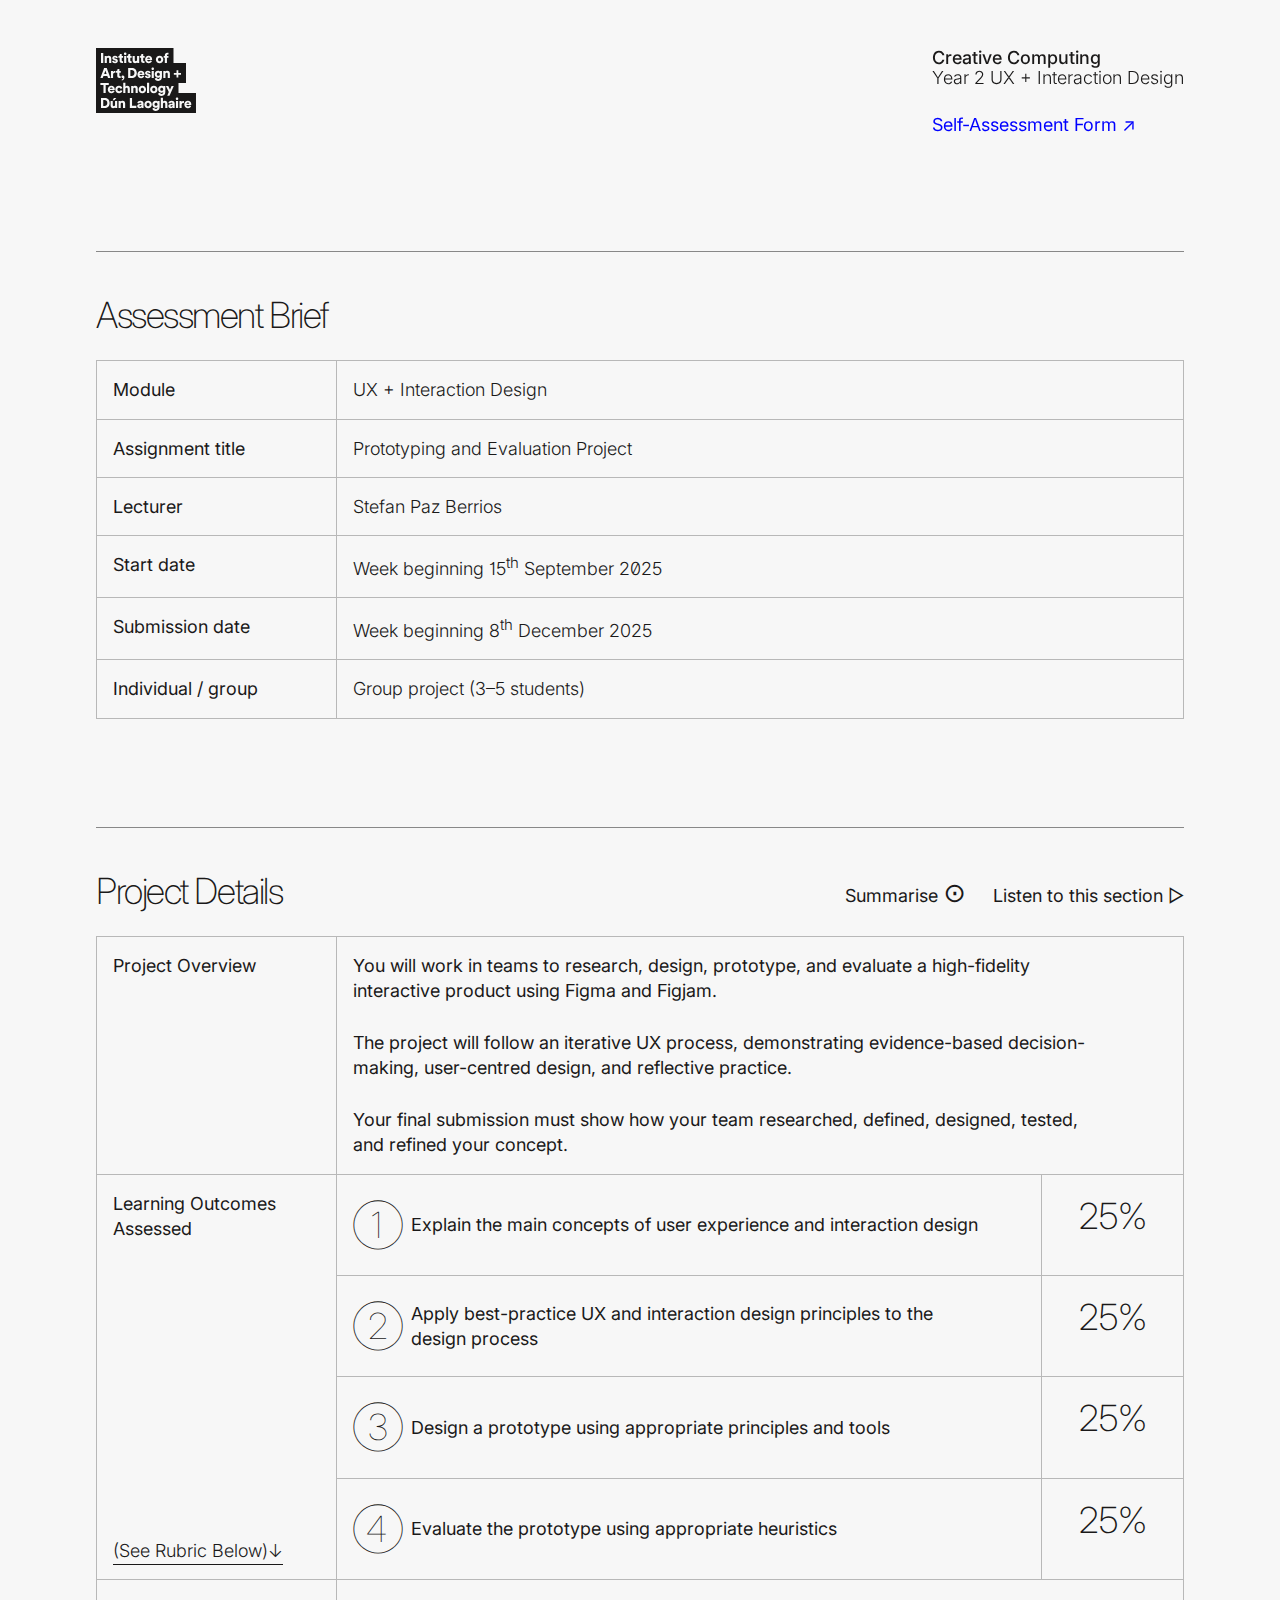
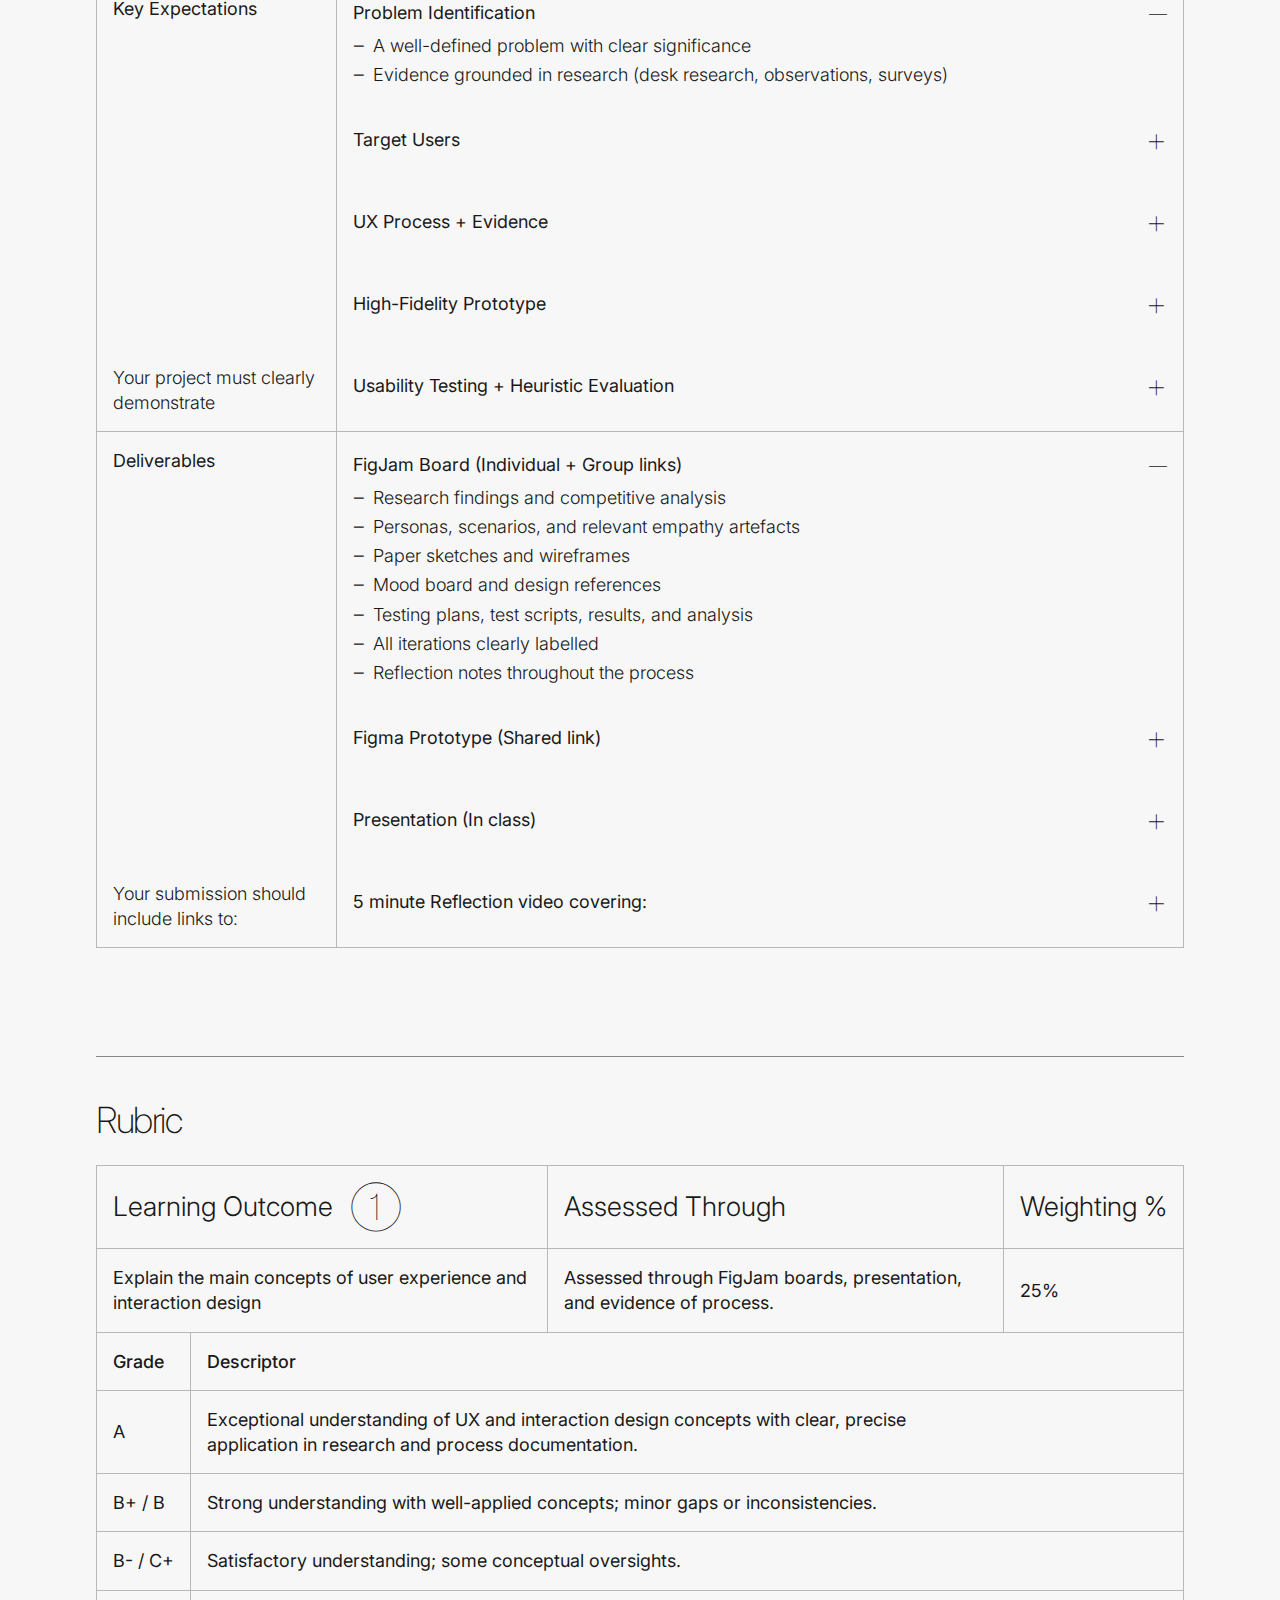
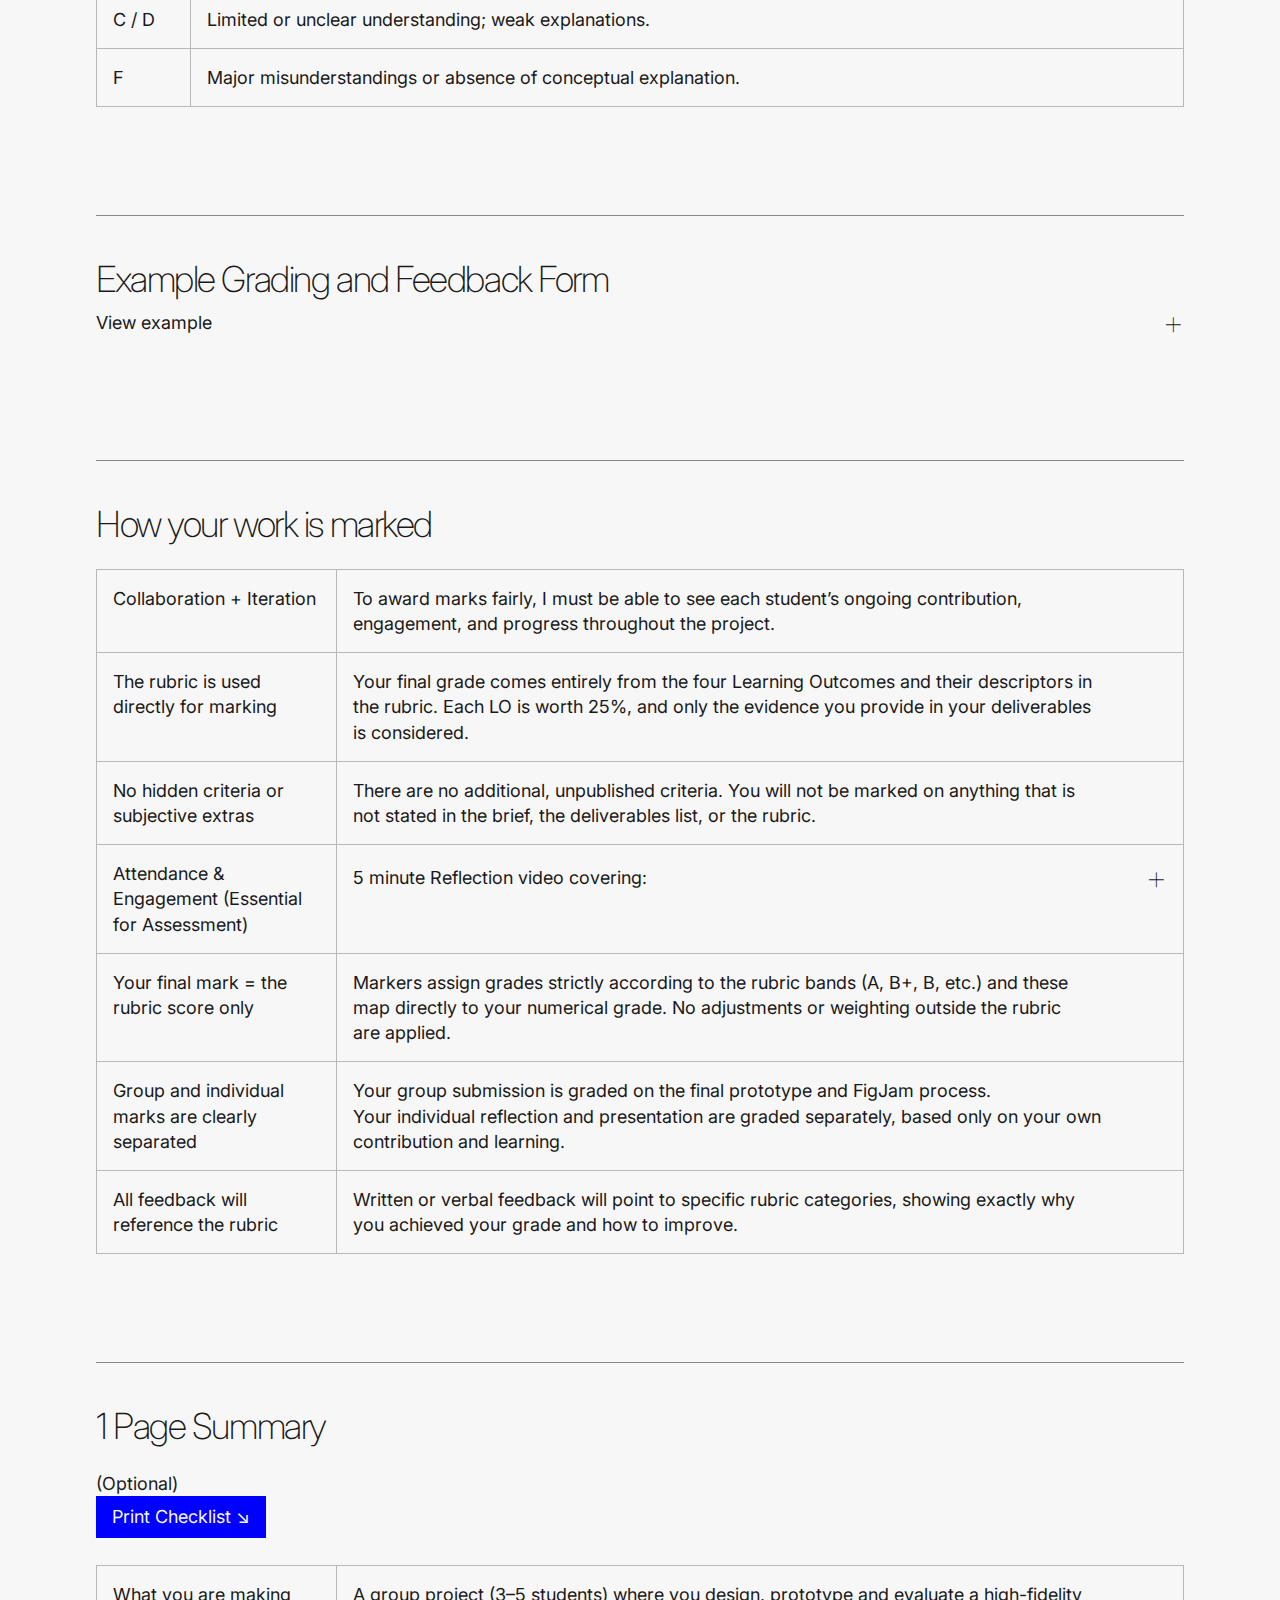
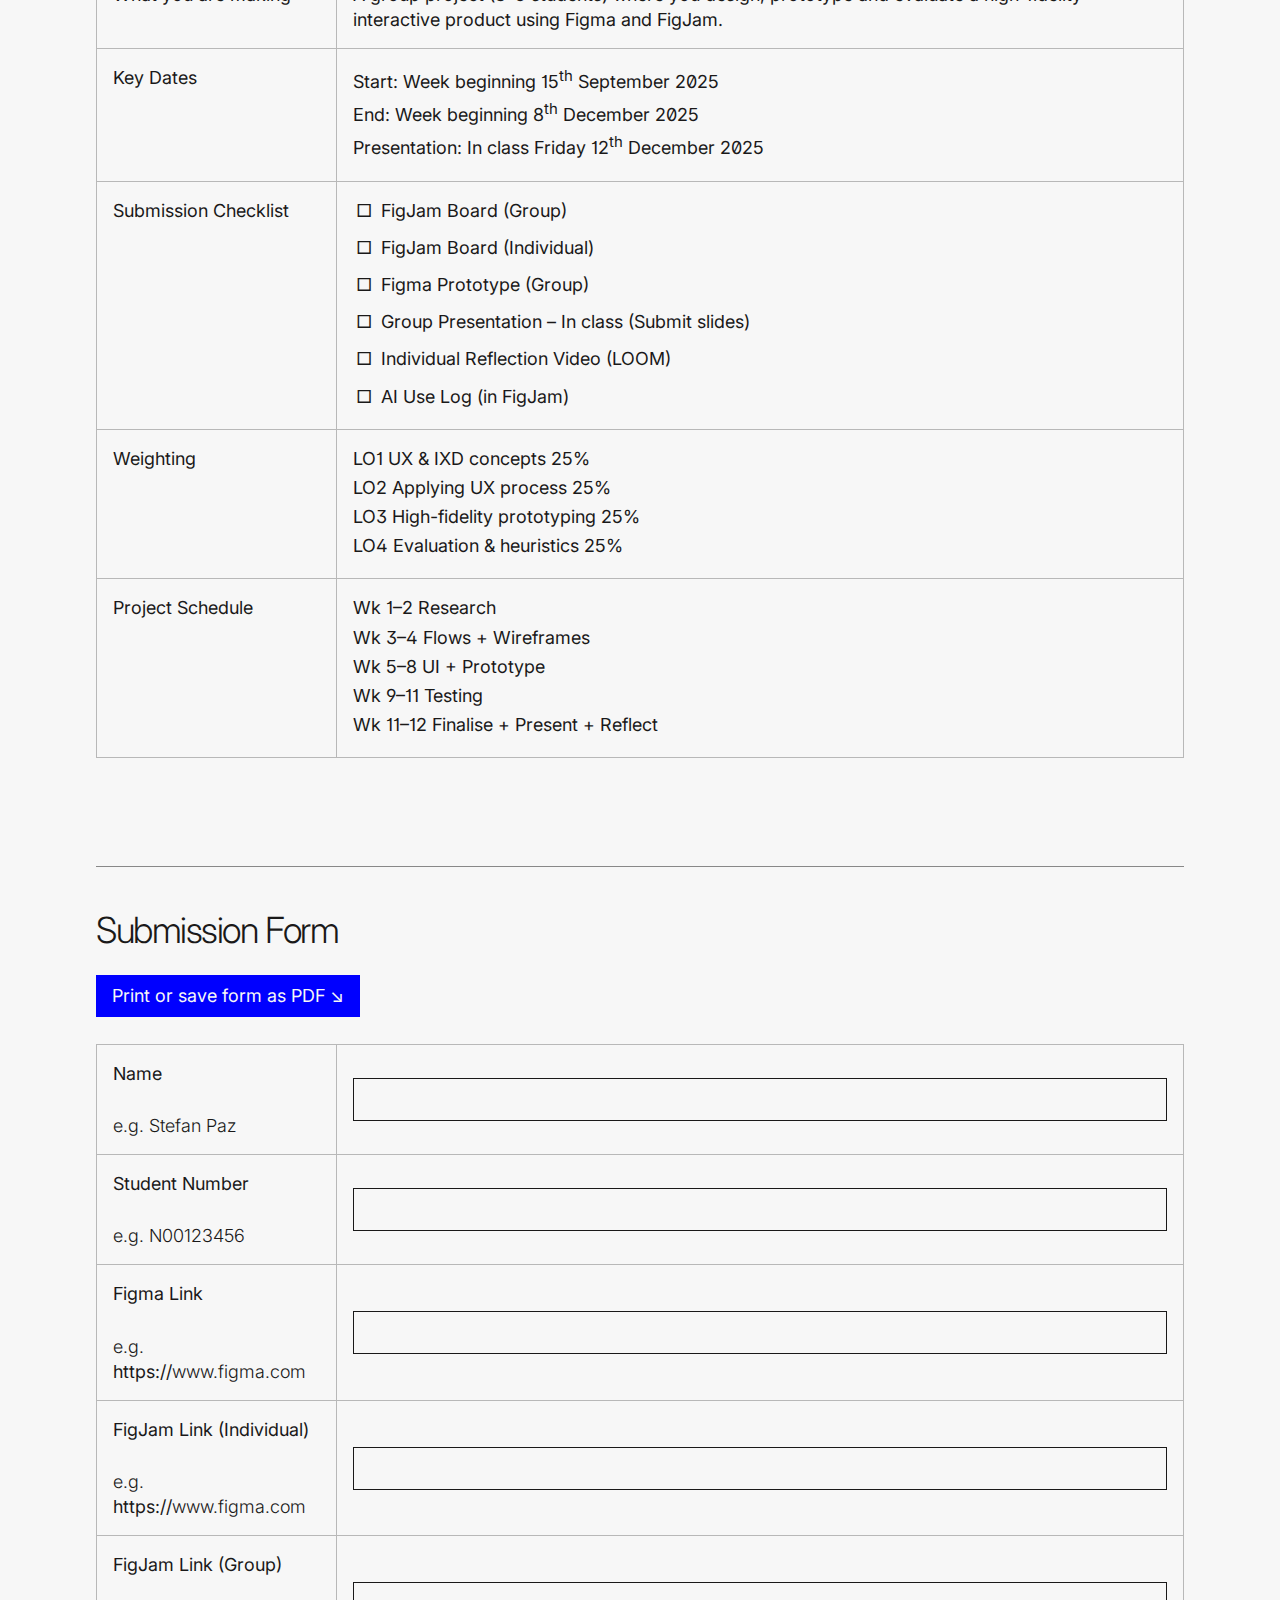
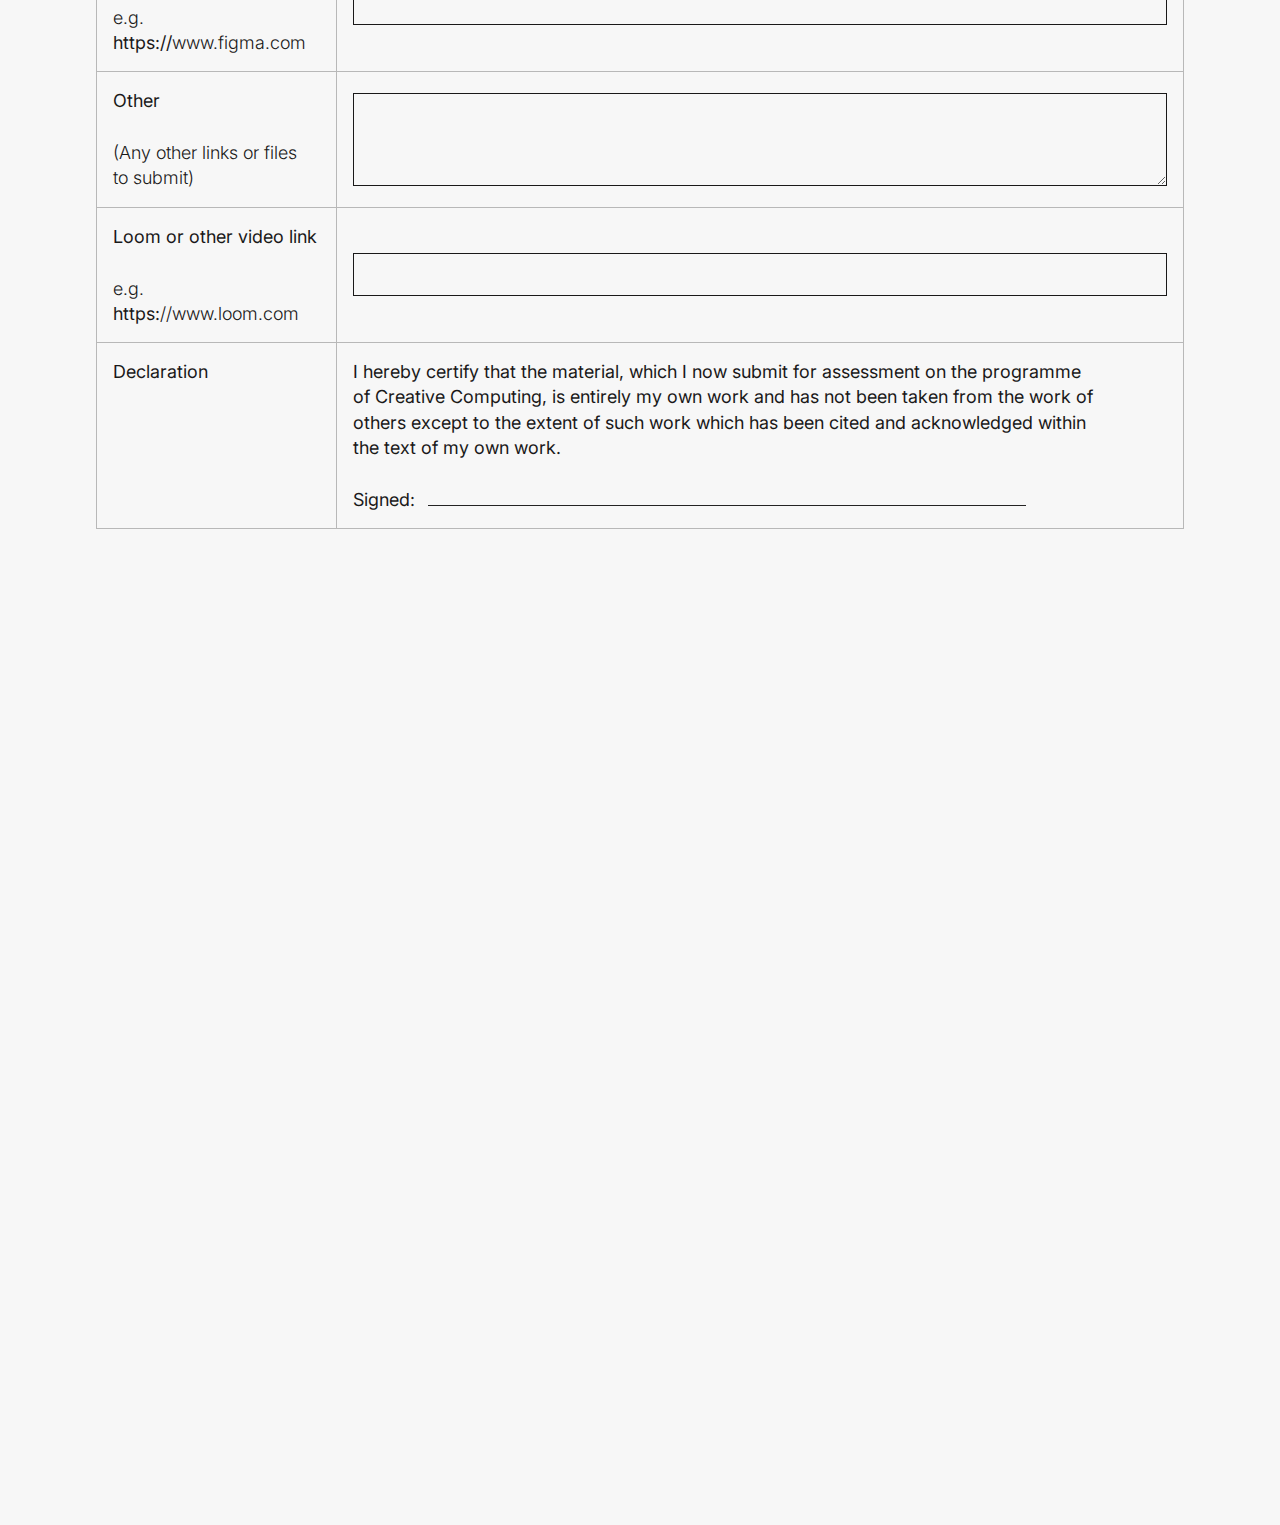
<file: index.html>
<!DOCTYPE html>
<html lang="en">
	<head>
		<meta charset="utf-8" />
		<title>UX + Interaction Design brief</title>
		<meta name="viewport" content="width=device-width, initial-scale=1" />
		<link rel="preconnect" href="https://fonts.googleapis.com" />
		<link rel="preconnect" href="https://fonts.gstatic.com" crossorigin />
		<link
			href="https://fonts.googleapis.com/css2?family=Inter:ital,wght@0,100..900;1,100..900&display=swap"
			rel="stylesheet"
		/>
		<link rel="stylesheet" href="style.css" />
	</head>

	<body class="mt-6" data-theme="light">
		<nav class="skip-links" aria-label="Skip to main content">
			<a href="#assessment-brief">Skip to brief</a>
		</nav>
		<header class="site-header">
			<div class="site-header__inner">
				<div class="site-header__logo">
					<a href="/" class="site-logo" aria-label="Home">
						<svg
							class="site-logo__svg"
							xmlns="http://www.w3.org/2000/svg"
							viewBox="35.11 30.13 226.77 147.4"
							aria-hidden="true"
							focusable="false"
						>
							<!-- BACKGROUND -->
							<path
								class="logo-bg"
								d="M222.2 132.17V109.5h17.01V64.14h-28.35V30.13H35.11v147.4h226.77v-45.36H222.2z"
							/>

							<!-- FOREGROUND -->
							<path
								class="logo-fg"
								d="M51.57 52.8V41.47h-5.12v22.67h5.12V52.8zm8.11 2.23c0-1.6 1.02-2.78 2.62-2.78 1.76 0 2.59 1.18 2.59 2.75v9.15h4.86v-9.98c0-3.49-1.79-6.33-5.79-6.33-1.63 0-3.58.74-4.45 2.24v-1.82h-4.7v15.9h4.86v-9.12Zm18.59 6.01c-1.66 0-2.43-1.06-2.49-2.14l-4.13.74c.13 1.76 1.73 4.99 6.72 4.99 4.25 0 6.33-2.65 6.33-5.37 0-2.33-1.6-4.32-4.89-4.99l-2.11-.42c-.7-.13-1.25-.51-1.25-1.18 0-.83.8-1.38 1.73-1.38 1.47 0 2.14.9 2.27 1.95l4.03-.74c-.16-1.86-1.76-4.73-6.36-4.73-3.55 0-6.11 2.37-6.11 5.28 0 2.24 1.34 4.16 4.73 4.89l1.82.42c1.18.26 1.57.74 1.57 1.31 0 .7-.61 1.38-1.86 1.38Zm10.35-1.73c0 3.17 2.01 5.12 5.31 5.12 1.54 0 2.33-.35 2.53-.45v-4.03c-.29.06-.77.16-1.28.16-1.06 0-1.76-.35-1.76-1.66V52.5h3.1v-4.25h-3.1v-4.64h-4.35v2.05c0 1.47-.8 2.59-2.46 2.59h-.8v4.25h2.81v6.81Zm12.7-13.08c1.6 0 2.88-1.28 2.88-2.85s-1.28-2.85-2.88-2.85-2.81 1.28-2.81 2.85 1.28 2.85 2.81 2.85Zm-2.39 17.91h4.86V48.25h-4.86v15.89zm9.09-4.83c0 3.17 2.01 5.12 5.31 5.12 1.54 0 2.33-.35 2.53-.45v-4.03c-.29.06-.77.16-1.28.16-1.06 0-1.76-.35-1.76-1.66V52.5h3.1v-4.25h-3.1v-4.64h-4.35v2.05c0 1.47-.8 2.59-2.46 2.59h-.8v4.25h2.81v6.81Zm16.16 5.18c1.6 0 3.42-.58 4.25-1.95 0 .42.06 1.31.13 1.6h4.67c-.03-.26-.16-1.41-.16-2.85V48.24h-4.86v9.05c0 1.6-1.02 2.72-2.65 2.72-1.73 0-2.56-1.22-2.56-2.75v-9.02h-4.86v10.04c0 3.39 2.17 6.2 6.04 6.2Zm13.21-5.18c0 3.17 2.01 5.12 5.31 5.12 1.54 0 2.33-.35 2.53-.45v-4.03c-.29.06-.77.16-1.28.16-1.06 0-1.76-.35-1.76-1.66V52.5h3.1v-4.25h-3.1v-4.64h-4.35v2.05c0 1.47-.8 2.59-2.46 2.59h-.8v4.25h2.81v6.81Zm17.33 5.31c4.03 0 6.56-2.3 7.32-5.05l-4.06-1.15c-.45 1.25-1.44 2.08-3.2 2.08-1.89 0-3.52-1.28-3.61-3.07h11.07c.03-.1.1-.83.1-1.5 0-5.12-3.04-8.16-7.96-8.16-4.13 0-7.93 3.26-7.93 8.38s3.9 8.48 8.28 8.48Zm-.28-13.02c2.3 0 3.13 1.47 3.2 2.69h-6.36c.1-1.18 1.12-2.69 3.17-2.69Zm24.89 13.02c4.77 0 8.44-3.52 8.44-8.44s-3.68-8.41-8.44-8.41-8.44 3.49-8.44 8.41 3.71 8.44 8.44 8.44Zm0-12.38c1.86 0 3.58 1.25 3.58 3.93s-1.73 3.97-3.58 3.97-3.58-1.31-3.58-3.97 1.76-3.93 3.58-3.93Zm11.81 11.9H196v-11.8h3.45v-4.09H196v-1.22c0-1.76 1.22-2.14 2.08-2.14.77 0 1.18.1 1.44.16v-3.97c-.45-.22-1.31-.35-2.3-.35-3.87 0-6.08 2.49-6.08 6.14v1.38h-2.53v4.09h2.53v11.8ZM52 132.17h5.06v-17.84h7v-4.83H45.03v4.83H52v17.84zm9.78-7.99c0 5.34 3.9 8.48 8.28 8.48 4.03 0 6.56-2.3 7.32-5.05l-4.06-1.15c-.45 1.25-1.44 2.08-3.2 2.08-1.89 0-3.52-1.28-3.61-3.07h11.07c.03-.1.1-.83.1-1.5 0-5.12-3.04-8.16-7.96-8.16-4.13 0-7.93 3.26-7.93 8.38Zm7.99-4.54c2.3 0 3.13 1.47 3.2 2.69h-6.36c.1-1.18 1.12-2.69 3.17-2.69Zm17.62 13.01c4.25 0 6.88-2.75 7.58-5.53l-4.29-1.31c-.35 1.18-1.41 2.37-3.29 2.37-2.01 0-3.71-1.41-3.71-3.93s1.63-3.97 3.65-3.97c1.89 0 2.85 1.15 3.2 2.37l4.35-1.31c-.7-2.85-3.26-5.53-7.64-5.53-4.67 0-8.38 3.49-8.38 8.44s3.81 8.41 8.54 8.41Zm24.44-.48v-9.98c0-3.49-1.86-6.33-6.01-6.33-1.41 0-3.07.45-4.06 1.44v-8.28H96.9v23.16h4.86v-9.34c.1-1.47 1.09-2.56 2.62-2.56 1.76 0 2.59 1.18 2.59 2.75v9.15h4.86Zm17.97 0v-9.98c0-3.49-1.79-6.33-5.79-6.33-1.63 0-3.58.74-4.45 2.24v-1.82h-4.7v15.9h4.86v-9.12c0-1.6 1.02-2.78 2.62-2.78 1.76 0 2.59 1.18 2.59 2.75v9.15h4.86Zm10.42.48c4.77 0 8.44-3.52 8.44-8.44s-3.68-8.41-8.44-8.41-8.44 3.49-8.44 8.41 3.71 8.44 8.44 8.44Zm0-12.37c1.86 0 3.58 1.25 3.58 3.93s-1.73 3.97-3.58 3.97-3.58-1.31-3.58-3.97 1.76-3.93 3.58-3.93Zm10.6 11.89h4.86v-23.15h-4.86v23.15zm6.99-7.96c0 4.93 3.71 8.44 8.44 8.44s8.44-3.52 8.44-8.44-3.68-8.41-8.44-8.41-8.44 3.49-8.44 8.41Zm8.45-3.93c1.86 0 3.58 1.25 3.58 3.93s-1.73 3.97-3.58 3.97-3.58-1.31-3.58-3.97 1.76-3.93 3.58-3.93Zm17.34 14.23c-1.82 0-3.1-1.12-3.42-2.65l-4.29 1.22c.45 2.85 3.36 5.66 7.93 5.66 5.95 0 8.51-3.97 8.51-8.54v-13.91h-4.64v1.7c-.45-.83-1.82-1.98-4.41-1.98-4.35 0-7.39 3.58-7.39 7.77 0 4.41 3.17 7.74 7.39 7.74 2.3 0 3.68-.93 4.25-1.79v.74c0 2.88-1.5 4.06-3.93 4.06Zm.58-7.23c-1.95 0-3.42-1.34-3.42-3.52s1.6-3.52 3.42-3.52 3.39 1.34 3.39 3.52-1.41 3.52-3.39 3.52Zm9.41-11 6.68 13.75-3.61 8.25h5.12l9.78-22h-5.15l-3.51 8.5-3.87-8.5h-5.44zM54.67 143.51h-8.22v22.68h8.19c6.84 0 11.42-4.32 11.42-11.32s-4.57-11.35-11.39-11.35Zm-.22 17.91h-2.94v-13.15h2.94c3.49 0 6.33 2.05 6.33 6.59s-2.85 6.56-6.33 6.56Zm28.7-11.13h-4.86v9.05c0 1.6-1.02 2.72-2.65 2.72-1.73 0-2.56-1.22-2.56-2.75v-9.02h-4.86v10.04c0 3.39 2.17 6.2 6.04 6.2 1.6 0 3.42-.58 4.25-1.95 0 .42.06 1.31.13 1.6h4.67c-.03-.26-.16-1.41-.16-2.85v-13.05Zm-1.98-6.71h-5.44l-2.94 4.83h3.87l4.51-4.83zm14.3 6.3c-1.63 0-3.58.74-4.45 2.24v-1.82h-4.7v15.9h4.86v-9.12c0-1.6 1.02-2.78 2.62-2.78 1.76 0 2.59 1.18 2.59 2.75v9.15h4.86v-9.98c0-3.49-1.79-6.33-5.79-6.33Zm21.41-6.37h-5.05v22.68h14.84v-4.83h-9.79v-17.85zm25.99 12.44c0-3.26-1.89-6.14-7.04-6.14-4.67 0-6.78 3.01-6.97 5.28l4.22.86c.1-1.18 1.02-2.33 2.72-2.33 1.54 0 2.33.8 2.33 1.73 0 .54-.29.96-1.15 1.09l-3.74.58c-2.62.38-4.7 1.98-4.7 4.8 0 2.53 2.01 4.83 5.5 4.83 2.11 0 3.65-.9 4.48-2.24 0 1.09.13 1.66.16 1.79h4.38c-.03-.16-.19-1.22-.19-2.46v-7.77Zm-4.74 4c0 2.46-1.47 3.17-2.91 3.17-1.34 0-1.89-.8-1.89-1.63 0-1.12.77-1.6 1.79-1.76l3.01-.48v.7Zm15.13-10.14c-4.73 0-8.44 3.49-8.44 8.41s3.71 8.44 8.44 8.44 8.44-3.52 8.44-8.44-3.68-8.41-8.44-8.41Zm0 12.38c-1.82 0-3.58-1.31-3.58-3.97s1.76-3.93 3.58-3.93 3.58 1.25 3.58 3.93-1.73 3.97-3.58 3.97Zm21.44-10.2c-.45-.83-1.82-1.98-4.41-1.98-4.35 0-7.39 3.58-7.39 7.77 0 4.41 3.17 7.74 7.39 7.74 2.3 0 3.68-.93 4.25-1.79v.74c0 2.88-1.5 4.06-3.93 4.06-1.82 0-3.1-1.12-3.42-2.65l-4.29 1.22c.45 2.85 3.36 5.66 7.93 5.66 5.95 0 8.51-3.97 8.51-8.54v-13.91h-4.64v1.7Zm-3.52 9.31c-1.95 0-3.42-1.34-3.42-3.52s1.6-3.52 3.42-3.52 3.39 1.34 3.39 3.52-1.41 3.52-3.39 3.52Zm19.83-11.42c-1.41 0-3.07.45-4.06 1.44v-8.28h-4.86v23.16h4.86v-9.34c.1-1.47 1.09-2.56 2.62-2.56 1.76 0 2.59 1.18 2.59 2.75v9.15h4.86v-9.98c0-3.49-1.86-6.33-6.01-6.33Zm22.46 6.07c0-3.26-1.89-6.14-7.04-6.14-4.67 0-6.78 3.01-6.97 5.28l4.22.86c.1-1.18 1.02-2.33 2.72-2.33 1.54 0 2.33.8 2.33 1.73 0 .54-.29.96-1.15 1.09l-3.74.58c-2.62.38-4.7 1.98-4.7 4.8 0 2.53 2.01 4.83 5.5 4.83 2.11 0 3.65-.9 4.48-2.24 0 1.09.13 1.66.16 1.79h4.38c-.03-.16-.19-1.22-.19-2.46v-7.77Zm-4.74 4c0 2.46-1.47 3.17-2.91 3.17-1.34 0-1.89-.8-1.89-1.63 0-1.12.77-1.6 1.79-1.76l3.01-.48v.7Zm7.74 6.24h4.86v-15.9h-4.86v15.9zm2.4-23.6c-1.54 0-2.81 1.28-2.81 2.85s1.28 2.85 2.81 2.85 2.88-1.28 2.88-2.85-1.28-2.85-2.88-2.85Zm10.27 9.85v-2.14h-4.7v15.9h4.86v-6.94c0-3.17 1.76-4.32 3.71-4.32.48 0 .99.03 1.54.16v-4.8c-.32-.1-.8-.16-1.28-.16-1.28 0-3.29.51-4.13 2.3Zm22.13 5.53c0-5.12-3.04-8.16-7.96-8.16-4.13 0-7.93 3.26-7.93 8.38s3.9 8.48 8.28 8.48c4.03 0 6.56-2.3 7.32-5.05l-4.06-1.15c-.45 1.25-1.44 2.08-3.2 2.08-1.89 0-3.52-1.28-3.61-3.07h11.07c.03-.1.1-.83.1-1.5Zm-11.06-1.63c.1-1.18 1.12-2.69 3.17-2.69 2.3 0 3.13 1.47 3.2 2.69h-6.36ZM108.02 98.16h8.19c6.84 0 11.42-4.32 11.42-11.32s-4.57-11.35-11.39-11.35h-8.22v22.68Zm5.06-17.91h2.94c3.49 0 6.33 2.05 6.33 6.59s-2.85 6.56-6.33 6.56h-2.94V80.25Zm24.27 18.39c4.03 0 6.56-2.3 7.32-5.05l-4.06-1.15c-.45 1.25-1.44 2.08-3.2 2.08-1.89 0-3.52-1.28-3.61-3.07h11.07c.03-.1.1-.83.1-1.5 0-5.12-3.04-8.16-7.96-8.16-4.13 0-7.93 3.26-7.93 8.38s3.9 8.48 8.28 8.48Zm-.29-13.02c2.3 0 3.13 1.47 3.2 2.69h-6.36c.1-1.18 1.12-2.69 3.17-2.69Zm15.63 9.44c-1.66 0-2.43-1.06-2.49-2.14l-4.13.74c.13 1.76 1.73 4.99 6.72 4.99 4.25 0 6.33-2.65 6.33-5.37 0-2.33-1.6-4.32-4.89-4.99l-2.11-.42c-.7-.13-1.25-.51-1.25-1.18 0-.83.8-1.38 1.73-1.38 1.47 0 2.14.9 2.27 1.95l4.03-.74c-.16-1.86-1.76-4.73-6.36-4.73-3.55 0-6.11 2.37-6.11 5.28 0 2.24 1.34 4.16 4.73 4.89l1.82.42c1.18.26 1.57.74 1.57 1.31 0 .7-.61 1.38-1.86 1.38Zm13.53-12.8h-4.87v15.9h4.87v-15.9zm-5.28-4.86c0 1.57 1.28 2.85 2.81 2.85s2.88-1.28 2.88-2.85-1.28-2.85-2.88-2.85-2.81 1.28-2.81 2.85Zm15.03 23.09c-1.82 0-3.1-1.12-3.42-2.65l-4.29 1.22c.45 2.85 3.36 5.66 7.93 5.66 5.95 0 8.51-3.97 8.51-8.54V82.27h-4.64v1.7c-.45-.83-1.82-1.98-4.41-1.98-4.35 0-7.39 3.58-7.39 7.77 0 4.41 3.17 7.74 7.39 7.74 2.3 0 3.68-.93 4.25-1.79v.74c0 2.88-1.5 4.06-3.93 4.06Zm.58-7.23c-1.95 0-3.42-1.34-3.42-3.52s1.6-3.52 3.42-3.52 3.39 1.34 3.39 3.52-1.41 3.52-3.39 3.52Zm15.91-9.18v-1.82h-4.7v15.9h4.86v-9.12c0-1.6 1.02-2.78 2.62-2.78 1.76 0 2.59 1.18 2.59 2.75v9.15h4.86v-9.98c0-3.49-1.79-6.33-5.79-6.33-1.63 0-3.58.74-4.45 2.24Zm35.41 2.56h-6.05v-6.23h-4.09v6.23h-6.08v3.97h6.08v6.24h4.09v-6.24h6.05v-3.97zM92.9 95.34c0 1.6 1.12 2.88 2.88 2.88.38 0 .74-.1.9-.22-.06 1.92-1.82 3.2-3.2 3.45v2.27c2.56-.29 6.08-2.4 6.08-7.36 0-2.11-1.22-4-3.45-4-1.82 0-3.2 1.28-3.2 2.97Zm-40.93-1.79h8.76l1.63 4.61h5.5l-8.44-22.68h-5.85l-8.54 22.68h5.31l1.63-4.61Zm4.45-12.44 2.72 7.84h-5.5l2.78-7.84Zm27.34-3.49v2.05c0 1.47-.8 2.59-2.46 2.59h-.8v4.25h2.81v6.81c0 3.17 2.01 5.12 5.31 5.12 1.54 0 2.33-.35 2.53-.45v-4.03c-.29.06-.77.16-1.28.16-1.06 0-1.76-.35-1.76-1.66v-5.95h3.1v-4.25h-3.1v-4.64h-4.35Zm-14.77 4.66v15.88h4.85v-7.31c0-3.2 1.77-4.33 3.72-4.33h1.6v-4.26h-1.34c-1.3 0-3.29.36-4.11 2.14v-2.12h-4.72Z"
							/>
						</svg>
					</a>
				</div>

				<div class="site-header__meta">
					<p class="medium">Creative Computing</p>
					<p class="light">Year 2 UX + Interaction Design</p>
					<div class="mt-3">
						<a
							href="self-assessment.html"
							class="emphasis"
							target="_blank"
							rel="noopener"
						>
							Self-Assessment Form ↗
						</a>
					</div>
				</div>
			</div>
		</header>

		<main class="pt-xxl" id="main-content">
			<!-- Assessment brief label + module details section -->
			<div class="page flow">
				<section
					id="assessment-brief"
					aria-labelledby="assessment-brief-heading"
				>
					<hr class="hr-dark" />
					<div class="first-section">
						<h1 id="assessment-brief-heading" class="extra-light">
							Assessment Brief
						</h1>

						<dl
							class="brief-grid mt-3"
							aria-label="Module and assignment details"
						>
							<div class="brief-grid__row">
								<dt class="regular">Module</dt>
								<dd class="light">UX + Interaction Design</dd>
							</div>

							<div class="brief-grid__row">
								<dt class="regular">Assignment title</dt>
								<dd class="light">Prototyping and Evaluation Project</dd>
							</div>

							<div class="brief-grid__row">
								<dt class="regular">Lecturer</dt>
								<dd class="light">Stefan Paz Berrios</dd>
							</div>

							<div class="brief-grid__row">
								<dt class="regular">Start date</dt>
								<dd class="light numeric-alt">
									Week beginning 15<sup>th</sup> September 2025
								</dd>
							</div>

							<div class="brief-grid__row">
								<dt class="regular">Submission date</dt>
								<dd class="light">
									Week beginning 8<sup>th</sup> December 2025
								</dd>
							</div>

							<div class="brief-grid__row">
								<dt class="regular">Individual / group</dt>
								<dd class="light">Group project (3–5 students)</dd>
							</div>
						</dl>
					</div>
				</section>
				<section id="project-overview " class="section">
					<hr class="hr-dark" />
					<div class="actions-bar">
						<h2 id="project-overview-heading" class="extra-light">
							Project Details
						</h2>
						<div class="actions-bar-buttons">
							<div class="summarise-control" data-state="collapsed">
								<button
									class="summarise-btn"
									aria-pressed="false"
									aria-expanded="false"
								>
									Summarise <span class="icon">⊙</span>
								</button>
							</div>
							<div class="listen-control" data-state="idle">
								<button class="listen-play" aria-pressed="false">
									Listen to this section <span class="icon">▷</span>
								</button>

								<button class="listen-stop" hidden>
									<span class="icon">□</span> Stop
								</button>
							</div>
						</div>
					</div>
					<div class="brief-container mt-3">
						<div class="brief-grid__row">
							<div class="grid-row__label">
								<p class="regular">Project Overview</p>
							</div>
							<div class="grid-row__content">
								<div class="full-content flow regular">
									<p>
										You will work in teams to research, design, prototype, and
										evaluate a high-fidelity interactive product using Figma and
										Figjam.
									</p>
									<p>
										The project will follow an iterative UX process,
										demonstrating evidence-based decision-making, user-centred
										design, and reflective practice.
									</p>
									<p>
										Your final submission must show how your team researched,
										defined, designed, tested, and refined your concept.
									</p>
								</div>

								<div class="summary-panel flow" hidden>
									<p>
										<span class="medium">🕵🏻‍♂️ What Stefan is looking for:</span>
										<br />
										Clear UX thinking: how my research shaped decisions, how the
										design changed, and what testing revealed.
									</p>

									<p>
										<span class="medium">🧑‍💻 What I have to do:</span><br />
										Show my UX journey. Present my research, problem definition,
										ideas, prototype, tests, and improvements so it is easy to
										understand how I reached the final concept.
									</p>
								</div>
							</div>
						</div>
					</div>
				</section>

				<section id="learning-outcomes" class="section__embed">
					<div
						class="brief-container"
						aria-labelledby="learning-outcomes-heading"
					>
						<div class="lo-grid">
							<div class="lo-grid__label stack">
								<p class="regular">Learning Outcomes Assessed</p>
								<p class="font-sm light">
									<a href="#rubric">(See Rubric Below)↓</a>
								</p>
							</div>

							<div class="lo-grid__desc">
								<p>
									Explain the main concepts of user experience and interaction
									design
								</p>
							</div>
							<div class="lo-grid__weight">
								<p>25%</p>
							</div>

							<div class="lo-grid__desc">
								<p>
									Apply best-practice UX and interaction design principles to
									the design process
								</p>
							</div>
							<div class="lo-grid__weight">
								<p>25%</p>
							</div>

							<div class="lo-grid__desc">
								<p>Design a prototype using appropriate principles and tools</p>
							</div>
							<div class="lo-grid__weight">
								<p>25%</p>
							</div>

							<div class="lo-grid__desc">
								<p>Evaluate the prototype using appropriate heuristics</p>
							</div>
							<div class="lo-grid__weight">
								<p>25%</p>
							</div>
						</div>
					</div>
				</section>
				<section id="expetations" class="section__embed">
					<div class="brief-container">
						<div class="brief-grid__row">
							<div class="grid-row__label stack">
								<p class="regular">Key Expectations</p>
								<p class="font-sm light">
									Your project must clearly demonstrate
								</p>
							</div>
							<div class="grid-row__content flow">
								<details class="accordion" open>
									<summary class="emphasis">Problem Identification</summary>
									<div class="accordion__content">
										<ul>
											<li>A well-defined problem with clear significance</li>
											<li>
												Evidence grounded in research (desk research,
												observations, surveys)
											</li>
										</ul>
									</div>
								</details>
								<details class="accordion" closed>
									<summary class="emphasis">Target Users</summary>
									<div class="accordion__content">
										<ul>
											<li>Clear primary user group or groups</li>
											<li>Empathy artefacts (personas, scenarios, journeys)</li>
										</ul>
									</div>
								</details>
								<details class="accordion" closed>
									<summary class="emphasis">UX Process + Evidence</summary>
									<div class="accordion__content">
										<ul>
											<li>
												Transparent documentation of decisions and iterations
											</li>
											<li>
												User flows, IA diagrams, wireframes, mid-fidelity
												screens
											</li>
										</ul>
									</div>
								</details>
								<details class="accordion" closed>
									<summary class="emphasis">High-Fidelity Prototype</summary>
									<div class="accordion__content">
										<ul>
											<li>Built in Figma, fully interactive</li>
											<li>
												Reflects UX best practice and accessibility
												considerations
											</li>
										</ul>
									</div>
								</details>
								<details class="accordion" closed>
									<summary class="emphasis">
										Usability Testing + Heuristic Evaluation
									</summary>
									<div class="accordion__content">
										<ul>
											<li>Conducted at various stages</li>
											<li>Findings clearly documented</li>
											<li>
												Demonstrates meaningful improvements across iterations
											</li>
										</ul>
									</div>
								</details>
							</div>
						</div>
					</div>
				</section>
				<section id="deliverables" class="section__embed">
					<div class="brief-container">
						<div class="brief-grid__row">
							<div class="grid-row__label stack">
								<p class="regular">Deliverables</p>
								<p class="font-sm light">
									Your submission should include links to:
								</p>
							</div>
							<div class="grid-row__content flow">
								<details class="accordion" open>
									<summary class="emphasis">
										FigJam Board (Individual + Group links)
									</summary>
									<div class="accordion__content">
										<ul>
											<li>Research findings and competitive analysis</li>
											<li>
												Personas, scenarios, and relevant empathy artefacts
											</li>
											<li>Paper sketches and wireframes</li>
											<li>Mood board and design references</li>
											<li>
												Testing plans, test scripts, results, and analysis
											</li>
											<li>All iterations clearly labelled</li>
											<li>Reflection notes throughout the process</li>
										</ul>
									</div>
								</details>
								<details class="accordion" closed>
									<summary class="emphasis">
										Figma Prototype (Shared link)
									</summary>
									<div class="accordion__content">
										<ul>
											<li>High-fidelity version</li>
											<li>All screens named and organised</li>
										</ul>
									</div>
								</details>
								<details class="accordion" closed>
									<summary class="emphasis">Presentation (In class)</summary>
									<div class="accordion__content">
										<ul>
											<li>Problem definition and research</li>
											<li>Design rationale</li>
											<li>Iterations and user-testing findings</li>
											<li>Demonstration of the final prototype</li>
											<li>Reflection on teamwork and process</li>
										</ul>
									</div>
								</details>
								<details class="accordion" closed>
									<summary class="emphasis">
										5 minute Reflection video covering:
									</summary>
									<div class="accordion__content">
										<ul>
											<li>Your contribution</li>
											<li>What you learned</li>
											<li>Challenges and solutions</li>
											<li>How you used feedback to improve the work</li>
										</ul>
									</div>
								</details>
							</div>
						</div>
					</div>
				</section>

				<section id="rubric" class="section" aria-labelledby="rubric-heading">
					<hr class="hr-dark" />
					<h2 id="rubric-heading" class="extra-light">Rubric</h2>

					<div class="rubric-lo-block mt-3">
						<table
							class="rubric-lo-table"
							aria-label="Learning Outcome 1 criteria"
						>
							<thead>
								<tr>
									<th scope="col" class="rubric rubric-lo-title">
										Learning Outcome
									</th>
									<th scope="col" class="rubric">Assessed Through</th>
									<th scope="col" class="rubric">Weighting %</th>
								</tr>
							</thead>

							<tbody>
								<tr>
									<td data-label="Learning Outcome">
										Explain the main concepts of user experience and interaction
										design
									</td>
									<td data-label="Assessed Through">
										Assessed through FigJam boards, presentation, and evidence
										of process.
									</td>
									<td data-label="Weighting %">25%</td>
								</tr>
							</tbody>
						</table>

						<!-- TABLE 2: Grade Descriptors -->
						<table
							class="rubric-grade-table"
							aria-label="Grade descriptors for Learning Outcome 1"
						>
							<thead>
								<tr>
									<th scope="col" class="medium">Grade</th>
									<th scope="col" class="medium">Descriptor</th>
								</tr>
							</thead>

							<tbody>
								<tr>
									<td>A</td>
									<td>
										<p>
											Exceptional understanding of UX and interaction design
											concepts with clear, precise application in research and
											process documentation.
										</p>
									</td>
								</tr>

								<tr>
									<td>B+ / B</td>
									<td>
										Strong understanding with well-applied concepts; minor gaps
										or inconsistencies.
									</td>
								</tr>

								<tr>
									<td>B- / C+</td>
									<td>
										Satisfactory understanding; some conceptual oversights.
									</td>
								</tr>

								<tr>
									<td>C / D</td>
									<td>Limited or unclear understanding; weak explanations.</td>
								</tr>

								<tr>
									<td>F</td>
									<td>
										Major misunderstandings or absence of conceptual
										explanation.
									</td>
								</tr>
							</tbody>
						</table>
					</div>
					<!-- END OF LO BLOCK -->
				</section>

				<section
					id="example-feedback"
					class="section"
					aria-labelledby="example-feedback-heading"
				>
					<hr class="hr-dark" />
					<h2 id="example-feedback-heading" class="extra-light">
						Example Grading and Feedback Form
					</h2>

					<details
						class="accordion"
						aria-describedby="example-feedback-intro example-feedback-hint"
					>
						<summary class="emphasis">View example</summary>

						<div class="accordion__content example-feedback__body">
							<p id="example-feedback-hint" class="visually-hidden">
								The image below is a thumbnail preview. Use the link after the
								image to download a full accessible PDF version.
							</p>

							<figure class="example-feedback__figure">
								<picture>
									<source
										srcset="/example_grading_sheet.webp"
										type="image/webp"
									/>
									<source srcset="/example_grading_sheet.png" />
									<img
										src="/example_grading_sheet.png"
										width="1200"
										height="1800"
										alt="Preview of the grading and feedback form layout showing rubric-aligned criteria, grade bands, and feedback areas."
										class="example-thumbnail"
									/>
								</picture>

								<figcaption>
									<p class="asterix mt-3">
										<span class="case-alt">*</span>Preview only.
									</p>
									<p>The PDF download below contains the full example.</p>
								</figcaption>
							</figure>

							<p>
								<a
									href="/example_grading_sheet.pdf"
									class="emphasis"
									target="_blank"
									rel="noopener"
								>
									Download example grading and feedback form (PDF) ↗
								</a>
							</p>
						</div>
					</details>
				</section>
				<section id="marks" class="section">
					<hr class="hr-dark" />
					<h2 id="marks-heading" class="extra-light">
						How your work is marked
					</h2>
					<div class="brief-container mt-3">
						<div class="brief-grid__row">
							<div class="grid-row__label">
								<p>Collaboration + Iteration</p>
							</div>
							<div class="grid-row__content">
								<p>
									To award marks fairly, I must be able to see each student’s
									ongoing contribution, engagement, and progress throughout the
									project.
								</p>
							</div>
						</div>
						<div class="brief-grid__row">
							<div class="grid-row__label">
								<p>The rubric is used directly for marking</p>
							</div>
							<div class="grid-row__content">
								<p>
									Your final grade comes entirely from the four Learning
									Outcomes and their descriptors in the rubric. Each LO is worth
									25%, and only the evidence you provide in your deliverables is
									considered.
								</p>
							</div>
						</div>
						<div class="brief-grid__row">
							<div class="grid-row__label">
								<p>No hidden criteria or subjective extras</p>
							</div>
							<div class="grid-row__content">
								<p>
									There are no additional, unpublished criteria. You will not be
									marked on anything that is not stated in the brief, the
									deliverables list, or the rubric.
								</p>
							</div>
						</div>
						<div class="brief-grid__row">
							<div class="grid-row__label">
								<p>Attendance & Engagement (Essential for Assessment)</p>
							</div>
							<div class="grid-row__content">
								<details class="accordion flow">
									<summary class="emphasis">
										5 minute Reflection video covering:
									</summary>
									<div class="accordion__content">
										<ul>
											<li>
												Attendance is not graded, but it is required to generate
												the evidence needed for marking.
											</li>
											<li>
												If you do not attend or engage, I may not have enough
												evidence of your contribution to award a grade.
											</li>
											<li>
												Students who participate regularly will naturally have
												clearer, stronger evidence of progress, which is
												reflected in their marks.
											</li>
											<li>
												Each student must ensure their individual contribution
												is visible in FigJam, prototype work, communication, and
												the reflection video.
											</li>
										</ul>
									</div>
								</details>
							</div>
						</div>
						<div class="brief-grid__row">
							<div class="grid-row__label">
								<p class="emphasis">Your final mark = the rubric score only</p>
							</div>
							<div class="grid-row__content">
								<p>
									Markers assign grades strictly according to the rubric bands
									(A, B+, B, etc.) and these map directly to your numerical
									grade. No adjustments or weighting outside the rubric are
									applied.
								</p>
							</div>
						</div>
						<div class="brief-grid__row">
							<div class="grid-row__label">
								<p class="emphasis">
									Group and individual marks are clearly separated
								</p>
							</div>
							<div class="grid-row__content">
								<p>
									Your group submission is graded on the final prototype and
									FigJam process.
								</p>
								<p>
									Your individual reflection and presentation are graded
									separately, based only on your own contribution and learning.
								</p>
							</div>
						</div>
						<div class="brief-grid__row">
							<div class="grid-row__label">
								<p>All feedback will reference the rubric</p>
							</div>
							<div class="grid-row__content">
								<p>
									Written or verbal feedback will point to specific rubric
									categories, showing exactly why you achieved your grade and
									how to improve.
								</p>
							</div>
						</div>
					</div>
				</section>
				<section id="summary" class="section">
					<hr class="hr-dark" />
					<h2 id="summary-heading" class="extra-light">1 Page Summary</h2>

					<div class="submission-actions mt-3">
						<p>(Optional)</p>
						<button type="button" class="button" onclick="window.print()">
							Print Checklist ↘
						</button>
					</div>
					<div class="brief-container mt-3">
						<div class="brief-grid__row">
							<div class="grid-row__label">
								<p>What you are making</p>
							</div>
							<div class="grid-row__content">
								<p>
									A group project (3–5 students) where you design, prototype and
									evaluate a high-fidelity interactive product using Figma and
									FigJam.
								</p>
							</div>
						</div>
						<div class="brief-grid__row">
							<div class="grid-row__label">
								<p>Key Dates</p>
							</div>
							<div class="grid-row__content">
								<ul role="list" aria-label="Submission requirements">
									<li class="numeric-alt">
										<span class="emphasis">Start:</span> Week beginning 15<sup
											>th</sup
										>
										September 2025
									</li>
									<li class="numeric-alt">
										<span class="emphasis">End:</span> Week beginning 8<sup
											>th</sup
										>
										December 2025
									</li>
									<li class="numeric-alt">
										<span class="emphasis">Presentation:</span> In class Friday
										12<sup>th</sup>
										December 2025
									</li>
								</ul>
							</div>
						</div>
						<div class="brief-grid__row">
							<div class="grid-row__label">
								<p>Submission Checklist</p>
							</div>
							<div class="grid-row__content">
								<ul
									class="submission-checklist"
									role="list"
									aria-label="Submission checklist (for your own use)"
								>
									<li class="submission-checklist__item">
										<label class="submission-checklist__label">
											<input
												type="checkbox"
												class="submission-checklist__checkbox"
												name="submit-figjam-group"
											/>
											<span class="submission-checklist__text">
												FigJam Board (Group)
											</span>
										</label>
									</li>

									<li class="submission-checklist__item">
										<label class="submission-checklist__label">
											<input
												type="checkbox"
												class="submission-checklist__checkbox"
												name="submit-figjam-individual"
											/>
											<span class="submission-checklist__text">
												FigJam Board (Individual)
											</span>
										</label>
									</li>

									<li class="submission-checklist__item">
										<label class="submission-checklist__label">
											<input
												type="checkbox"
												class="submission-checklist__checkbox"
												name="submit-figma-prototype"
											/>
											<span class="submission-checklist__text">
												Figma Prototype (Group)
											</span>
										</label>
									</li>

									<li class="submission-checklist__item">
										<label class="submission-checklist__label">
											<input
												type="checkbox"
												class="submission-checklist__checkbox"
												name="submit-presentation"
											/>
											<span class="submission-checklist__text">
												Group Presentation – In class (Submit slides)
											</span>
										</label>
									</li>

									<li class="submission-checklist__item">
										<label class="submission-checklist__label">
											<input
												type="checkbox"
												class="submission-checklist__checkbox"
												name="submit-reflection"
											/>
											<span class="submission-checklist__text">
												Individual Reflection Video (LOOM)
											</span>
										</label>
									</li>

									<li class="submission-checklist__item">
										<label class="submission-checklist__label">
											<input
												type="checkbox"
												class="submission-checklist__checkbox"
												name="submit-ai-log"
											/>
											<span class="submission-checklist__text">
												AI Use Log (in FigJam)
											</span>
										</label>
									</li>
								</ul>
							</div>
						</div>
						<div class="brief-grid__row">
							<div class="grid-row__label">
								<p>Weighting</p>
							</div>
							<div class="grid-row__content">
								<ul role="list" aria-label="Submission requirements">
									<li class="numeric-alt">LO1 UX & IXD concepts 25%</li>
									<li class="numeric-alt">LO2 Applying UX process 25%</li>
									<li class="numeric-alt">LO3 High-fidelity prototyping 25%</li>
									<li class="numeric-alt">LO4 Evaluation & heuristics 25%</li>
								</ul>
							</div>
						</div>
						<div class="brief-grid__row">
							<div class="grid-row__label">
								<p>Project Schedule</p>
							</div>
							<div class="grid-row__content">
								<ul role="list" aria-label="Submission requirements">
									<li class="numeric-alt">Wk 1–2 Research</li>
									<li class="numeric-alt">Wk 3–4 Flows + Wireframes</li>
									<li class="numeric-alt">Wk 5–8 UI + Prototype</li>
									<li class="numeric-alt">Wk 9–11 Testing</li>
									<li class="numeric-alt">
										Wk 11–12 Finalise + Present + Reflect
									</li>
								</ul>
							</div>
						</div>
					</div>
				</section>

				<section
					id="submission-form"
					class="section"
					aria-labelledby="submission-form-heading"
				>
					<hr class="hr-dark" />
					<header class="submission__head">
						<h2 id="submission-form-heading" class="light">Submission Form</h2>
						<div class="submission-actions mt-3">
							<button type="button" class="button" onclick="window.print()">
								Print or save form as PDF ↘
							</button>
						</div>
					</header>

					<div class="brief-container mt-3">
						<form
							aria-describedby="submission-form-help submission-form-format"
						>
							<!-- <aside class="visually-hidden">
							<p id="submission-form-help">
								Fill in this form, then use the print button to save it as a PDF
								or print and sign. All link fields are required.
							</p>
							<p id="submission-form-format">
								Links must start with http or https.
							</p>
						</aside> -->
							<div class="brief-grid__row">
								<div class="grid-row__label stack">
									<label for="student-name">Name</label>
									<p class="light">e.g. Stefan Paz</p>
								</div>
								<div class="grid-row__content center">
									<input
										id="student-name"
										name="student-name"
										type="text"
										autocomplete="name"
										class="submission-input"
										required
									/>
								</div>
							</div>

							<div class="brief-grid__row">
								<div class="grid-row__label stack">
									<label for="student-number">Student Number</label>
									<p class="light">e.g. N00123456</p>
								</div>
								<div class="grid-row__content center">
									<input
										id="student-number"
										name="student-number"
										type="text"
										class="submission-input"
										required
									/>
								</div>
							</div>

							<div class="brief-grid__row">
								<div class="grid-row__label stack">
									<label for="figma-link">Figma Link </label>

									<p class="light">
										e.g. <strong>https://</strong>www.figma.com
									</p>
								</div>
								<div class="grid-row__content center">
									<input
										id="figma-link"
										name="figma-link"
										type="url"
										inputmode="url"
										required
										pattern="https?://.+"
										class="submission-input"
										aria-describedby="submission-form-format"
									/>
								</div>
							</div>

							<div class="brief-grid__row">
								<div class="grid-row__label stack">
									<label for="figjam-individual">
										FigJam Link (Individual)
									</label>
									<p class="light numeric-alt">
										e.g. <strong>https://</strong>www.figma.com
									</p>
								</div>
								<div class="grid-row__content center">
									<input
										id="figjam-individual"
										name="figjam-individual"
										type="url"
										inputmode="url"
										required
										pattern="https?://.+"
										class="submission-input"
										aria-describedby="submission-form-format"
									/>
								</div>
							</div>

							<div class="brief-grid__row">
								<div class="grid-row__label stack">
									<label for="figjam-group" class="emphasis">
										FigJam Link (Group)
									</label>
									<p class="light numeric-alt">
										e.g. <strong>https://</strong>www.figma.com
									</p>
								</div>
								<div class="grid-row__content center">
									<input
										id="figjam-group"
										name="figjam-group"
										type="url"
										inputmode="url"
										required
										pattern="https?://.+"
										class="submission-input"
										aria-describedby="submission-form-format"
									/>
								</div>
							</div>

							<div class="brief-grid__row">
								<div class="grid-row__label stack">
									<label for="other-links"> Other</label>
									<p class="light">(Any other links or files to submit)</p>
								</div>
								<div class="grid-row__content center">
									<textarea
										id="other-links"
										name="other-links"
										class="submission-textarea"
										rows="3"
									></textarea>
								</div>
							</div>

							<div class="brief-grid__row">
								<div class="grid-row__label stack">
									<label for="loom-link"> Loom or other video link </label>
									<p class="light numeric-alt">
										e.g. <strong>https:</strong>//www.loom.com
									</p>
								</div>
								<div class="grid-row__content center">
									<input
										id="loom-link"
										name="loom-link"
										type="url"
										inputmode="url"
										required
										pattern="https?://.+"
										class="submission-input"
										aria-describedby="submission-form-format"
									/>
								</div>
							</div>

							<div class="brief-grid__row">
								<div class="grid-row__label">
									<p class="emphasis">Declaration</p>
								</div>
								<div class="grid-row__content">
									<p>
										I hereby certify that the material, which I now submit for
										assessment on the programme of Creative Computing, is
										entirely my own work and has not been taken from the work of
										others except to the extent of such work which has been
										cited and acknowledged within the text of my own work.
									</p>
									<p class="submission-signature mt-3">
										Signed:
										<span
											aria-hidden="true"
											class="submission-signature-line"
										></span>
									</p>
								</div>
							</div>
						</form>
					</div>
				</section>
			</div>
		</main>
		<footer class="switcher">
			<div class="site-footer__logo footer-stack">
				<a href="/" class="site-logo" aria-label="Home">
					<svg
						class="site-logo__svg"
						xmlns="http://www.w3.org/2000/svg"
						viewBox="35.11 30.13 226.77 147.4"
						aria-hidden="true"
						focusable="false"
					>
						<!-- BACKGROUND -->
						<path
							class="logo-bg"
							d="M222.2 132.17V109.5h17.01V64.14h-28.35V30.13H35.11v147.4h226.77v-45.36H222.2z"
						/>

						<!-- FOREGROUND -->
						<path
							class="logo-fg"
							d="M51.57 52.8V41.47h-5.12v22.67h5.12V52.8zm8.11 2.23c0-1.6 1.02-2.78 2.62-2.78 1.76 0 2.59 1.18 2.59 2.75v9.15h4.86v-9.98c0-3.49-1.79-6.33-5.79-6.33-1.63 0-3.58.74-4.45 2.24v-1.82h-4.7v15.9h4.86v-9.12Zm18.59 6.01c-1.66 0-2.43-1.06-2.49-2.14l-4.13.74c.13 1.76 1.73 4.99 6.72 4.99 4.25 0 6.33-2.65 6.33-5.37 0-2.33-1.6-4.32-4.89-4.99l-2.11-.42c-.7-.13-1.25-.51-1.25-1.18 0-.83.8-1.38 1.73-1.38 1.47 0 2.14.9 2.27 1.95l4.03-.74c-.16-1.86-1.76-4.73-6.36-4.73-3.55 0-6.11 2.37-6.11 5.28 0 2.24 1.34 4.16 4.73 4.89l1.82.42c1.18.26 1.57.74 1.57 1.31 0 .7-.61 1.38-1.86 1.38Zm10.35-1.73c0 3.17 2.01 5.12 5.31 5.12 1.54 0 2.33-.35 2.53-.45v-4.03c-.29.06-.77.16-1.28.16-1.06 0-1.76-.35-1.76-1.66V52.5h3.1v-4.25h-3.1v-4.64h-4.35v2.05c0 1.47-.8 2.59-2.46 2.59h-.8v4.25h2.81v6.81Zm12.7-13.08c1.6 0 2.88-1.28 2.88-2.85s-1.28-2.85-2.88-2.85-2.81 1.28-2.81 2.85 1.28 2.85 2.81 2.85Zm-2.39 17.91h4.86V48.25h-4.86v15.89zm9.09-4.83c0 3.17 2.01 5.12 5.31 5.12 1.54 0 2.33-.35 2.53-.45v-4.03c-.29.06-.77.16-1.28.16-1.06 0-1.76-.35-1.76-1.66V52.5h3.1v-4.25h-3.1v-4.64h-4.35v2.05c0 1.47-.8 2.59-2.46 2.59h-.8v4.25h2.81v6.81Zm16.16 5.18c1.6 0 3.42-.58 4.25-1.95 0 .42.06 1.31.13 1.6h4.67c-.03-.26-.16-1.41-.16-2.85V48.24h-4.86v9.05c0 1.6-1.02 2.72-2.65 2.72-1.73 0-2.56-1.22-2.56-2.75v-9.02h-4.86v10.04c0 3.39 2.17 6.2 6.04 6.2Zm13.21-5.18c0 3.17 2.01 5.12 5.31 5.12 1.54 0 2.33-.35 2.53-.45v-4.03c-.29.06-.77.16-1.28.16-1.06 0-1.76-.35-1.76-1.66V52.5h3.1v-4.25h-3.1v-4.64h-4.35v2.05c0 1.47-.8 2.59-2.46 2.59h-.8v4.25h2.81v6.81Zm17.33 5.31c4.03 0 6.56-2.3 7.32-5.05l-4.06-1.15c-.45 1.25-1.44 2.08-3.2 2.08-1.89 0-3.52-1.28-3.61-3.07h11.07c.03-.1.1-.83.1-1.5 0-5.12-3.04-8.16-7.96-8.16-4.13 0-7.93 3.26-7.93 8.38s3.9 8.48 8.28 8.48Zm-.28-13.02c2.3 0 3.13 1.47 3.2 2.69h-6.36c.1-1.18 1.12-2.69 3.17-2.69Zm24.89 13.02c4.77 0 8.44-3.52 8.44-8.44s-3.68-8.41-8.44-8.41-8.44 3.49-8.44 8.41 3.71 8.44 8.44 8.44Zm0-12.38c1.86 0 3.58 1.25 3.58 3.93s-1.73 3.97-3.58 3.97-3.58-1.31-3.58-3.97 1.76-3.93 3.58-3.93Zm11.81 11.9H196v-11.8h3.45v-4.09H196v-1.22c0-1.76 1.22-2.14 2.08-2.14.77 0 1.18.1 1.44.16v-3.97c-.45-.22-1.31-.35-2.3-.35-3.87 0-6.08 2.49-6.08 6.14v1.38h-2.53v4.09h2.53v11.8ZM52 132.17h5.06v-17.84h7v-4.83H45.03v4.83H52v17.84zm9.78-7.99c0 5.34 3.9 8.48 8.28 8.48 4.03 0 6.56-2.3 7.32-5.05l-4.06-1.15c-.45 1.25-1.44 2.08-3.2 2.08-1.89 0-3.52-1.28-3.61-3.07h11.07c.03-.1.1-.83.1-1.5 0-5.12-3.04-8.16-7.96-8.16-4.13 0-7.93 3.26-7.93 8.38Zm7.99-4.54c2.3 0 3.13 1.47 3.2 2.69h-6.36c.1-1.18 1.12-2.69 3.17-2.69Zm17.62 13.01c4.25 0 6.88-2.75 7.58-5.53l-4.29-1.31c-.35 1.18-1.41 2.37-3.29 2.37-2.01 0-3.71-1.41-3.71-3.93s1.63-3.97 3.65-3.97c1.89 0 2.85 1.15 3.2 2.37l4.35-1.31c-.7-2.85-3.26-5.53-7.64-5.53-4.67 0-8.38 3.49-8.38 8.44s3.81 8.41 8.54 8.41Zm24.44-.48v-9.98c0-3.49-1.86-6.33-6.01-6.33-1.41 0-3.07.45-4.06 1.44v-8.28H96.9v23.16h4.86v-9.34c.1-1.47 1.09-2.56 2.62-2.56 1.76 0 2.59 1.18 2.59 2.75v9.15h4.86Zm17.97 0v-9.98c0-3.49-1.79-6.33-5.79-6.33-1.63 0-3.58.74-4.45 2.24v-1.82h-4.7v15.9h4.86v-9.12c0-1.6 1.02-2.78 2.62-2.78 1.76 0 2.59 1.18 2.59 2.75v9.15h4.86Zm10.42.48c4.77 0 8.44-3.52 8.44-8.44s-3.68-8.41-8.44-8.41-8.44 3.49-8.44 8.41 3.71 8.44 8.44 8.44Zm0-12.37c1.86 0 3.58 1.25 3.58 3.93s-1.73 3.97-3.58 3.97-3.58-1.31-3.58-3.97 1.76-3.93 3.58-3.93Zm10.6 11.89h4.86v-23.15h-4.86v23.15zm6.99-7.96c0 4.93 3.71 8.44 8.44 8.44s8.44-3.52 8.44-8.44-3.68-8.41-8.44-8.41-8.44 3.49-8.44 8.41Zm8.45-3.93c1.86 0 3.58 1.25 3.58 3.93s-1.73 3.97-3.58 3.97-3.58-1.31-3.58-3.97 1.76-3.93 3.58-3.93Zm17.34 14.23c-1.82 0-3.1-1.12-3.42-2.65l-4.29 1.22c.45 2.85 3.36 5.66 7.93 5.66 5.95 0 8.51-3.97 8.51-8.54v-13.91h-4.64v1.7c-.45-.83-1.82-1.98-4.41-1.98-4.35 0-7.39 3.58-7.39 7.77 0 4.41 3.17 7.74 7.39 7.74 2.3 0 3.68-.93 4.25-1.79v.74c0 2.88-1.5 4.06-3.93 4.06Zm.58-7.23c-1.95 0-3.42-1.34-3.42-3.52s1.6-3.52 3.42-3.52 3.39 1.34 3.39 3.52-1.41 3.52-3.39 3.52Zm9.41-11 6.68 13.75-3.61 8.25h5.12l9.78-22h-5.15l-3.51 8.5-3.87-8.5h-5.44zM54.67 143.51h-8.22v22.68h8.19c6.84 0 11.42-4.32 11.42-11.32s-4.57-11.35-11.39-11.35Zm-.22 17.91h-2.94v-13.15h2.94c3.49 0 6.33 2.05 6.33 6.59s-2.85 6.56-6.33 6.56Zm28.7-11.13h-4.86v9.05c0 1.6-1.02 2.72-2.65 2.72-1.73 0-2.56-1.22-2.56-2.75v-9.02h-4.86v10.04c0 3.39 2.17 6.2 6.04 6.2 1.6 0 3.42-.58 4.25-1.95 0 .42.06 1.31.13 1.6h4.67c-.03-.26-.16-1.41-.16-2.85v-13.05Zm-1.98-6.71h-5.44l-2.94 4.83h3.87l4.51-4.83zm14.3 6.3c-1.63 0-3.58.74-4.45 2.24v-1.82h-4.7v15.9h4.86v-9.12c0-1.6 1.02-2.78 2.62-2.78 1.76 0 2.59 1.18 2.59 2.75v9.15h4.86v-9.98c0-3.49-1.79-6.33-5.79-6.33Zm21.41-6.37h-5.05v22.68h14.84v-4.83h-9.79v-17.85zm25.99 12.44c0-3.26-1.89-6.14-7.04-6.14-4.67 0-6.78 3.01-6.97 5.28l4.22.86c.1-1.18 1.02-2.33 2.72-2.33 1.54 0 2.33.8 2.33 1.73 0 .54-.29.96-1.15 1.09l-3.74.58c-2.62.38-4.7 1.98-4.7 4.8 0 2.53 2.01 4.83 5.5 4.83 2.11 0 3.65-.9 4.48-2.24 0 1.09.13 1.66.16 1.79h4.38c-.03-.16-.19-1.22-.19-2.46v-7.77Zm-4.74 4c0 2.46-1.47 3.17-2.91 3.17-1.34 0-1.89-.8-1.89-1.63 0-1.12.77-1.6 1.79-1.76l3.01-.48v.7Zm15.13-10.14c-4.73 0-8.44 3.49-8.44 8.41s3.71 8.44 8.44 8.44 8.44-3.52 8.44-8.44-3.68-8.41-8.44-8.41Zm0 12.38c-1.82 0-3.58-1.31-3.58-3.97s1.76-3.93 3.58-3.93 3.58 1.25 3.58 3.93-1.73 3.97-3.58 3.97Zm21.44-10.2c-.45-.83-1.82-1.98-4.41-1.98-4.35 0-7.39 3.58-7.39 7.77 0 4.41 3.17 7.74 7.39 7.74 2.3 0 3.68-.93 4.25-1.79v.74c0 2.88-1.5 4.06-3.93 4.06-1.82 0-3.1-1.12-3.42-2.65l-4.29 1.22c.45 2.85 3.36 5.66 7.93 5.66 5.95 0 8.51-3.97 8.51-8.54v-13.91h-4.64v1.7Zm-3.52 9.31c-1.95 0-3.42-1.34-3.42-3.52s1.6-3.52 3.42-3.52 3.39 1.34 3.39 3.52-1.41 3.52-3.39 3.52Zm19.83-11.42c-1.41 0-3.07.45-4.06 1.44v-8.28h-4.86v23.16h4.86v-9.34c.1-1.47 1.09-2.56 2.62-2.56 1.76 0 2.59 1.18 2.59 2.75v9.15h4.86v-9.98c0-3.49-1.86-6.33-6.01-6.33Zm22.46 6.07c0-3.26-1.89-6.14-7.04-6.14-4.67 0-6.78 3.01-6.97 5.28l4.22.86c.1-1.18 1.02-2.33 2.72-2.33 1.54 0 2.33.8 2.33 1.73 0 .54-.29.96-1.15 1.09l-3.74.58c-2.62.38-4.7 1.98-4.7 4.8 0 2.53 2.01 4.83 5.5 4.83 2.11 0 3.65-.9 4.48-2.24 0 1.09.13 1.66.16 1.79h4.38c-.03-.16-.19-1.22-.19-2.46v-7.77Zm-4.74 4c0 2.46-1.47 3.17-2.91 3.17-1.34 0-1.89-.8-1.89-1.63 0-1.12.77-1.6 1.79-1.76l3.01-.48v.7Zm7.74 6.24h4.86v-15.9h-4.86v15.9zm2.4-23.6c-1.54 0-2.81 1.28-2.81 2.85s1.28 2.85 2.81 2.85 2.88-1.28 2.88-2.85-1.28-2.85-2.88-2.85Zm10.27 9.85v-2.14h-4.7v15.9h4.86v-6.94c0-3.17 1.76-4.32 3.71-4.32.48 0 .99.03 1.54.16v-4.8c-.32-.1-.8-.16-1.28-.16-1.28 0-3.29.51-4.13 2.3Zm22.13 5.53c0-5.12-3.04-8.16-7.96-8.16-4.13 0-7.93 3.26-7.93 8.38s3.9 8.48 8.28 8.48c4.03 0 6.56-2.3 7.32-5.05l-4.06-1.15c-.45 1.25-1.44 2.08-3.2 2.08-1.89 0-3.52-1.28-3.61-3.07h11.07c.03-.1.1-.83.1-1.5Zm-11.06-1.63c.1-1.18 1.12-2.69 3.17-2.69 2.3 0 3.13 1.47 3.2 2.69h-6.36ZM108.02 98.16h8.19c6.84 0 11.42-4.32 11.42-11.32s-4.57-11.35-11.39-11.35h-8.22v22.68Zm5.06-17.91h2.94c3.49 0 6.33 2.05 6.33 6.59s-2.85 6.56-6.33 6.56h-2.94V80.25Zm24.27 18.39c4.03 0 6.56-2.3 7.32-5.05l-4.06-1.15c-.45 1.25-1.44 2.08-3.2 2.08-1.89 0-3.52-1.28-3.61-3.07h11.07c.03-.1.1-.83.1-1.5 0-5.12-3.04-8.16-7.96-8.16-4.13 0-7.93 3.26-7.93 8.38s3.9 8.48 8.28 8.48Zm-.29-13.02c2.3 0 3.13 1.47 3.2 2.69h-6.36c.1-1.18 1.12-2.69 3.17-2.69Zm15.63 9.44c-1.66 0-2.43-1.06-2.49-2.14l-4.13.74c.13 1.76 1.73 4.99 6.72 4.99 4.25 0 6.33-2.65 6.33-5.37 0-2.33-1.6-4.32-4.89-4.99l-2.11-.42c-.7-.13-1.25-.51-1.25-1.18 0-.83.8-1.38 1.73-1.38 1.47 0 2.14.9 2.27 1.95l4.03-.74c-.16-1.86-1.76-4.73-6.36-4.73-3.55 0-6.11 2.37-6.11 5.28 0 2.24 1.34 4.16 4.73 4.89l1.82.42c1.18.26 1.57.74 1.57 1.31 0 .7-.61 1.38-1.86 1.38Zm13.53-12.8h-4.87v15.9h4.87v-15.9zm-5.28-4.86c0 1.57 1.28 2.85 2.81 2.85s2.88-1.28 2.88-2.85-1.28-2.85-2.88-2.85-2.81 1.28-2.81 2.85Zm15.03 23.09c-1.82 0-3.1-1.12-3.42-2.65l-4.29 1.22c.45 2.85 3.36 5.66 7.93 5.66 5.95 0 8.51-3.97 8.51-8.54V82.27h-4.64v1.7c-.45-.83-1.82-1.98-4.41-1.98-4.35 0-7.39 3.58-7.39 7.77 0 4.41 3.17 7.74 7.39 7.74 2.3 0 3.68-.93 4.25-1.79v.74c0 2.88-1.5 4.06-3.93 4.06Zm.58-7.23c-1.95 0-3.42-1.34-3.42-3.52s1.6-3.52 3.42-3.52 3.39 1.34 3.39 3.52-1.41 3.52-3.39 3.52Zm15.91-9.18v-1.82h-4.7v15.9h4.86v-9.12c0-1.6 1.02-2.78 2.62-2.78 1.76 0 2.59 1.18 2.59 2.75v9.15h4.86v-9.98c0-3.49-1.79-6.33-5.79-6.33-1.63 0-3.58.74-4.45 2.24Zm35.41 2.56h-6.05v-6.23h-4.09v6.23h-6.08v3.97h6.08v6.24h4.09v-6.24h6.05v-3.97zM92.9 95.34c0 1.6 1.12 2.88 2.88 2.88.38 0 .74-.1.9-.22-.06 1.92-1.82 3.2-3.2 3.45v2.27c2.56-.29 6.08-2.4 6.08-7.36 0-2.11-1.22-4-3.45-4-1.82 0-3.2 1.28-3.2 2.97Zm-40.93-1.79h8.76l1.63 4.61h5.5l-8.44-22.68h-5.85l-8.54 22.68h5.31l1.63-4.61Zm4.45-12.44 2.72 7.84h-5.5l2.78-7.84Zm27.34-3.49v2.05c0 1.47-.8 2.59-2.46 2.59h-.8v4.25h2.81v6.81c0 3.17 2.01 5.12 5.31 5.12 1.54 0 2.33-.35 2.53-.45v-4.03c-.29.06-.77.16-1.28.16-1.06 0-1.76-.35-1.76-1.66v-5.95h3.1v-4.25h-3.1v-4.64h-4.35Zm-14.77 4.66v15.88h4.85v-7.31c0-3.2 1.77-4.33 3.72-4.33h1.6v-4.26h-1.34c-1.3 0-3.29.36-4.11 2.14v-2.12h-4.72Z"
						/>
					</svg>
				</a>
				<p class="footer-heading">UDL Assessment</p>
			</div>
			<div class="footer-body footer-stack flow">
				<h2 class="thin font-xl">
					© 2025 Stefan Paz Berrios & Mohammed Cherbatji
				</h2>
				<p>
					Created as part of the UDL Digital Badge Programme (AHEAD)
					<a
						href="https://www.ahead.ie/udl-digitalbadge"
						class="emphasis"
						target="_blank"
						rel="noopener"
					>
						https://www.ahead.ie/udl-digitalbadge ↗
					</a>
				</p>

				<hr />
				<div class="switcher">
					<p>Informed by ongoing work in inclusive assessment</p>
					<ul class="flow">
						<li>Inclusive Assessment & Feedback (IADT Publication, 2020)</li>
						<li>
							Clarifying Assessment Rubric Design for Inclusive Teaching &
							Learning (IADT Research)
						</li>
						<li>
							IADT Strategic Plan 2024–2028: Access, Inclusion & Transformative
							Learning
						</li>
					</ul>
				</div>

				<hr />
				<p>
					This project draws on the principles of Universal Design for Learning
					(UDL), transparent assessment, and student-centred learning design,
					supporting accessible, equitable, and meaningful learning experiences.
				</p>
			</div>
		</footer>
		<script src="script.js" defer></script>
	</body>
</html>
</file>
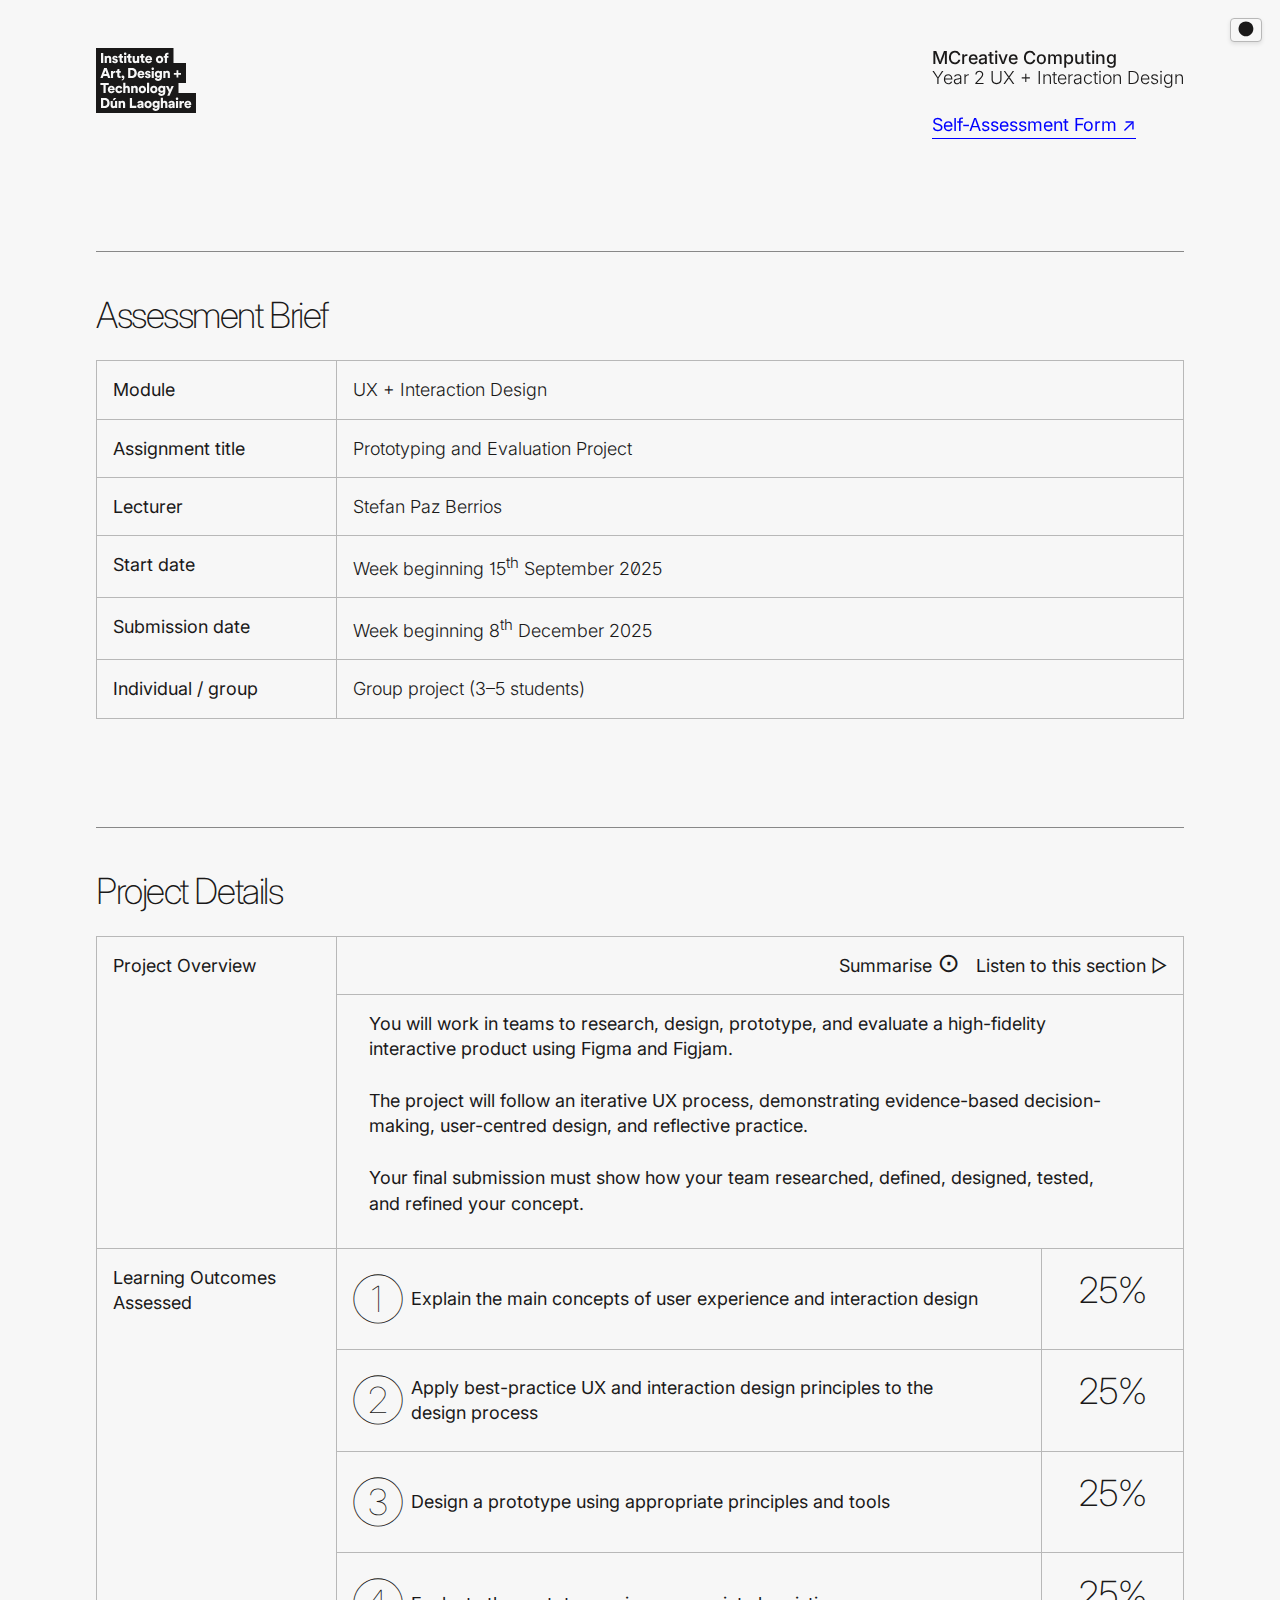
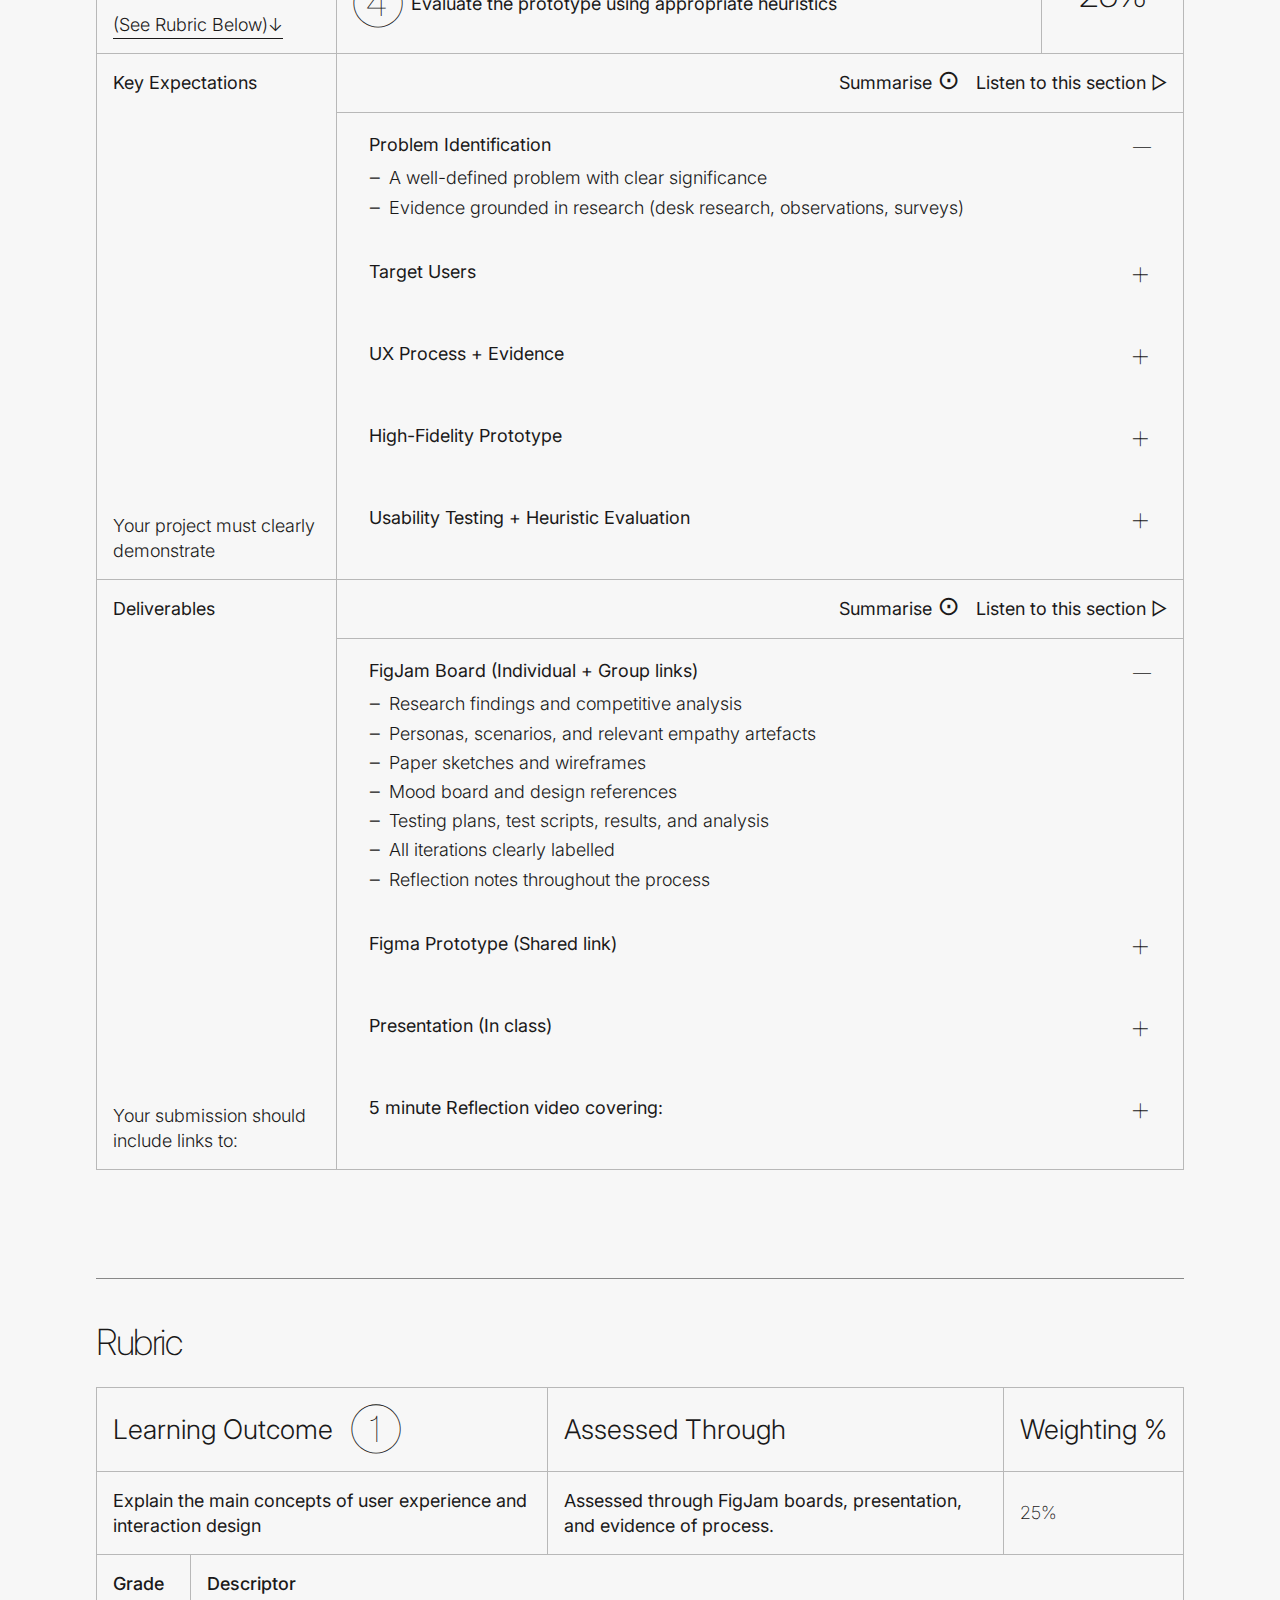
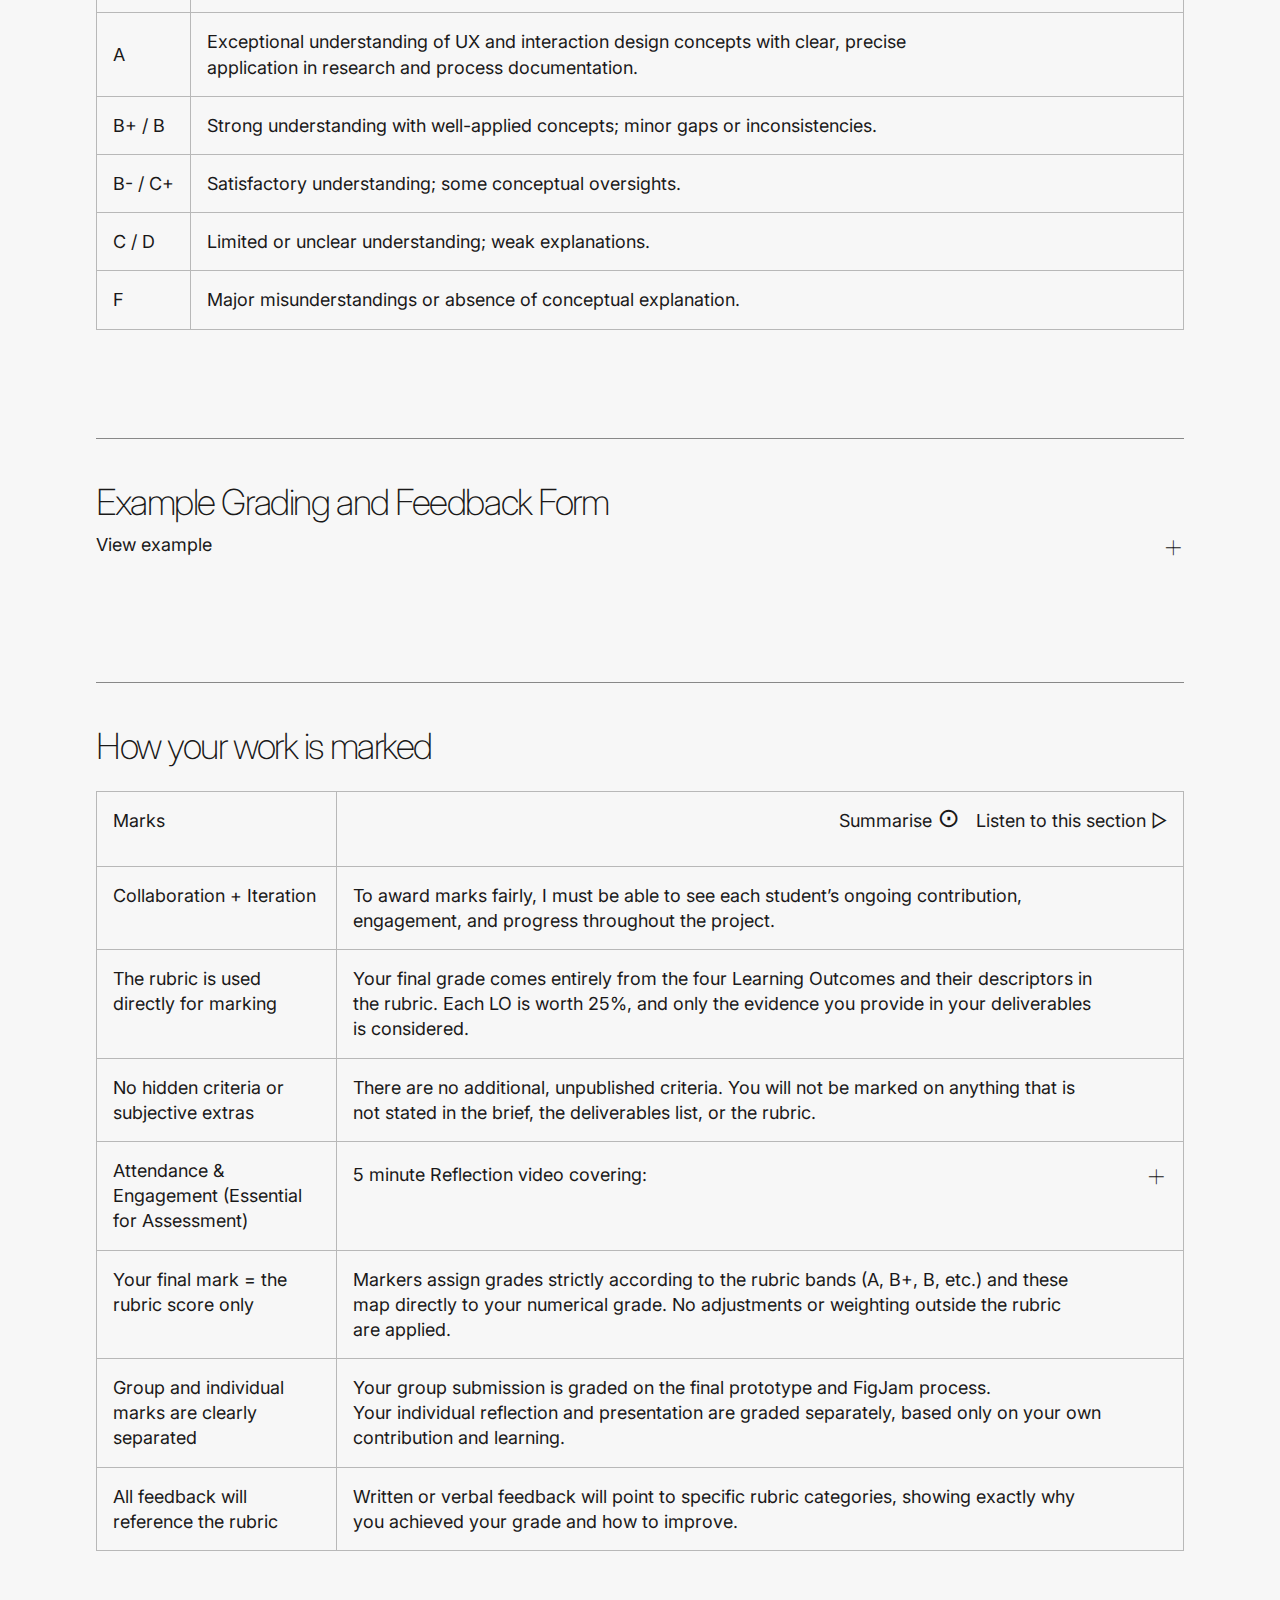
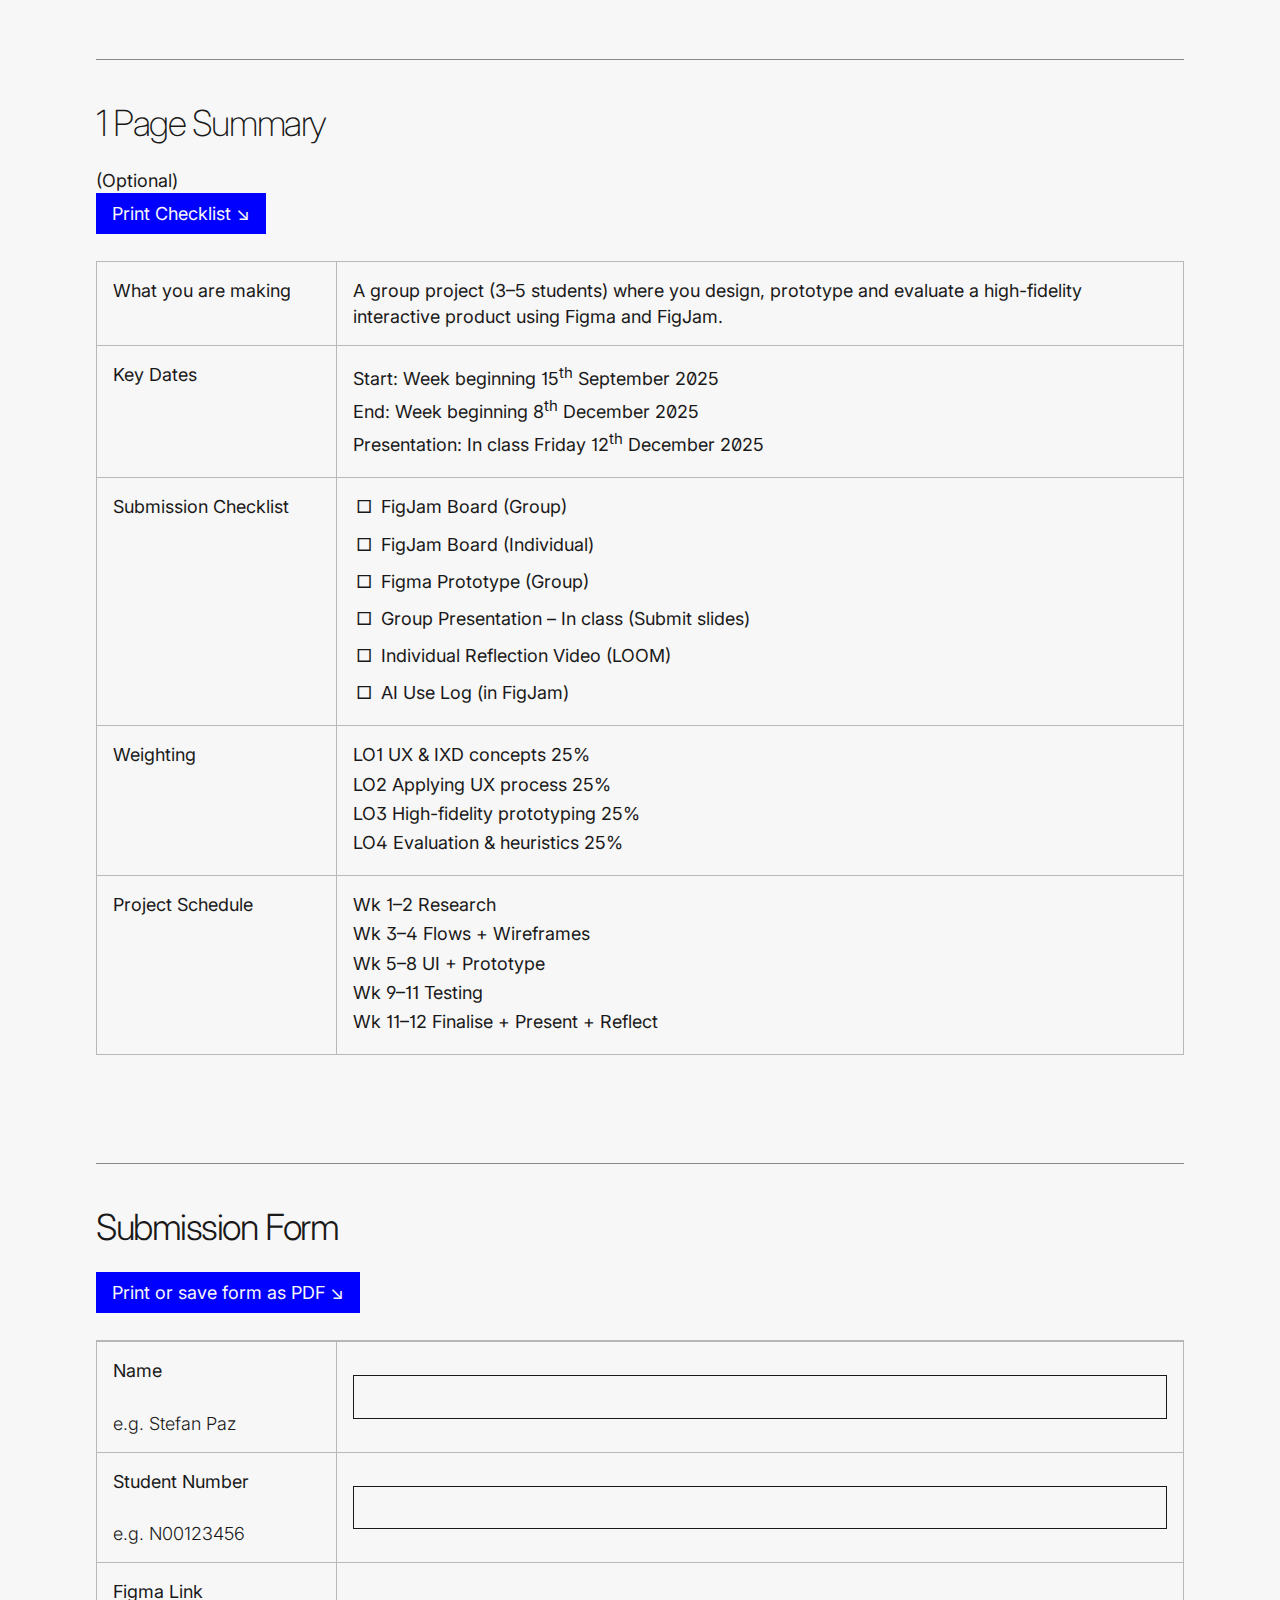
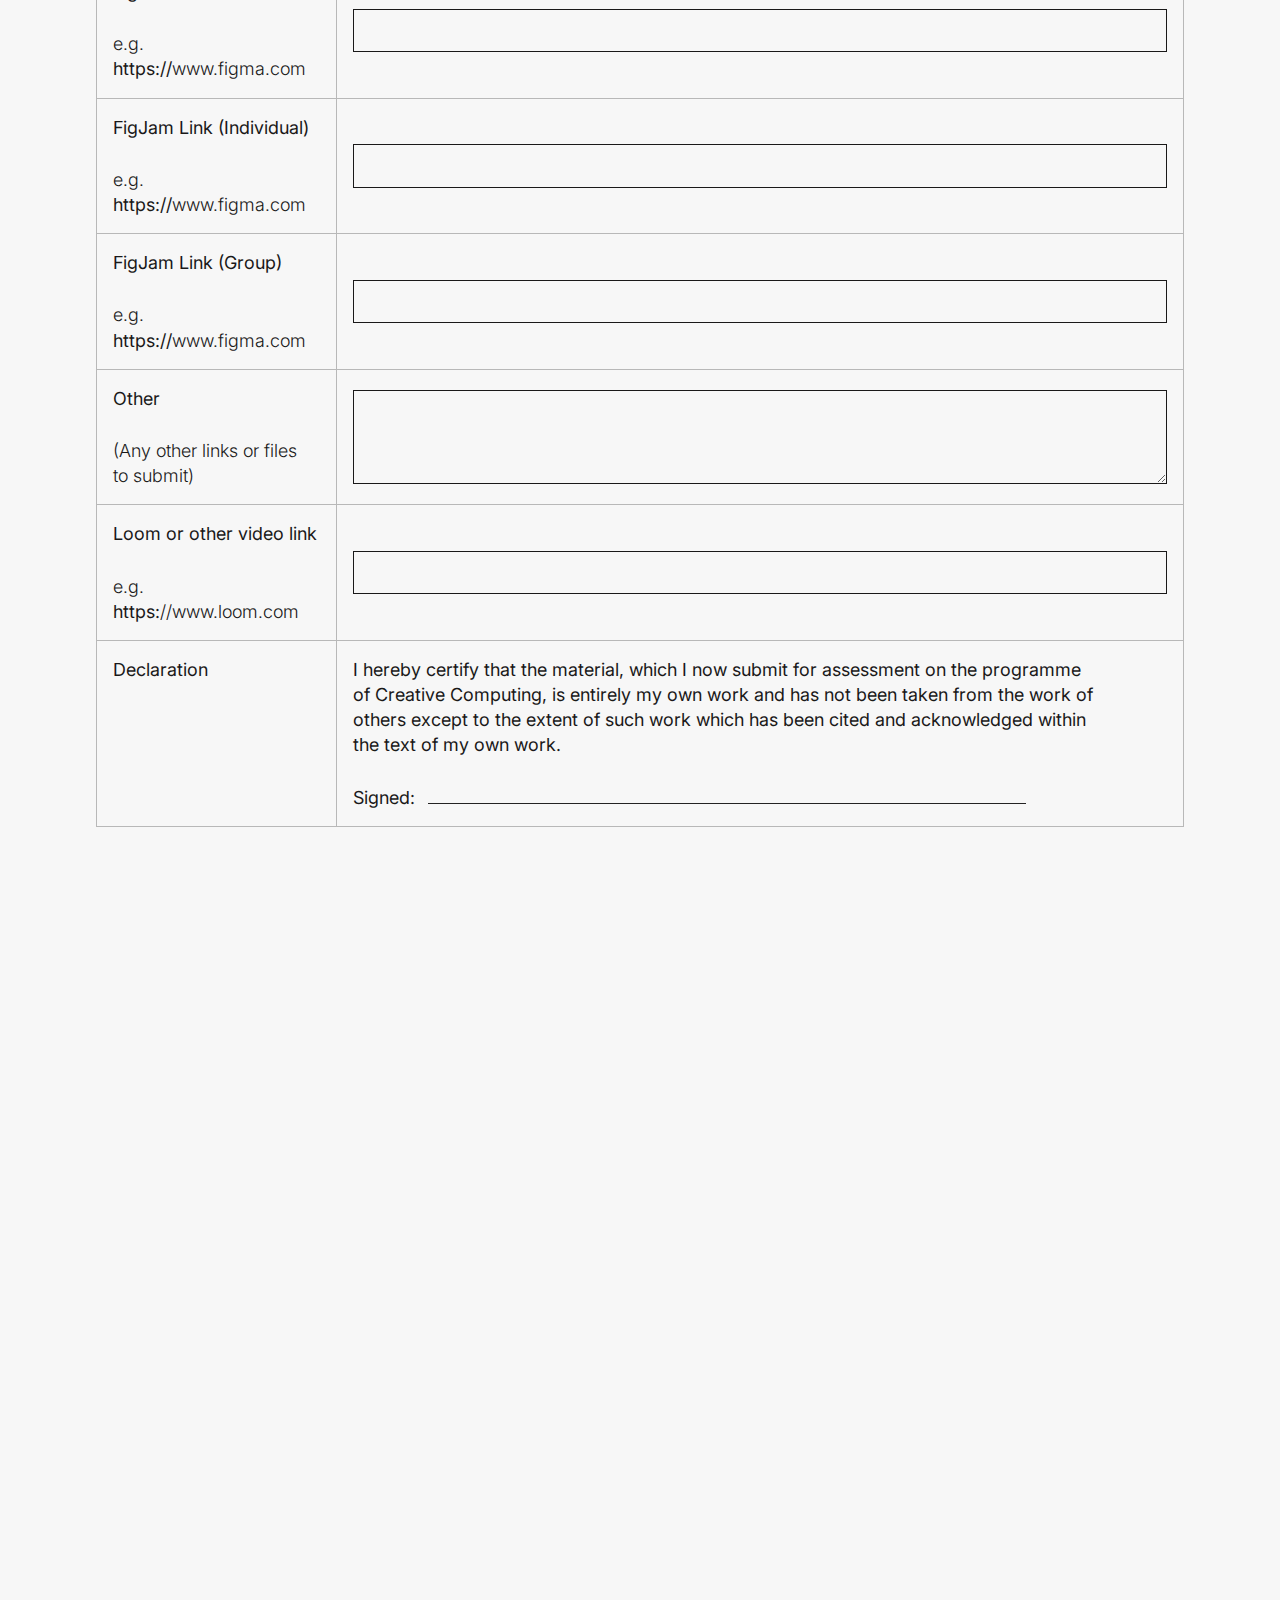
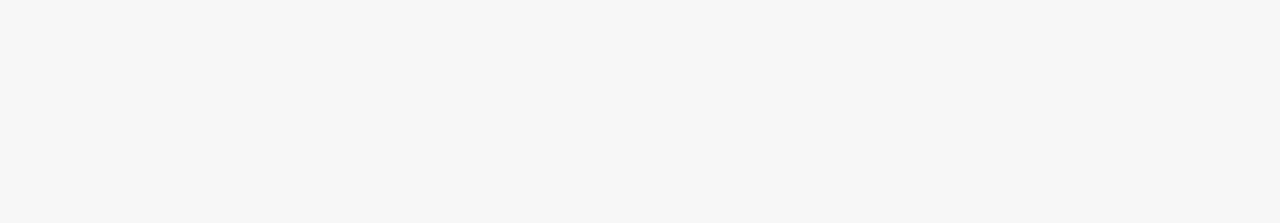
<file: index_clean.html>
<!DOCTYPE html>
<html lang="en">
	<head>
		<meta charset="utf-8" />
		<title>UX + Interaction Design brief</title>
		<meta name="viewport" content="width=device-width, initial-scale=1" />
		<link rel="preconnect" href="https://fonts.googleapis.com" />
		<link rel="preconnect" href="https://fonts.gstatic.com" crossorigin />
		<link
			href="https://fonts.googleapis.com/css2?family=Inter:ital,wght@0,100..900;1,100..900&display=swap"
			rel="stylesheet"
		/>
		<link rel="stylesheet" href="style_clean.css" />
	</head>

	<body class="mt-6" data-theme="light">
		<nav class="skip-links" aria-label="Skip to main content">
			<a href="#assessment-brief">Skip to brief</a>
		</nav>
		<button
			class="theme-toggle"
			type="button"
			aria-pressed="false"
			aria-label="Toggle dark mode"
		>
			<span class="theme-toggle__icon" aria-hidden="true">○</span>
			<span class="visually-hidden">Toggle dark mode</span>
		</button>
		<header class="site-header">
			<div class="site-header__inner">
				<div class="site-header__logo">
					<a href="/" class="site-logo" aria-label="Home">
						<svg
							class="site-logo__svg"
							xmlns="http://www.w3.org/2000/svg"
							viewBox="35.11 30.13 226.77 147.4"
							aria-hidden="true"
							focusable="false"
						>
							<!-- BACKGROUND -->
							<path
								class="logo-bg"
								d="M222.2 132.17V109.5h17.01V64.14h-28.35V30.13H35.11v147.4h226.77v-45.36H222.2z"
							/>

							<!-- FOREGROUND -->
							<path
								class="logo-fg"
								d="M51.57 52.8V41.47h-5.12v22.67h5.12V52.8zm8.11 2.23c0-1.6 1.02-2.78 2.62-2.78 1.76 0 2.59 1.18 2.59 2.75v9.15h4.86v-9.98c0-3.49-1.79-6.33-5.79-6.33-1.63 0-3.58.74-4.45 2.24v-1.82h-4.7v15.9h4.86v-9.12Zm18.59 6.01c-1.66 0-2.43-1.06-2.49-2.14l-4.13.74c.13 1.76 1.73 4.99 6.72 4.99 4.25 0 6.33-2.65 6.33-5.37 0-2.33-1.6-4.32-4.89-4.99l-2.11-.42c-.7-.13-1.25-.51-1.25-1.18 0-.83.8-1.38 1.73-1.38 1.47 0 2.14.9 2.27 1.95l4.03-.74c-.16-1.86-1.76-4.73-6.36-4.73-3.55 0-6.11 2.37-6.11 5.28 0 2.24 1.34 4.16 4.73 4.89l1.82.42c1.18.26 1.57.74 1.57 1.31 0 .7-.61 1.38-1.86 1.38Zm10.35-1.73c0 3.17 2.01 5.12 5.31 5.12 1.54 0 2.33-.35 2.53-.45v-4.03c-.29.06-.77.16-1.28.16-1.06 0-1.76-.35-1.76-1.66V52.5h3.1v-4.25h-3.1v-4.64h-4.35v2.05c0 1.47-.8 2.59-2.46 2.59h-.8v4.25h2.81v6.81Zm12.7-13.08c1.6 0 2.88-1.28 2.88-2.85s-1.28-2.85-2.88-2.85-2.81 1.28-2.81 2.85 1.28 2.85 2.81 2.85Zm-2.39 17.91h4.86V48.25h-4.86v15.89zm9.09-4.83c0 3.17 2.01 5.12 5.31 5.12 1.54 0 2.33-.35 2.53-.45v-4.03c-.29.06-.77.16-1.28.16-1.06 0-1.76-.35-1.76-1.66V52.5h3.1v-4.25h-3.1v-4.64h-4.35v2.05c0 1.47-.8 2.59-2.46 2.59h-.8v4.25h2.81v6.81Zm16.16 5.18c1.6 0 3.42-.58 4.25-1.95 0 .42.06 1.31.13 1.6h4.67c-.03-.26-.16-1.41-.16-2.85V48.24h-4.86v9.05c0 1.6-1.02 2.72-2.65 2.72-1.73 0-2.56-1.22-2.56-2.75v-9.02h-4.86v10.04c0 3.39 2.17 6.2 6.04 6.2Zm13.21-5.18c0 3.17 2.01 5.12 5.31 5.12 1.54 0 2.33-.35 2.53-.45v-4.03c-.29.06-.77.16-1.28.16-1.06 0-1.76-.35-1.76-1.66V52.5h3.1v-4.25h-3.1v-4.64h-4.35v2.05c0 1.47-.8 2.59-2.46 2.59h-.8v4.25h2.81v6.81Zm17.33 5.31c4.03 0 6.56-2.3 7.32-5.05l-4.06-1.15c-.45 1.25-1.44 2.08-3.2 2.08-1.89 0-3.52-1.28-3.61-3.07h11.07c.03-.1.1-.83.1-1.5 0-5.12-3.04-8.16-7.96-8.16-4.13 0-7.93 3.26-7.93 8.38s3.9 8.48 8.28 8.48Zm-.28-13.02c2.3 0 3.13 1.47 3.2 2.69h-6.36c.1-1.18 1.12-2.69 3.17-2.69Zm24.89 13.02c4.77 0 8.44-3.52 8.44-8.44s-3.68-8.41-8.44-8.41-8.44 3.49-8.44 8.41 3.71 8.44 8.44 8.44Zm0-12.38c1.86 0 3.58 1.25 3.58 3.93s-1.73 3.97-3.58 3.97-3.58-1.31-3.58-3.97 1.76-3.93 3.58-3.93Zm11.81 11.9H196v-11.8h3.45v-4.09H196v-1.22c0-1.76 1.22-2.14 2.08-2.14.77 0 1.18.1 1.44.16v-3.97c-.45-.22-1.31-.35-2.3-.35-3.87 0-6.08 2.49-6.08 6.14v1.38h-2.53v4.09h2.53v11.8ZM52 132.17h5.06v-17.84h7v-4.83H45.03v4.83H52v17.84zm9.78-7.99c0 5.34 3.9 8.48 8.28 8.48 4.03 0 6.56-2.3 7.32-5.05l-4.06-1.15c-.45 1.25-1.44 2.08-3.2 2.08-1.89 0-3.52-1.28-3.61-3.07h11.07c.03-.1.1-.83.1-1.5 0-5.12-3.04-8.16-7.96-8.16-4.13 0-7.93 3.26-7.93 8.38Zm7.99-4.54c2.3 0 3.13 1.47 3.2 2.69h-6.36c.1-1.18 1.12-2.69 3.17-2.69Zm17.62 13.01c4.25 0 6.88-2.75 7.58-5.53l-4.29-1.31c-.35 1.18-1.41 2.37-3.29 2.37-2.01 0-3.71-1.41-3.71-3.93s1.63-3.97 3.65-3.97c1.89 0 2.85 1.15 3.2 2.37l4.35-1.31c-.7-2.85-3.26-5.53-7.64-5.53-4.67 0-8.38 3.49-8.38 8.44s3.81 8.41 8.54 8.41Zm24.44-.48v-9.98c0-3.49-1.86-6.33-6.01-6.33-1.41 0-3.07.45-4.06 1.44v-8.28H96.9v23.16h4.86v-9.34c.1-1.47 1.09-2.56 2.62-2.56 1.76 0 2.59 1.18 2.59 2.75v9.15h4.86Zm17.97 0v-9.98c0-3.49-1.79-6.33-5.79-6.33-1.63 0-3.58.74-4.45 2.24v-1.82h-4.7v15.9h4.86v-9.12c0-1.6 1.02-2.78 2.62-2.78 1.76 0 2.59 1.18 2.59 2.75v9.15h4.86Zm10.42.48c4.77 0 8.44-3.52 8.44-8.44s-3.68-8.41-8.44-8.41-8.44 3.49-8.44 8.41 3.71 8.44 8.44 8.44Zm0-12.37c1.86 0 3.58 1.25 3.58 3.93s-1.73 3.97-3.58 3.97-3.58-1.31-3.58-3.97 1.76-3.93 3.58-3.93Zm10.6 11.89h4.86v-23.15h-4.86v23.15zm6.99-7.96c0 4.93 3.71 8.44 8.44 8.44s8.44-3.52 8.44-8.44-3.68-8.41-8.44-8.41-8.44 3.49-8.44 8.41Zm8.45-3.93c1.86 0 3.58 1.25 3.58 3.93s-1.73 3.97-3.58 3.97-3.58-1.31-3.58-3.97 1.76-3.93 3.58-3.93Zm17.34 14.23c-1.82 0-3.1-1.12-3.42-2.65l-4.29 1.22c.45 2.85 3.36 5.66 7.93 5.66 5.95 0 8.51-3.97 8.51-8.54v-13.91h-4.64v1.7c-.45-.83-1.82-1.98-4.41-1.98-4.35 0-7.39 3.58-7.39 7.77 0 4.41 3.17 7.74 7.39 7.74 2.3 0 3.68-.93 4.25-1.79v.74c0 2.88-1.5 4.06-3.93 4.06Zm.58-7.23c-1.95 0-3.42-1.34-3.42-3.52s1.6-3.52 3.42-3.52 3.39 1.34 3.39 3.52-1.41 3.52-3.39 3.52Zm9.41-11 6.68 13.75-3.61 8.25h5.12l9.78-22h-5.15l-3.51 8.5-3.87-8.5h-5.44zM54.67 143.51h-8.22v22.68h8.19c6.84 0 11.42-4.32 11.42-11.32s-4.57-11.35-11.39-11.35Zm-.22 17.91h-2.94v-13.15h2.94c3.49 0 6.33 2.05 6.33 6.59s-2.85 6.56-6.33 6.56Zm28.7-11.13h-4.86v9.05c0 1.6-1.02 2.72-2.65 2.72-1.73 0-2.56-1.22-2.56-2.75v-9.02h-4.86v10.04c0 3.39 2.17 6.2 6.04 6.2 1.6 0 3.42-.58 4.25-1.95 0 .42.06 1.31.13 1.6h4.67c-.03-.26-.16-1.41-.16-2.85v-13.05Zm-1.98-6.71h-5.44l-2.94 4.83h3.87l4.51-4.83zm14.3 6.3c-1.63 0-3.58.74-4.45 2.24v-1.82h-4.7v15.9h4.86v-9.12c0-1.6 1.02-2.78 2.62-2.78 1.76 0 2.59 1.18 2.59 2.75v9.15h4.86v-9.98c0-3.49-1.79-6.33-5.79-6.33Zm21.41-6.37h-5.05v22.68h14.84v-4.83h-9.79v-17.85zm25.99 12.44c0-3.26-1.89-6.14-7.04-6.14-4.67 0-6.78 3.01-6.97 5.28l4.22.86c.1-1.18 1.02-2.33 2.72-2.33 1.54 0 2.33.8 2.33 1.73 0 .54-.29.96-1.15 1.09l-3.74.58c-2.62.38-4.7 1.98-4.7 4.8 0 2.53 2.01 4.83 5.5 4.83 2.11 0 3.65-.9 4.48-2.24 0 1.09.13 1.66.16 1.79h4.38c-.03-.16-.19-1.22-.19-2.46v-7.77Zm-4.74 4c0 2.46-1.47 3.17-2.91 3.17-1.34 0-1.89-.8-1.89-1.63 0-1.12.77-1.6 1.79-1.76l3.01-.48v.7Zm15.13-10.14c-4.73 0-8.44 3.49-8.44 8.41s3.71 8.44 8.44 8.44 8.44-3.52 8.44-8.44-3.68-8.41-8.44-8.41Zm0 12.38c-1.82 0-3.58-1.31-3.58-3.97s1.76-3.93 3.58-3.93 3.58 1.25 3.58 3.93-1.73 3.97-3.58 3.97Zm21.44-10.2c-.45-.83-1.82-1.98-4.41-1.98-4.35 0-7.39 3.58-7.39 7.77 0 4.41 3.17 7.74 7.39 7.74 2.3 0 3.68-.93 4.25-1.79v.74c0 2.88-1.5 4.06-3.93 4.06-1.82 0-3.1-1.12-3.42-2.65l-4.29 1.22c.45 2.85 3.36 5.66 7.93 5.66 5.95 0 8.51-3.97 8.51-8.54v-13.91h-4.64v1.7Zm-3.52 9.31c-1.95 0-3.42-1.34-3.42-3.52s1.6-3.52 3.42-3.52 3.39 1.34 3.39 3.52-1.41 3.52-3.39 3.52Zm19.83-11.42c-1.41 0-3.07.45-4.06 1.44v-8.28h-4.86v23.16h4.86v-9.34c.1-1.47 1.09-2.56 2.62-2.56 1.76 0 2.59 1.18 2.59 2.75v9.15h4.86v-9.98c0-3.49-1.86-6.33-6.01-6.33Zm22.46 6.07c0-3.26-1.89-6.14-7.04-6.14-4.67 0-6.78 3.01-6.97 5.28l4.22.86c.1-1.18 1.02-2.33 2.72-2.33 1.54 0 2.33.8 2.33 1.73 0 .54-.29.96-1.15 1.09l-3.74.58c-2.62.38-4.7 1.98-4.7 4.8 0 2.53 2.01 4.83 5.5 4.83 2.11 0 3.65-.9 4.48-2.24 0 1.09.13 1.66.16 1.79h4.38c-.03-.16-.19-1.22-.19-2.46v-7.77Zm-4.74 4c0 2.46-1.47 3.17-2.91 3.17-1.34 0-1.89-.8-1.89-1.63 0-1.12.77-1.6 1.79-1.76l3.01-.48v.7Zm7.74 6.24h4.86v-15.9h-4.86v15.9zm2.4-23.6c-1.54 0-2.81 1.28-2.81 2.85s1.28 2.85 2.81 2.85 2.88-1.28 2.88-2.85-1.28-2.85-2.88-2.85Zm10.27 9.85v-2.14h-4.7v15.9h4.86v-6.94c0-3.17 1.76-4.32 3.71-4.32.48 0 .99.03 1.54.16v-4.8c-.32-.1-.8-.16-1.28-.16-1.28 0-3.29.51-4.13 2.3Zm22.13 5.53c0-5.12-3.04-8.16-7.96-8.16-4.13 0-7.93 3.26-7.93 8.38s3.9 8.48 8.28 8.48c4.03 0 6.56-2.3 7.32-5.05l-4.06-1.15c-.45 1.25-1.44 2.08-3.2 2.08-1.89 0-3.52-1.28-3.61-3.07h11.07c.03-.1.1-.83.1-1.5Zm-11.06-1.63c.1-1.18 1.12-2.69 3.17-2.69 2.3 0 3.13 1.47 3.2 2.69h-6.36ZM108.02 98.16h8.19c6.84 0 11.42-4.32 11.42-11.32s-4.57-11.35-11.39-11.35h-8.22v22.68Zm5.06-17.91h2.94c3.49 0 6.33 2.05 6.33 6.59s-2.85 6.56-6.33 6.56h-2.94V80.25Zm24.27 18.39c4.03 0 6.56-2.3 7.32-5.05l-4.06-1.15c-.45 1.25-1.44 2.08-3.2 2.08-1.89 0-3.52-1.28-3.61-3.07h11.07c.03-.1.1-.83.1-1.5 0-5.12-3.04-8.16-7.96-8.16-4.13 0-7.93 3.26-7.93 8.38s3.9 8.48 8.28 8.48Zm-.29-13.02c2.3 0 3.13 1.47 3.2 2.69h-6.36c.1-1.18 1.12-2.69 3.17-2.69Zm15.63 9.44c-1.66 0-2.43-1.06-2.49-2.14l-4.13.74c.13 1.76 1.73 4.99 6.72 4.99 4.25 0 6.33-2.65 6.33-5.37 0-2.33-1.6-4.32-4.89-4.99l-2.11-.42c-.7-.13-1.25-.51-1.25-1.18 0-.83.8-1.38 1.73-1.38 1.47 0 2.14.9 2.27 1.95l4.03-.74c-.16-1.86-1.76-4.73-6.36-4.73-3.55 0-6.11 2.37-6.11 5.28 0 2.24 1.34 4.16 4.73 4.89l1.82.42c1.18.26 1.57.74 1.57 1.31 0 .7-.61 1.38-1.86 1.38Zm13.53-12.8h-4.87v15.9h4.87v-15.9zm-5.28-4.86c0 1.57 1.28 2.85 2.81 2.85s2.88-1.28 2.88-2.85-1.28-2.85-2.88-2.85-2.81 1.28-2.81 2.85Zm15.03 23.09c-1.82 0-3.1-1.12-3.42-2.65l-4.29 1.22c.45 2.85 3.36 5.66 7.93 5.66 5.95 0 8.51-3.97 8.51-8.54V82.27h-4.64v1.7c-.45-.83-1.82-1.98-4.41-1.98-4.35 0-7.39 3.58-7.39 7.77 0 4.41 3.17 7.74 7.39 7.74 2.3 0 3.68-.93 4.25-1.79v.74c0 2.88-1.5 4.06-3.93 4.06Zm.58-7.23c-1.95 0-3.42-1.34-3.42-3.52s1.6-3.52 3.42-3.52 3.39 1.34 3.39 3.52-1.41 3.52-3.39 3.52Zm15.91-9.18v-1.82h-4.7v15.9h4.86v-9.12c0-1.6 1.02-2.78 2.62-2.78 1.76 0 2.59 1.18 2.59 2.75v9.15h4.86v-9.98c0-3.49-1.79-6.33-5.79-6.33-1.63 0-3.58.74-4.45 2.24Zm35.41 2.56h-6.05v-6.23h-4.09v6.23h-6.08v3.97h6.08v6.24h4.09v-6.24h6.05v-3.97zM92.9 95.34c0 1.6 1.12 2.88 2.88 2.88.38 0 .74-.1.9-.22-.06 1.92-1.82 3.2-3.2 3.45v2.27c2.56-.29 6.08-2.4 6.08-7.36 0-2.11-1.22-4-3.45-4-1.82 0-3.2 1.28-3.2 2.97Zm-40.93-1.79h8.76l1.63 4.61h5.5l-8.44-22.68h-5.85l-8.54 22.68h5.31l1.63-4.61Zm4.45-12.44 2.72 7.84h-5.5l2.78-7.84Zm27.34-3.49v2.05c0 1.47-.8 2.59-2.46 2.59h-.8v4.25h2.81v6.81c0 3.17 2.01 5.12 5.31 5.12 1.54 0 2.33-.35 2.53-.45v-4.03c-.29.06-.77.16-1.28.16-1.06 0-1.76-.35-1.76-1.66v-5.95h3.1v-4.25h-3.1v-4.64h-4.35Zm-14.77 4.66v15.88h4.85v-7.31c0-3.2 1.77-4.33 3.72-4.33h1.6v-4.26h-1.34c-1.3 0-3.29.36-4.11 2.14v-2.12h-4.72Z"
							/>
						</svg>
					</a>
				</div>

				<div class="site-header__meta">
					<p class="medium">MCreative Computing</p>
					<p class="light">Year 2 UX + Interaction Design</p>
					<div class="mt-3">
						<a
							href="self-assessment.html"
							class="link"
							target="_blank"
							rel="noopener"
						>
							Self-Assessment Form ↗
						</a>
					</div>
				</div>
			</div>
		</header>

		<main class="pt-xxl" id="main-content">
			<!-- Assessment brief label + module details section -->
			<div class="page flow">
				<section
					id="assessment-brief"
					aria-labelledby="assessment-brief-heading"
				>
					<hr class="hr-dark" />
					<div class="first-section">
						<h1 id="assessment-brief-heading" class="extra-light">
							Assessment Brief
						</h1>

						<dl
							class="brief-grid mt-3"
							aria-label="Module and assignment details"
						>
							<div class="brief-grid__row">
								<dt class="regular">Module</dt>
								<dd class="light">UX + Interaction Design</dd>
							</div>

							<div class="brief-grid__row">
								<dt class="regular">Assignment title</dt>
								<dd class="light">Prototyping and Evaluation Project</dd>
							</div>

							<div class="brief-grid__row">
								<dt class="regular">Lecturer</dt>
								<dd class="light">Stefan Paz Berrios</dd>
							</div>

							<div class="brief-grid__row">
								<dt class="regular">Start date</dt>
								<dd class="light numeric-alt">
									Week beginning 15<sup>th</sup> September 2025
								</dd>
							</div>

							<div class="brief-grid__row">
								<dt class="regular">Submission date</dt>
								<dd class="light">
									Week beginning 8<sup>th</sup> December 2025
								</dd>
							</div>

							<div class="brief-grid__row">
								<dt class="regular">Individual / group</dt>
								<dd class="light">Group project (3–5 students)</dd>
							</div>
						</dl>
					</div>
				</section>
				<section id="project-overview" class="section">
					<hr class="hr-dark" />
					<h2 id="project-overview-heading" class="extra-light">
						Project Details
					</h2>
					<div class="brief-container mt-3">
						<div class="brief-grid__row">
							<div class="grid-row__label">
								<p class="regular">Project Overview</p>
							</div>
							<div class="grid-row__content">
								<div class="utility-bar" aria-label="Project overview actions">
									<div class="summarise-control" data-state="collapsed">
										<button
											class="summarise-btn"
											aria-pressed="false"
											aria-expanded="false"
										>
											Summarise <span class="icon">⊙</span>
										</button>
									</div>
									<div class="listen-control" data-state="idle">
										<button class="listen-play" aria-pressed="false">
											Listen to this section <span class="icon">▷</span>
										</button>

										<button class="listen-stop" hidden>
											<span class="icon">□</span> Stop
										</button>
									</div>
								</div>

								<div class="section-body">
									<div class="full-content flow regular">
										<p>
											You will work in teams to research, design, prototype, and
											evaluate a high-fidelity interactive product using Figma
											and Figjam.
										</p>
										<p>
											The project will follow an iterative UX process,
											demonstrating evidence-based decision-making, user-centred
											design, and reflective practice.
										</p>
										<p>
											Your final submission must show how your team researched,
											defined, designed, tested, and refined your concept.
										</p>
									</div>

									<div class="summary-panel flow" hidden>
										<p>
											<span class="medium">🕵🏻‍♂️ What Stefan is looking for:</span>
											<br />
											Clear UX thinking: how my research shaped decisions, how
											the design changed, and what testing revealed.
										</p>

										<p>
											<span class="medium">🧑‍💻 What I have to do:</span><br />
											Show my UX journey. Present my research, problem
											definition, ideas, prototype, tests, and improvements so
											it is easy to understand how I reached the final concept.
										</p>
									</div>
								</div>
							</div>
						</div>
					</div>
				</section>

				<section id="learning-outcomes" class="section__embed">
					<div
						class="brief-container"
						aria-labelledby="learning-outcomes-heading"
					>
						<div class="lo-grid">
							<div class="lo-grid__label stack">
								<p id="learning-outcomes-heading" class="regular">
									Learning Outcomes Assessed
								</p>
								<p class="font-sm light">
									<a href="#rubric">(See Rubric Below)↓</a>
								</p>
							</div>

							<div class="lo-grid__desc">
								<p>
									Explain the main concepts of user experience and interaction
									design
								</p>
							</div>
							<div class="lo-grid__weight">
								<p>25%</p>
							</div>

							<div class="lo-grid__desc">
								<p>
									Apply best-practice UX and interaction design principles to
									the design process
								</p>
							</div>
							<div class="lo-grid__weight">
								<p>25%</p>
							</div>

							<div class="lo-grid__desc">
								<p>Design a prototype using appropriate principles and tools</p>
							</div>
							<div class="lo-grid__weight">
								<p>25%</p>
							</div>

							<div class="lo-grid__desc">
								<p>Evaluate the prototype using appropriate heuristics</p>
							</div>
							<div class="lo-grid__weight">
								<p>25%</p>
							</div>
						</div>
					</div>
				</section>
				<section id="expectations" class="section__embed">
					<div class="brief-container">
						<div class="brief-grid__row">
							<div class="grid-row__label stack">
								<p class="regular">Key Expectations</p>
								<p class="font-sm light">
									Your project must clearly demonstrate
								</p>
							</div>
							<div class="grid-row__content">
								<div class="utility-bar" aria-label="Key expectations actions">
									<div class="summarise-control" data-state="collapsed">
										<button
											class="summarise-btn"
											aria-pressed="false"
											aria-expanded="false"
										>
											Summarise <span class="icon">⊙</span>
										</button>
									</div>
									<div class="listen-control" data-state="idle">
										<button class="listen-play" aria-pressed="false">
											Listen to this section <span class="icon">▷</span>
										</button>

										<button class="listen-stop" hidden>
											<span class="icon">□</span> Stop
										</button>
									</div>
								</div>
								<div class="section-body flow">
									<details class="accordion" open>
										<summary class="emphasis">Problem Identification</summary>
										<div class="accordion__content">
											<ul>
												<li>A well-defined problem with clear significance</li>
												<li>
													Evidence grounded in research (desk research,
													observations, surveys)
												</li>
											</ul>
										</div>
									</details>
									<details class="accordion" closed>
										<summary class="emphasis">Target Users</summary>
										<div class="accordion__content">
											<ul>
												<li>Clear primary user group or groups</li>
												<li>
													Empathy artefacts (personas, scenarios, journeys)
												</li>
											</ul>
										</div>
									</details>
									<details class="accordion" closed>
										<summary class="emphasis">UX Process + Evidence</summary>
										<div class="accordion__content">
											<ul>
												<li>
													Transparent documentation of decisions and iterations
												</li>
												<li>
													User flows, IA diagrams, wireframes, mid-fidelity
													screens
												</li>
											</ul>
										</div>
									</details>
									<details class="accordion" closed>
										<summary class="emphasis">High-Fidelity Prototype</summary>
										<div class="accordion__content">
											<ul>
												<li>Built in Figma, fully interactive</li>
												<li>
													Reflects UX best practice and accessibility
													considerations
												</li>
											</ul>
										</div>
									</details>
									<details class="accordion" closed>
										<summary class="emphasis">
											Usability Testing + Heuristic Evaluation
										</summary>
										<div class="accordion__content">
											<ul>
												<li>Conducted at various stages</li>
												<li>Findings clearly documented</li>
												<li>
													Demonstrates meaningful improvements across iterations
												</li>
											</ul>
										</div>
									</details>
								</div>
							</div>
						</div>
					</div>
				</section>
				<section id="deliverables" class="section__embed">
					<div class="brief-container">
						<div class="brief-grid__row">
							<div class="grid-row__label stack">
								<p class="regular">Deliverables</p>
								<p class="font-sm light">
									Your submission should include links to:
								</p>
							</div>
							<div class="grid-row__content">
								<div class="utility-bar" aria-label="Deliverables actions">
									<div class="summarise-control" data-state="collapsed">
										<button
											class="summarise-btn"
											aria-pressed="false"
											aria-expanded="false"
										>
											Summarise <span class="icon">⊙</span>
										</button>
									</div>
									<div class="listen-control" data-state="idle">
										<button class="listen-play" aria-pressed="false">
											Listen to this section <span class="icon">▷</span>
										</button>
										<button class="listen-stop" hidden>
											<span class="icon">□</span> Stop
										</button>
									</div>
								</div>
								<div class="section-body flow">
									<details class="accordion" open>
										<summary class="emphasis">
											FigJam Board (Individual + Group links)
										</summary>
										<div class="accordion__content">
											<ul>
												<li>Research findings and competitive analysis</li>
												<li>
													Personas, scenarios, and relevant empathy artefacts
												</li>
												<li>Paper sketches and wireframes</li>
												<li>Mood board and design references</li>
												<li>
													Testing plans, test scripts, results, and analysis
												</li>
												<li>All iterations clearly labelled</li>
												<li>Reflection notes throughout the process</li>
											</ul>
										</div>
									</details>
									<details class="accordion" closed>
										<summary class="emphasis">
											Figma Prototype (Shared link)
										</summary>
										<div class="accordion__content">
											<ul>
												<li>High-fidelity version</li>
												<li>All screens named and organised</li>
											</ul>
										</div>
									</details>
									<details class="accordion" closed>
										<summary class="emphasis">Presentation (In class)</summary>
										<div class="accordion__content">
											<ul>
												<li>Problem definition and research</li>
												<li>Design rationale</li>
												<li>Iterations and user-testing findings</li>
												<li>Demonstration of the final prototype</li>
												<li>Reflection on teamwork and process</li>
											</ul>
										</div>
									</details>
									<details class="accordion" closed>
										<summary class="emphasis">
											5 minute Reflection video covering:
										</summary>
										<div class="accordion__content">
											<ul>
												<li>Your contribution</li>
												<li>What you learned</li>
												<li>Challenges and solutions</li>
												<li>How you used feedback to improve the work</li>
											</ul>
										</div>
									</details>
								</div>
							</div>
						</div>
					</div>
				</section>

				<section id="rubric" class="section" aria-labelledby="rubric-heading">
					<hr class="hr-dark" />
					<h2 id="rubric-heading" class="extra-light">Rubric</h2>

					<div class="rubric-lo-block mt-3">
						<table
							class="rubric-lo-table"
							aria-label="Learning Outcome 1 criteria"
						>
							<thead>
								<tr>
									<th scope="col" class="rubric rubric-lo-title">
										Learning Outcome
									</th>
									<th scope="col" class="rubric">Assessed Through</th>
									<th scope="col" class="rubric">Weighting %</th>
								</tr>
							</thead>

							<tbody>
								<tr>
									<td data-label="Learning Outcome">
										Explain the main concepts of user experience and interaction
										design
									</td>
									<td data-label="Assessed Through">
										Assessed through FigJam boards, presentation, and evidence
										of process.
									</td>
									<td data-label="Weighting %" class="extra-light">25%</td>
								</tr>
							</tbody>
						</table>

						<!-- TABLE 2: Grade Descriptors -->
						<table
							class="rubric-grade-table"
							aria-label="Grade descriptors for Learning Outcome 1"
						>
							<thead>
								<tr>
									<th scope="col" class="medium">Grade</th>
									<th scope="col" class="medium">Descriptor</th>
								</tr>
							</thead>

							<tbody>
								<tr>
									<td>A</td>
									<td>
										<p>
											Exceptional understanding of UX and interaction design
											concepts with clear, precise application in research and
											process documentation.
										</p>
									</td>
								</tr>

								<tr>
									<td>B+ / B</td>
									<td>
										Strong understanding with well-applied concepts; minor gaps
										or inconsistencies.
									</td>
								</tr>

								<tr>
									<td>B- / C+</td>
									<td>
										Satisfactory understanding; some conceptual oversights.
									</td>
								</tr>

								<tr>
									<td>C / D</td>
									<td>Limited or unclear understanding; weak explanations.</td>
								</tr>

								<tr>
									<td>F</td>
									<td>
										Major misunderstandings or absence of conceptual
										explanation.
									</td>
								</tr>
							</tbody>
						</table>
					</div>
					<!-- END OF LO BLOCK -->
				</section>

				<section
					id="example-feedback"
					class="section"
					aria-labelledby="example-feedback-heading"
				>
					<hr class="hr-dark" />
					<h2 id="example-feedback-heading" class="extra-light">
						Example Grading and Feedback Form
					</h2>

					<details
						class="accordion"
						aria-describedby="example-feedback-intro example-feedback-hint"
					>
						<summary class="emphasis">View example</summary>

						<div class="accordion__content example-feedback__body">
							<p id="example-feedback-hint" class="visually-hidden">
								The image below is a thumbnail preview. Use the link after the
								image to download a full accessible PDF version.
							</p>

							<figure class="example-feedback__figure">
								<picture>
									<source
										srcset="/example_grading_sheet.webp"
										type="image/webp"
									/>
									<source srcset="/example_grading_sheet.png" />
									<img
										src="/example_grading_sheet.png"
										width="1200"
										height="1800"
										alt="Preview of the grading and feedback form layout showing rubric-aligned criteria, grade bands, and feedback areas."
										class="example-thumbnail"
									/>
								</picture>

								<figcaption>
									<p class="asterix mt-3">
										<span class="case-alt">*</span>Preview only.
									</p>
									<p>The PDF download below contains the full example.</p>
								</figcaption>
							</figure>

							<p>
								<a
									href="/example_grading_sheet.pdf"
									class="emphasis"
									target="_blank"
									rel="noopener"
								>
									Download example grading and feedback form (PDF) ↗
								</a>
							</p>
						</div>
					</details>
				</section>
				<section
					id="marks"
					class="section section brief-section--no-utility-border"
				>
					<hr class="hr-dark" />
					<h2 id="marks-heading" class="extra-light">
						How your work is marked
					</h2>
					<div class="brief-container mt-3">
						<div class="brief-grid__row">
							<div class="grid-row__label">
								<p>Marks</p>
							</div>
							<div class="grid-row__content">
								<div class="utility-bar" aria-label="Project overview actions">
									<div class="summarise-control" data-state="collapsed">
										<button
											class="summarise-btn"
											aria-pressed="false"
											aria-expanded="false"
										>
											Summarise <span class="icon">⊙</span>
										</button>
									</div>
									<div class="listen-control" data-state="idle">
										<button class="listen-play" aria-pressed="false">
											Listen to this section <span class="icon">▷</span>
										</button>

										<button class="listen-stop" hidden>
											<span class="icon">□</span> Stop
										</button>
									</div>
								</div>
							</div>
						</div>
						<div class="brief-grid__row">
							<div class="grid-row__label">
								<p>Collaboration + Iteration</p>
							</div>
							<div class="grid-row__content">
								<p>
									To award marks fairly, I must be able to see each student’s
									ongoing contribution, engagement, and progress throughout the
									project.
								</p>
							</div>
						</div>
						<div class="brief-grid__row">
							<div class="grid-row__label">
								<p>The rubric is used directly for marking</p>
							</div>
							<div class="grid-row__content">
								<p>
									Your final grade comes entirely from the four Learning
									Outcomes and their descriptors in the rubric. Each LO is worth
									25%, and only the evidence you provide in your deliverables is
									considered.
								</p>
							</div>
						</div>
						<div class="brief-grid__row">
							<div class="grid-row__label">
								<p>No hidden criteria or subjective extras</p>
							</div>
							<div class="grid-row__content">
								<p>
									There are no additional, unpublished criteria. You will not be
									marked on anything that is not stated in the brief, the
									deliverables list, or the rubric.
								</p>
							</div>
						</div>
						<div class="brief-grid__row">
							<div class="grid-row__label">
								<p>Attendance & Engagement (Essential for Assessment)</p>
							</div>
							<div class="grid-row__content">
								<details class="accordion flow">
									<summary class="emphasis">
										5 minute Reflection video covering:
									</summary>
									<div class="accordion__content">
										<ul>
											<li>
												Attendance is not graded, but it is required to generate
												the evidence needed for marking.
											</li>
											<li>
												If you do not attend or engage, I may not have enough
												evidence of your contribution to award a grade.
											</li>
											<li>
												Students who participate regularly will naturally have
												clearer, stronger evidence of progress, which is
												reflected in their marks.
											</li>
											<li>
												Each student must ensure their individual contribution
												is visible in FigJam, prototype work, communication, and
												the reflection video.
											</li>
										</ul>
									</div>
								</details>
							</div>
						</div>
						<div class="brief-grid__row">
							<div class="grid-row__label">
								<p class="emphasis">Your final mark = the rubric score only</p>
							</div>
							<div class="grid-row__content">
								<p>
									Markers assign grades strictly according to the rubric bands
									(A, B+, B, etc.) and these map directly to your numerical
									grade. No adjustments or weighting outside the rubric are
									applied.
								</p>
							</div>
						</div>
						<div class="brief-grid__row">
							<div class="grid-row__label">
								<p class="emphasis">
									Group and individual marks are clearly separated
								</p>
							</div>
							<div class="grid-row__content">
								<p>
									Your group submission is graded on the final prototype and
									FigJam process.
								</p>
								<p>
									Your individual reflection and presentation are graded
									separately, based only on your own contribution and learning.
								</p>
							</div>
						</div>
						<div class="brief-grid__row">
							<div class="grid-row__label">
								<p>All feedback will reference the rubric</p>
							</div>
							<div class="grid-row__content">
								<p>
									Written or verbal feedback will point to specific rubric
									categories, showing exactly why you achieved your grade and
									how to improve.
								</p>
							</div>
						</div>
					</div>
				</section>
				<section
					id="summary"
					class="section section brief-section--no-utility-border"
				>
					<hr class="hr-dark" />
					<h2 id="summary-heading" class="extra-light">1 Page Summary</h2>

					<div class="submission-actions mt-3">
						<p>(Optional)</p>
						<button type="button" class="button" onclick="window.print()">
							Print Checklist ↘
						</button>
					</div>
					<div class="brief-container mt-3">
						<div class="brief-grid__row">
							<div class="grid-row__label">
								<p>What you are making</p>
							</div>
							<div class="grid-row__content">
								<p>
									A group project (3–5 students) where you design, prototype and
									evaluate a high-fidelity interactive product using Figma and
									FigJam.
								</p>
							</div>
						</div>
						<div class="brief-grid__row">
							<div class="grid-row__label">
								<p>Key Dates</p>
							</div>
							<div class="grid-row__content">
								<ul role="list" aria-label="Submission requirements">
									<li class="numeric-alt">
										<span class="emphasis">Start:</span> Week beginning 15<sup
											>th</sup
										>
										September 2025
									</li>
									<li class="numeric-alt">
										<span class="emphasis">End:</span> Week beginning 8<sup
											>th</sup
										>
										December 2025
									</li>
									<li class="numeric-alt">
										<span class="emphasis">Presentation:</span> In class Friday
										12<sup>th</sup>
										December 2025
									</li>
								</ul>
							</div>
						</div>
						<div class="brief-grid__row">
							<div class="grid-row__label">
								<p>Submission Checklist</p>
							</div>
							<div class="grid-row__content">
								<ul
									class="submission-checklist"
									role="list"
									aria-label="Submission checklist (for your own use)"
								>
									<li class="submission-checklist__item">
										<label class="submission-checklist__label">
											<input
												type="checkbox"
												class="submission-checklist__checkbox"
												name="submit-figjam-group"
											/>
											<span class="submission-checklist__text">
												FigJam Board (Group)
											</span>
										</label>
									</li>

									<li class="submission-checklist__item">
										<label class="submission-checklist__label">
											<input
												type="checkbox"
												class="submission-checklist__checkbox"
												name="submit-figjam-individual"
											/>
											<span class="submission-checklist__text">
												FigJam Board (Individual)
											</span>
										</label>
									</li>

									<li class="submission-checklist__item">
										<label class="submission-checklist__label">
											<input
												type="checkbox"
												class="submission-checklist__checkbox"
												name="submit-figma-prototype"
											/>
											<span class="submission-checklist__text">
												Figma Prototype (Group)
											</span>
										</label>
									</li>

									<li class="submission-checklist__item">
										<label class="submission-checklist__label">
											<input
												type="checkbox"
												class="submission-checklist__checkbox"
												name="submit-presentation"
											/>
											<span class="submission-checklist__text">
												Group Presentation – In class (Submit slides)
											</span>
										</label>
									</li>

									<li class="submission-checklist__item">
										<label class="submission-checklist__label">
											<input
												type="checkbox"
												class="submission-checklist__checkbox"
												name="submit-reflection"
											/>
											<span class="submission-checklist__text">
												Individual Reflection Video (LOOM)
											</span>
										</label>
									</li>

									<li class="submission-checklist__item">
										<label class="submission-checklist__label">
											<input
												type="checkbox"
												class="submission-checklist__checkbox"
												name="submit-ai-log"
											/>
											<span class="submission-checklist__text">
												AI Use Log (in FigJam)
											</span>
										</label>
									</li>
								</ul>
							</div>
						</div>
						<div class="brief-grid__row">
							<div class="grid-row__label">
								<p>Weighting</p>
							</div>
							<div class="grid-row__content">
								<ul role="list" aria-label="Submission requirements">
									<li class="numeric-alt">LO1 UX & IXD concepts 25%</li>
									<li class="numeric-alt">LO2 Applying UX process 25%</li>
									<li class="numeric-alt">LO3 High-fidelity prototyping 25%</li>
									<li class="numeric-alt">LO4 Evaluation & heuristics 25%</li>
								</ul>
							</div>
						</div>
						<div class="brief-grid__row">
							<div class="grid-row__label">
								<p>Project Schedule</p>
							</div>
							<div class="grid-row__content">
								<ul role="list" aria-label="Submission requirements">
									<li class="numeric-alt">Wk 1–2 Research</li>
									<li class="numeric-alt">Wk 3–4 Flows + Wireframes</li>
									<li class="numeric-alt">Wk 5–8 UI + Prototype</li>
									<li class="numeric-alt">Wk 9–11 Testing</li>
									<li class="numeric-alt">
										Wk 11–12 Finalise + Present + Reflect
									</li>
								</ul>
							</div>
						</div>
					</div>
				</section>

				<section
					id="submission-form"
					class="section"
					aria-labelledby="submission-form-heading"
				>
					<hr class="hr-dark" />
					<header class="submission__head">
						<h2 id="submission-form-heading" class="light">Submission Form</h2>
						<div class="submission-actions mt-3">
							<button type="button" class="button" onclick="window.print()">
								Print or save form as PDF ↘
							</button>
						</div>
					</header>

					<div class="brief-container mt-3">
						<form
							aria-describedby="submission-form-help submission-form-format"
						>
							<aside class="visually-hidden">
								<p id="submission-form-help">
									Fill in this form, then use the print button to save it as a
									PDF or print and sign. All link fields are required.
								</p>
								<p id="submission-form-format">
									Links must start with http or https.
								</p>
							</aside>
							<div class="brief-grid__row">
								<div class="grid-row__label stack">
									<label for="student-name">Name</label>
									<p class="light">e.g. Stefan Paz</p>
								</div>
								<div class="grid-row__content center">
									<input
										id="student-name"
										name="student-name"
										type="text"
										autocomplete="name"
										class="submission-input"
										required
									/>
								</div>
							</div>

							<div class="brief-grid__row">
								<div class="grid-row__label stack">
									<label for="student-number">Student Number</label>
									<p class="light">e.g. N00123456</p>
								</div>
								<div class="grid-row__content center">
									<input
										id="student-number"
										name="student-number"
										type="text"
										class="submission-input"
										required
									/>
								</div>
							</div>

							<div class="brief-grid__row">
								<div class="grid-row__label stack">
									<label for="figma-link">Figma Link </label>

									<p class="light">
										e.g. <strong>https://</strong>www.figma.com
									</p>
								</div>
								<div class="grid-row__content center">
									<input
										id="figma-link"
										name="figma-link"
										type="url"
										inputmode="url"
										required
										pattern="https?://.+"
										class="submission-input"
										aria-describedby="submission-form-format"
									/>
								</div>
							</div>

							<div class="brief-grid__row">
								<div class="grid-row__label stack">
									<label for="figjam-individual">
										FigJam Link (Individual)
									</label>
									<p class="light numeric-alt">
										e.g. <strong>https://</strong>www.figma.com
									</p>
								</div>
								<div class="grid-row__content center">
									<input
										id="figjam-individual"
										name="figjam-individual"
										type="url"
										inputmode="url"
										required
										pattern="https?://.+"
										class="submission-input"
										aria-describedby="submission-form-format"
									/>
								</div>
							</div>

							<div class="brief-grid__row">
								<div class="grid-row__label stack">
									<label for="figjam-group" class="emphasis">
										FigJam Link (Group)
									</label>
									<p class="light numeric-alt">
										e.g. <strong>https://</strong>www.figma.com
									</p>
								</div>
								<div class="grid-row__content center">
									<input
										id="figjam-group"
										name="figjam-group"
										type="url"
										inputmode="url"
										required
										pattern="https?://.+"
										class="submission-input"
										aria-describedby="submission-form-format"
									/>
								</div>
							</div>

							<div class="brief-grid__row">
								<div class="grid-row__label stack">
									<label for="other-links"> Other</label>
									<p class="light">(Any other links or files to submit)</p>
								</div>
								<div class="grid-row__content center">
									<textarea
										id="other-links"
										name="other-links"
										class="submission-textarea"
										rows="3"
									></textarea>
								</div>
							</div>

							<div class="brief-grid__row">
								<div class="grid-row__label stack">
									<label for="loom-link"> Loom or other video link </label>
									<p class="light numeric-alt">
										e.g. <strong>https:</strong>//www.loom.com
									</p>
								</div>
								<div class="grid-row__content center">
									<input
										id="loom-link"
										name="loom-link"
										type="url"
										inputmode="url"
										required
										pattern="https?://.+"
										class="submission-input"
										aria-describedby="submission-form-format"
									/>
								</div>
							</div>

							<div class="brief-grid__row">
								<div class="grid-row__label">
									<p class="emphasis">Declaration</p>
								</div>
								<div class="grid-row__content">
									<p>
										I hereby certify that the material, which I now submit for
										assessment on the programme of Creative Computing, is
										entirely my own work and has not been taken from the work of
										others except to the extent of such work which has been
										cited and acknowledged within the text of my own work.
									</p>
									<p class="submission-signature mt-3">
										Signed:
										<span
											aria-hidden="true"
											class="submission-signature-line"
										></span>
									</p>
								</div>
							</div>
						</form>
					</div>
				</section>
			</div>
		</main>
		<footer class="switcher">
			<div class="site-footer__logo footer-stack">
				<a href="/" class="site-logo" aria-label="Home">
					<svg
						class="site-logo__svg"
						xmlns="http://www.w3.org/2000/svg"
						viewBox="35.11 30.13 226.77 147.4"
						aria-hidden="true"
						focusable="false"
					>
						<!-- BACKGROUND -->
						<path
							class="logo-bg"
							d="M222.2 132.17V109.5h17.01V64.14h-28.35V30.13H35.11v147.4h226.77v-45.36H222.2z"
						/>

						<!-- FOREGROUND -->
						<path
							class="logo-fg"
							d="M51.57 52.8V41.47h-5.12v22.67h5.12V52.8zm8.11 2.23c0-1.6 1.02-2.78 2.62-2.78 1.76 0 2.59 1.18 2.59 2.75v9.15h4.86v-9.98c0-3.49-1.79-6.33-5.79-6.33-1.63 0-3.58.74-4.45 2.24v-1.82h-4.7v15.9h4.86v-9.12Zm18.59 6.01c-1.66 0-2.43-1.06-2.49-2.14l-4.13.74c.13 1.76 1.73 4.99 6.72 4.99 4.25 0 6.33-2.65 6.33-5.37 0-2.33-1.6-4.32-4.89-4.99l-2.11-.42c-.7-.13-1.25-.51-1.25-1.18 0-.83.8-1.38 1.73-1.38 1.47 0 2.14.9 2.27 1.95l4.03-.74c-.16-1.86-1.76-4.73-6.36-4.73-3.55 0-6.11 2.37-6.11 5.28 0 2.24 1.34 4.16 4.73 4.89l1.82.42c1.18.26 1.57.74 1.57 1.31 0 .7-.61 1.38-1.86 1.38Zm10.35-1.73c0 3.17 2.01 5.12 5.31 5.12 1.54 0 2.33-.35 2.53-.45v-4.03c-.29.06-.77.16-1.28.16-1.06 0-1.76-.35-1.76-1.66V52.5h3.1v-4.25h-3.1v-4.64h-4.35v2.05c0 1.47-.8 2.59-2.46 2.59h-.8v4.25h2.81v6.81Zm12.7-13.08c1.6 0 2.88-1.28 2.88-2.85s-1.28-2.85-2.88-2.85-2.81 1.28-2.81 2.85 1.28 2.85 2.81 2.85Zm-2.39 17.91h4.86V48.25h-4.86v15.89zm9.09-4.83c0 3.17 2.01 5.12 5.31 5.12 1.54 0 2.33-.35 2.53-.45v-4.03c-.29.06-.77.16-1.28.16-1.06 0-1.76-.35-1.76-1.66V52.5h3.1v-4.25h-3.1v-4.64h-4.35v2.05c0 1.47-.8 2.59-2.46 2.59h-.8v4.25h2.81v6.81Zm16.16 5.18c1.6 0 3.42-.58 4.25-1.95 0 .42.06 1.31.13 1.6h4.67c-.03-.26-.16-1.41-.16-2.85V48.24h-4.86v9.05c0 1.6-1.02 2.72-2.65 2.72-1.73 0-2.56-1.22-2.56-2.75v-9.02h-4.86v10.04c0 3.39 2.17 6.2 6.04 6.2Zm13.21-5.18c0 3.17 2.01 5.12 5.31 5.12 1.54 0 2.33-.35 2.53-.45v-4.03c-.29.06-.77.16-1.28.16-1.06 0-1.76-.35-1.76-1.66V52.5h3.1v-4.25h-3.1v-4.64h-4.35v2.05c0 1.47-.8 2.59-2.46 2.59h-.8v4.25h2.81v6.81Zm17.33 5.31c4.03 0 6.56-2.3 7.32-5.05l-4.06-1.15c-.45 1.25-1.44 2.08-3.2 2.08-1.89 0-3.52-1.28-3.61-3.07h11.07c.03-.1.1-.83.1-1.5 0-5.12-3.04-8.16-7.96-8.16-4.13 0-7.93 3.26-7.93 8.38s3.9 8.48 8.28 8.48Zm-.28-13.02c2.3 0 3.13 1.47 3.2 2.69h-6.36c.1-1.18 1.12-2.69 3.17-2.69Zm24.89 13.02c4.77 0 8.44-3.52 8.44-8.44s-3.68-8.41-8.44-8.41-8.44 3.49-8.44 8.41 3.71 8.44 8.44 8.44Zm0-12.38c1.86 0 3.58 1.25 3.58 3.93s-1.73 3.97-3.58 3.97-3.58-1.31-3.58-3.97 1.76-3.93 3.58-3.93Zm11.81 11.9H196v-11.8h3.45v-4.09H196v-1.22c0-1.76 1.22-2.14 2.08-2.14.77 0 1.18.1 1.44.16v-3.97c-.45-.22-1.31-.35-2.3-.35-3.87 0-6.08 2.49-6.08 6.14v1.38h-2.53v4.09h2.53v11.8ZM52 132.17h5.06v-17.84h7v-4.83H45.03v4.83H52v17.84zm9.78-7.99c0 5.34 3.9 8.48 8.28 8.48 4.03 0 6.56-2.3 7.32-5.05l-4.06-1.15c-.45 1.25-1.44 2.08-3.2 2.08-1.89 0-3.52-1.28-3.61-3.07h11.07c.03-.1.1-.83.1-1.5 0-5.12-3.04-8.16-7.96-8.16-4.13 0-7.93 3.26-7.93 8.38Zm7.99-4.54c2.3 0 3.13 1.47 3.2 2.69h-6.36c.1-1.18 1.12-2.69 3.17-2.69Zm17.62 13.01c4.25 0 6.88-2.75 7.58-5.53l-4.29-1.31c-.35 1.18-1.41 2.37-3.29 2.37-2.01 0-3.71-1.41-3.71-3.93s1.63-3.97 3.65-3.97c1.89 0 2.85 1.15 3.2 2.37l4.35-1.31c-.7-2.85-3.26-5.53-7.64-5.53-4.67 0-8.38 3.49-8.38 8.44s3.81 8.41 8.54 8.41Zm24.44-.48v-9.98c0-3.49-1.86-6.33-6.01-6.33-1.41 0-3.07.45-4.06 1.44v-8.28H96.9v23.16h4.86v-9.34c.1-1.47 1.09-2.56 2.62-2.56 1.76 0 2.59 1.18 2.59 2.75v9.15h4.86Zm17.97 0v-9.98c0-3.49-1.79-6.33-5.79-6.33-1.63 0-3.58.74-4.45 2.24v-1.82h-4.7v15.9h4.86v-9.12c0-1.6 1.02-2.78 2.62-2.78 1.76 0 2.59 1.18 2.59 2.75v9.15h4.86Zm10.42.48c4.77 0 8.44-3.52 8.44-8.44s-3.68-8.41-8.44-8.41-8.44 3.49-8.44 8.41 3.71 8.44 8.44 8.44Zm0-12.37c1.86 0 3.58 1.25 3.58 3.93s-1.73 3.97-3.58 3.97-3.58-1.31-3.58-3.97 1.76-3.93 3.58-3.93Zm10.6 11.89h4.86v-23.15h-4.86v23.15zm6.99-7.96c0 4.93 3.71 8.44 8.44 8.44s8.44-3.52 8.44-8.44-3.68-8.41-8.44-8.41-8.44 3.49-8.44 8.41Zm8.45-3.93c1.86 0 3.58 1.25 3.58 3.93s-1.73 3.97-3.58 3.97-3.58-1.31-3.58-3.97 1.76-3.93 3.58-3.93Zm17.34 14.23c-1.82 0-3.1-1.12-3.42-2.65l-4.29 1.22c.45 2.85 3.36 5.66 7.93 5.66 5.95 0 8.51-3.97 8.51-8.54v-13.91h-4.64v1.7c-.45-.83-1.82-1.98-4.41-1.98-4.35 0-7.39 3.58-7.39 7.77 0 4.41 3.17 7.74 7.39 7.74 2.3 0 3.68-.93 4.25-1.79v.74c0 2.88-1.5 4.06-3.93 4.06Zm.58-7.23c-1.95 0-3.42-1.34-3.42-3.52s1.6-3.52 3.42-3.52 3.39 1.34 3.39 3.52-1.41 3.52-3.39 3.52Zm9.41-11 6.68 13.75-3.61 8.25h5.12l9.78-22h-5.15l-3.51 8.5-3.87-8.5h-5.44zM54.67 143.51h-8.22v22.68h8.19c6.84 0 11.42-4.32 11.42-11.32s-4.57-11.35-11.39-11.35Zm-.22 17.91h-2.94v-13.15h2.94c3.49 0 6.33 2.05 6.33 6.59s-2.85 6.56-6.33 6.56Zm28.7-11.13h-4.86v9.05c0 1.6-1.02 2.72-2.65 2.72-1.73 0-2.56-1.22-2.56-2.75v-9.02h-4.86v10.04c0 3.39 2.17 6.2 6.04 6.2 1.6 0 3.42-.58 4.25-1.95 0 .42.06 1.31.13 1.6h4.67c-.03-.26-.16-1.41-.16-2.85v-13.05Zm-1.98-6.71h-5.44l-2.94 4.83h3.87l4.51-4.83zm14.3 6.3c-1.63 0-3.58.74-4.45 2.24v-1.82h-4.7v15.9h4.86v-9.12c0-1.6 1.02-2.78 2.62-2.78 1.76 0 2.59 1.18 2.59 2.75v9.15h4.86v-9.98c0-3.49-1.79-6.33-5.79-6.33Zm21.41-6.37h-5.05v22.68h14.84v-4.83h-9.79v-17.85zm25.99 12.44c0-3.26-1.89-6.14-7.04-6.14-4.67 0-6.78 3.01-6.97 5.28l4.22.86c.1-1.18 1.02-2.33 2.72-2.33 1.54 0 2.33.8 2.33 1.73 0 .54-.29.96-1.15 1.09l-3.74.58c-2.62.38-4.7 1.98-4.7 4.8 0 2.53 2.01 4.83 5.5 4.83 2.11 0 3.65-.9 4.48-2.24 0 1.09.13 1.66.16 1.79h4.38c-.03-.16-.19-1.22-.19-2.46v-7.77Zm-4.74 4c0 2.46-1.47 3.17-2.91 3.17-1.34 0-1.89-.8-1.89-1.63 0-1.12.77-1.6 1.79-1.76l3.01-.48v.7Zm15.13-10.14c-4.73 0-8.44 3.49-8.44 8.41s3.71 8.44 8.44 8.44 8.44-3.52 8.44-8.44-3.68-8.41-8.44-8.41Zm0 12.38c-1.82 0-3.58-1.31-3.58-3.97s1.76-3.93 3.58-3.93 3.58 1.25 3.58 3.93-1.73 3.97-3.58 3.97Zm21.44-10.2c-.45-.83-1.82-1.98-4.41-1.98-4.35 0-7.39 3.58-7.39 7.77 0 4.41 3.17 7.74 7.39 7.74 2.3 0 3.68-.93 4.25-1.79v.74c0 2.88-1.5 4.06-3.93 4.06-1.82 0-3.1-1.12-3.42-2.65l-4.29 1.22c.45 2.85 3.36 5.66 7.93 5.66 5.95 0 8.51-3.97 8.51-8.54v-13.91h-4.64v1.7Zm-3.52 9.31c-1.95 0-3.42-1.34-3.42-3.52s1.6-3.52 3.42-3.52 3.39 1.34 3.39 3.52-1.41 3.52-3.39 3.52Zm19.83-11.42c-1.41 0-3.07.45-4.06 1.44v-8.28h-4.86v23.16h4.86v-9.34c.1-1.47 1.09-2.56 2.62-2.56 1.76 0 2.59 1.18 2.59 2.75v9.15h4.86v-9.98c0-3.49-1.86-6.33-6.01-6.33Zm22.46 6.07c0-3.26-1.89-6.14-7.04-6.14-4.67 0-6.78 3.01-6.97 5.28l4.22.86c.1-1.18 1.02-2.33 2.72-2.33 1.54 0 2.33.8 2.33 1.73 0 .54-.29.96-1.15 1.09l-3.74.58c-2.62.38-4.7 1.98-4.7 4.8 0 2.53 2.01 4.83 5.5 4.83 2.11 0 3.65-.9 4.48-2.24 0 1.09.13 1.66.16 1.79h4.38c-.03-.16-.19-1.22-.19-2.46v-7.77Zm-4.74 4c0 2.46-1.47 3.17-2.91 3.17-1.34 0-1.89-.8-1.89-1.63 0-1.12.77-1.6 1.79-1.76l3.01-.48v.7Zm7.74 6.24h4.86v-15.9h-4.86v15.9zm2.4-23.6c-1.54 0-2.81 1.28-2.81 2.85s1.28 2.85 2.81 2.85 2.88-1.28 2.88-2.85-1.28-2.85-2.88-2.85Zm10.27 9.85v-2.14h-4.7v15.9h4.86v-6.94c0-3.17 1.76-4.32 3.71-4.32.48 0 .99.03 1.54.16v-4.8c-.32-.1-.8-.16-1.28-.16-1.28 0-3.29.51-4.13 2.3Zm22.13 5.53c0-5.12-3.04-8.16-7.96-8.16-4.13 0-7.93 3.26-7.93 8.38s3.9 8.48 8.28 8.48c4.03 0 6.56-2.3 7.32-5.05l-4.06-1.15c-.45 1.25-1.44 2.08-3.2 2.08-1.89 0-3.52-1.28-3.61-3.07h11.07c.03-.1.1-.83.1-1.5Zm-11.06-1.63c.1-1.18 1.12-2.69 3.17-2.69 2.3 0 3.13 1.47 3.2 2.69h-6.36ZM108.02 98.16h8.19c6.84 0 11.42-4.32 11.42-11.32s-4.57-11.35-11.39-11.35h-8.22v22.68Zm5.06-17.91h2.94c3.49 0 6.33 2.05 6.33 6.59s-2.85 6.56-6.33 6.56h-2.94V80.25Zm24.27 18.39c4.03 0 6.56-2.3 7.32-5.05l-4.06-1.15c-.45 1.25-1.44 2.08-3.2 2.08-1.89 0-3.52-1.28-3.61-3.07h11.07c.03-.1.1-.83.1-1.5 0-5.12-3.04-8.16-7.96-8.16-4.13 0-7.93 3.26-7.93 8.38s3.9 8.48 8.28 8.48Zm-.29-13.02c2.3 0 3.13 1.47 3.2 2.69h-6.36c.1-1.18 1.12-2.69 3.17-2.69Zm15.63 9.44c-1.66 0-2.43-1.06-2.49-2.14l-4.13.74c.13 1.76 1.73 4.99 6.72 4.99 4.25 0 6.33-2.65 6.33-5.37 0-2.33-1.6-4.32-4.89-4.99l-2.11-.42c-.7-.13-1.25-.51-1.25-1.18 0-.83.8-1.38 1.73-1.38 1.47 0 2.14.9 2.27 1.95l4.03-.74c-.16-1.86-1.76-4.73-6.36-4.73-3.55 0-6.11 2.37-6.11 5.28 0 2.24 1.34 4.16 4.73 4.89l1.82.42c1.18.26 1.57.74 1.57 1.31 0 .7-.61 1.38-1.86 1.38Zm13.53-12.8h-4.87v15.9h4.87v-15.9zm-5.28-4.86c0 1.57 1.28 2.85 2.81 2.85s2.88-1.28 2.88-2.85-1.28-2.85-2.88-2.85-2.81 1.28-2.81 2.85Zm15.03 23.09c-1.82 0-3.1-1.12-3.42-2.65l-4.29 1.22c.45 2.85 3.36 5.66 7.93 5.66 5.95 0 8.51-3.97 8.51-8.54V82.27h-4.64v1.7c-.45-.83-1.82-1.98-4.41-1.98-4.35 0-7.39 3.58-7.39 7.77 0 4.41 3.17 7.74 7.39 7.74 2.3 0 3.68-.93 4.25-1.79v.74c0 2.88-1.5 4.06-3.93 4.06Zm.58-7.23c-1.95 0-3.42-1.34-3.42-3.52s1.6-3.52 3.42-3.52 3.39 1.34 3.39 3.52-1.41 3.52-3.39 3.52Zm15.91-9.18v-1.82h-4.7v15.9h4.86v-9.12c0-1.6 1.02-2.78 2.62-2.78 1.76 0 2.59 1.18 2.59 2.75v9.15h4.86v-9.98c0-3.49-1.79-6.33-5.79-6.33-1.63 0-3.58.74-4.45 2.24Zm35.41 2.56h-6.05v-6.23h-4.09v6.23h-6.08v3.97h6.08v6.24h4.09v-6.24h6.05v-3.97zM92.9 95.34c0 1.6 1.12 2.88 2.88 2.88.38 0 .74-.1.9-.22-.06 1.92-1.82 3.2-3.2 3.45v2.27c2.56-.29 6.08-2.4 6.08-7.36 0-2.11-1.22-4-3.45-4-1.82 0-3.2 1.28-3.2 2.97Zm-40.93-1.79h8.76l1.63 4.61h5.5l-8.44-22.68h-5.85l-8.54 22.68h5.31l1.63-4.61Zm4.45-12.44 2.72 7.84h-5.5l2.78-7.84Zm27.34-3.49v2.05c0 1.47-.8 2.59-2.46 2.59h-.8v4.25h2.81v6.81c0 3.17 2.01 5.12 5.31 5.12 1.54 0 2.33-.35 2.53-.45v-4.03c-.29.06-.77.16-1.28.16-1.06 0-1.76-.35-1.76-1.66v-5.95h3.1v-4.25h-3.1v-4.64h-4.35Zm-14.77 4.66v15.88h4.85v-7.31c0-3.2 1.77-4.33 3.72-4.33h1.6v-4.26h-1.34c-1.3 0-3.29.36-4.11 2.14v-2.12h-4.72Z"
						/>
					</svg>
				</a>
				<p class="footer-heading">UDL Assessment</p>
			</div>
			<div class="footer-body footer-stack flow">
				<h2 class="thin font-xl">
					© 2025 Stefan Paz Berrios & Mohammed Cherbatji
				</h2>
				<p>
					Created as part of the UDL Digital Badge Programme (AHEAD)
					<a
						href="https://www.ahead.ie/udl-digitalbadge"
						class="emphasis"
						target="_blank"
						rel="noopener"
					>
						https://www.ahead.ie/udl-digitalbadge ↗
					</a>
				</p>

				<hr />
				<div class="switcher">
					<p>Informed by ongoing work in inclusive assessment</p>
					<ul class="flow">
						<li>Inclusive Assessment & Feedback (IADT Publication, 2020)</li>
						<li>
							Clarifying Assessment Rubric Design for Inclusive Teaching &
							Learning (IADT Research)
						</li>
						<li>
							IADT Strategic Plan 2024–2028: Access, Inclusion & Transformative
							Learning
						</li>
					</ul>
				</div>

				<hr />
				<p>
					This project draws on the principles of Universal Design for Learning
					(UDL), transparent assessment, and student-centred learning design,
					supporting accessible, equitable, and meaningful learning experiences.
				</p>
			</div>
		</footer>
		<script src="script.js" defer></script>
	</body>
</html>
</file>
<file: style.css>
/* ===============================
   TOKENS
================================ */

:root {
	--color-bg: hsl(0, 0%, 97%);
	--color-fg: hsl(0, 2%, 10%);
	--primary: hsl(240, 100%, 50%);
	--primary-hover: hsl(240, 84%, 38%);
	--orange: hsl(15, 100%, 50%);

	--border-color: hsl(0, 0%, 72%);
	--border-color__dark: hsl(0, 1%, 14%);
	--border-thin: 1px;
	--border-thick: var(--border-thin);

	--font-weight-thin: 100;
	--font-weight-extra-light: 200;
	--font-weight-light: 300;
	--font-weight-regular: 400;
	--font-weight-medium: 500;
	--font-weight-semi-bold: 600;
	--font-weight-bold: 700;
	--font-weight-extra-bold: 800;
	--font-weight-black: 900;

	--font-family-base: "Inter", system-ui, -apple-system, BlinkMacSystemFont,
		"Segoe UI", sans-serif;
	--font-size-base: var(--fluid-space-s); /* 18px */
	--font-features-alt-digits: "cv01" 1, "cv02" 1, "cv03" 1, "cv04" 1, "cv09" 1,
		"zero" 1;

	/* ==========================
	   FLUID SPACING (UTOPIA)
	   opt-in, rarely used
	========================== */

	--fluid-space-3xs: clamp(0.25rem, 0.2244rem + 0.1136vw, 0.3125rem);
	--fluid-space-2xs: clamp(0.5rem, 0.4744rem + 0.1136vw, 0.5625rem);
	--fluid-space-xs: clamp(0.75rem, 0.6989rem + 0.2273vw, 0.875rem);
	--fluid-space-s: clamp(1rem, 0.9489rem + 0.2273vw, 1.125rem);
	--fluid-space-m: clamp(1.5rem, 1.4233rem + 0.3409vw, 1.6875rem);
	--fluid-space-l: clamp(2rem, 1.8977rem + 0.4545vw, 2.25rem);
	--fluid-space-xl: clamp(3rem, 2.8466rem + 0.6818vw, 3.375rem);
	--fluid-space-2xl: clamp(4rem, 3.7955rem + 0.9091vw, 4.5rem);
	--fluid-space-3xl: clamp(6rem, 5.6932rem + 1.3636vw, 6.75rem);
	--fluid-space-4xl: clamp(7rem, 6.642rem + 1.5909vw, 7.875rem);
	--fluid-space-5xl: clamp(8rem, 7.5909rem + 1.8182vw, 9rem);
	--fluid-space-6xl: clamp(9rem, 8.5398rem + 2.0455vw, 10.125rem);

	/* One-up pairs */
	--fluid-space-3xs-2xs: clamp(0.25rem, 0.1222rem + 0.5682vw, 0.5625rem);
	--fluid-space-2xs-xs: clamp(0.5rem, 0.3466rem + 0.6818vw, 0.875rem);
	--fluid-space-xs-s: clamp(0.75rem, 0.5966rem + 0.6818vw, 1.125rem);
	--fluid-space-s-m: clamp(1rem, 0.7188rem + 1.25vw, 1.6875rem);
	--fluid-space-m-l: clamp(1.5rem, 1.1932rem + 1.3636vw, 2.25rem);
	--fluid-space-l-xl: clamp(2rem, 1.4375rem + 2.5vw, 3.375rem);
	--fluid-space-xl-2xl: clamp(3rem, 2.3864rem + 2.7273vw, 4.5rem);
	--fluid-space-2xl-3xl: clamp(4rem, 2.875rem + 5vw, 6.75rem);
	--fluid-space-3xl-4xl: clamp(6rem, 5.233rem + 3.4091vw, 7.875rem);
	--fluid-space-4xl-5xl: clamp(7rem, 6.1818rem + 3.6364vw, 9rem);
	--fluid-space-5xl-6xl: clamp(8rem, 7.1307rem + 3.8636vw, 10.125rem);

	/* Custom pair */
	--fluid-space-s-l: clamp(1rem, 0.4886rem + 2.2727vw, 2.25rem);

	--footer-heading-min: 1.75rem; /* mobile */
	--footer-heading-max: 3.25rem; /* desktop */

	/* Fluid footer heading */
	--footer-heading: clamp(
		var(--footer-heading-min),
		3vw + 1rem,
		var(--footer-heading-max)
	);

	/* ==========================
	   CORE PROJECT SPACING
	   fixed 4px-ish scale
	========================== */

	--space-1: 0.25rem;
	--space-2: 0.5rem;
	--space-3: 1rem;
	--space-4: 1.5rem;
	--space-5: 2rem;
	--space-6: 3rem;

	--sidebar: 15rem;
	--content-max-width: 70rem;
}

body[data-theme="dark"] {
	--color-bg: hsl(0, 0%, 14%); /* was fg */
	--color-fg: hsl(0, 0%, 97%); /* was bg */

	--border-color: hsl(0, 0%, 40%);
	--border-color__dark: hsl(0, 0%, 90%);

	/* primary uses orange in dark mode */
	--primary: var(--orange);
	--primary-hover: hsl(15, 90%, 45%);
}

/* ===============================
   RESET (Piccalilli-inspired)
================================ */

*,
*::before,
*::after {
	box-sizing: border-box;
}

html {
	-moz-text-size-adjust: none;
	-webkit-text-size-adjust: none;
	text-size-adjust: none;
}

html {
	scroll-behavior: smooth;
}

body,
h1,
h2,
h3,
h4,
p,
figure,
blockquote,
dl,
dd {
	margin: 0;
}

ul[role="list"],
ol[role="list"] {
	list-style: none;
}

ul,
ol {
	margin: 0;
}

body {
	min-height: 100vh;
	line-height: 1.4;
}

h1,
h2,
h3,
h4 {
	line-height: 1;
	text-wrap: balance;
}

a:not([class]) {
	color: inherit;
	text-decoration-skip-ink: auto;
}

a {
	display: inline-block;
}

img,
picture {
	display: block;
	max-width: 100%;
}

input,
button,
textarea,
select {
	font: inherit;
}

:target {
	scroll-margin-block: 4rem;
}

main,
header {
	position: relative;
	z-index: 1;
	background-color: var(--color-bg);
}
/* ===============================
   BASE LAYOUT
================================ */

body {
	background: var(--color-bg);
	color: var(--color-fg);
	font-family: var(--font-family-base);
	font-size: var(--font-size-base);
	text-align: left;
	font-weight: var(--font-weight-regular);
}

h3,
thead,
tr,
th {
	font-size: var(--font-size-base);
	font-weight: var(--font-weight-regular);
}

h1,
h2 {
	font-size: var(--fluid-space-l);
	letter-spacing: -0.04em;
}

mark {
	background-color: var(--primary);
	color: var(--color-bg);
}

hr {
	border: 0;
	outline: 0;
	padding-block: 1em;
	opacity: 0.5;
}

summary {
	font-weight: var(--font-weight-regular);
	padding-block-end: 0.25em;
}
details {
	font-weight: var(--font-weight-light);
}

p {
	max-width: 68ch;
	text-wrap: pretty;
}

td p {
	max-width: 65ch;
}

.accordion__content > ul > li {
	max-width: 55ch;
}

.hr-light {
	border-top: var(--border-thin) solid var(--color-bg);
}

.hr-dark {
	border-top: var(--border-thin) solid var(--color-fg);
}

.page {
	max-width: var(--content-max-width);
	margin-inline: auto;
	padding-inline: var(--space-3);
	background-color: var(--color-bg);
	padding-block-end: calc(var(--space-6) * 2);
}

.medium {
	font-weight: var(--font-weight-medium);
}

.regular {
	font-weight: var(--font-weight-regular);
}

.light {
	font-weight: var(--font-weight-light);
}

.extra-light {
	font-weight: var(--font-weight-extra-light);
}

.thin {
	font-weight: var(--font-weight-thin);
}

.font-sm {
	font-size: var(--fluid-space-s);
}

.font-m {
	font-size: var(--fluid-space-m);
}
.font-l {
	font-size: var(--fluid-space-l);
}

.font-xl {
	font-size: var(--fluid-space-l-xl);
}
/* ===============================
   INTERACTIVE
================================ */
.theme-toggle {
	position: fixed;
	top: var(--fluid-space-s);
	right: var(--fluid-space-s);
	border: 0;
	outline: 0;
	z-index: 100; /* above everything */
	background: transparent;
	color: var(--color-fg);
	line-height: 1;
	display: inline-flex;
	align-items: center;
	justify-content: center;
	cursor: pointer;
	transition: all 200ms ease;
}

.theme-toggle:hover {
	transform: translateX(2px);
}

.theme-toggle__icon {
	font-size: 1.1em;
}

/* Let it react to colour changes in dark mode automatically */

.actions-bar {
	display: flex;
	justify-content: space-between;
	align-items: flex-end;
}

.actions-bar-buttons {
	display: flex;
	gap: var(--fluid-space-s-m);
}

.listen-control button,
.summarise-btn {
	background: none;
	border: none;
	cursor: pointer;
	font: inherit;
	color: var(--color-fg);
	padding: 0;
	line-height: 0;
	transition: all 200ms ease;
}

.listen-control button:hover,
.summarise-btn:hover {
	transform: translateY(-2px);
	color: var(--primary);
}

.summarise-btn .icon {
	font-size: 1.5em;
	line-height: 0;
}

.summary-panel {
	--flow-space: 0.8em;
	/* padding: var(--space-3); */
}

/* Shared transition */
.fade-switch {
	opacity: 0;
	visibility: hidden;
	transition: opacity 200ms ease, visibility 0ms linear 200ms;
}

/* When active */
.fade-switch.is-visible {
	opacity: 1;
	visibility: visible;
	transition: opacity 200ms ease;
}
/* ===============================
   UTILITIES
================================ */

.site-logo {
	display: inline-flex;
	align-items: center;
	text-decoration: none;

	--logo-bg: var(--color-fg);
	--logo-fg: var(--color-bg);
}

.site-logo__svg {
	width: 100px;
	height: auto;
	display: block;
}

.site-logo .logo-bg {
	fill: var(--logo-bg);
}

.site-logo .logo-fg {
	fill: var(--logo-fg);
}

.site-logo:hover,
.site-logo:focus-visible {
	--logo-bg: var(--primary-hover);
}

a {
	color: var(--primary);
	text-underline-offset: 0.4em;
	transition: all 200ms ease;
}

summary {
	transition: all 200ms ease;
}

summary:hover {
	transform: translateX(2px);
}

a:hover {
	transform: translateY(-2px);
}

summary:hover,
a:hover,
a:focus-visible {
	color: var(--primary-hover);
	text-decoration-thickness: 0.12em;
}

/* Optional: external links (like your PDF / Figma links) */
a.external {
	text-decoration-style: dashed;
}

:focus {
	outline: none;
}

:focus-visible {
	outline: calc(var(--border-thin) * 2) solid var(--primary);
	outline-offset: var(--space-2);
}

.button {
	padding: var(--space-2) var(--space-3);
	outline: none;
	border: none;
	background: var(--primary);
	color: var(--color-bg);
	cursor: pointer;
	transition: all 200ms ease;
}

.button:active {
	transform: scale(99%);
}

.button:hover {
	background: var(--primary-hover);
	transform: translateY(-2px);
}

.button:focus {
	outline: calc(var(--border-thin) * 2) solid var(--primary);
	outline-offset: var(--space-2);
}

/* ===============================
   SKIP LINKS
================================ */

.skip-links {
	position: absolute;
	top: 0;
	left: 0;
}

.skip-links a {
	position: absolute;
	width: max-content;
	left: -9999px;
	padding: var(--space-2) var(--space-3);
	background: var(--primary);
	color: var(--color-bg);
	outline: calc(var(--border-thin) * 2) solid var(--primary);
}

.button,
.skip-links a:focus {
	left: var(--space-3);
	top: var(--space-3);
	z-index: 2;
}

/* Optional: skip-links already have their own styles, so no change needed */

.breathe {
	padding: var(--space-3);
}

.flow > * + * {
	margin-block-start: var(
		--flow-space,
		clamp(1em, 0.7188em + 1.25vw, 1.6875em)
	);
}

.numeric-alt {
	font-feature-settings: var(--font-features-alt-digits);
}

.emphasis {
	font-size: var(--fluid-space-s);
}

.asterix {
	display: flex;
	align-items: center;
	gap: calc(var(--space-1) * 2);
	font-weight: var(--font-weight-medium);
}

.case-alt {
	color: var(--orange);
	font-weight: var(--font-weight-regular);
	font-size: calc(var(--font-size-base) * 1.2);
	font-feature-settings: "case" 1;
}
/* ===============================
   HEADER STRIP
================================ */

.site-header__inner {
	max-width: var(--content-max-width);
	margin-inline: auto;
	padding-inline: var(--space-3);
	display: flex;
	gap: var(--space-2);
	justify-content: space-between;
	align-items: flex-start;
}

.site-header__logo img {
	width: 100px;
	height: auto;
}

.site-footer__logo {
	width: 200px;
	height: auto;
}

.site-header__meta:has(p) {
	line-height: 1.1;
}

/* ===============================
   SECTIONS
================================ */

.section {
	--flow-space: var(--fluid-space-3xl);
}

.self-intro {
	/* font-size: calc(var(--font-size-base) * 1.125); */
	display: flex;
	flex-wrap: wrap;
	text-wrap: pretty;
	justify-content: space-between;
	align-items: flex-start;
	color: var(--color-bg);
	opacity: 1;
}

/* Date input keeps your existing styling */
.date {
	width: 100%;
	min-width: 5rem;
	border: none;
	background: var(--color-bg);
	color: var(--color-fg);
}

/* .grade-grid {

	display: grid;
	grid-template-columns: var(--sidebar) 1fr 1fr; /* left, middle, right 
} 

/* ===============================
   TABLE SECTION
================================ */
/* Wrapper lets it scroll on small screens */
.self-assessment-wrapper {
	overflow-x: auto;
	-webkit-overflow-scrolling: touch;
}

/* Base table */
.border-pad {
	width: 100%;
	border-collapse: collapse;
	border-spacing: 0;
	border: var(--border-thin) solid var(--border-color);
	table-layout: fixed;
	min-width: 52rem;
}

/* First column (assessment criteria) */
.col-criteria {
	width: 30%; /* tweak to taste */
}

/* All grade columns share the remaining width */
.col-grade {
	width: calc(70% / 8);
}

/* Cells */
.border-pad th,
.border-pad td {
	border-top: var(--border-thin) solid var(--border-color);
	border-left: var(--border-thin) solid var(--border-color);
	padding: var(--space-3);
	vertical-align: middle;
}

/* Keep criteria text readable */
.border-pad td:first-child {
	text-align: left;
	vertical-align: top;
	word-wrap: break-word;
}

/* Centre the grade labels and radios */
.border-pad thead th:not(:first-child),
.border-pad tbody td:not(:first-child) {
	text-align: center;
}

/* Remove double border only on the very first header cell */
.border-pad thead tr:first-child > *:first-child {
	border-left: none;
}
.border-pad thead tr:first-child th {
	border-top: none;
}

/* Header look – dark strip like your old rubric */
.border-pad thead th {
	/* background: var(--color-fg); 
	color: var(--color-bg);  */
	text-align: center;
}

/* First column: Assessment criteria */
.border-pad .criteria-header,
.border-pad td:first-child {
	text-align: left;
	vertical-align: top;
}

/* Radio cells – centre the dots */
.border-pad td input[type="radio"] {
	display: inline-block;
}

/* Optional: keep header text small for band labels */
.border-pad thead small {
	font-size: 0.75em;
}

/* ===============================
   BRIEF SECTION
================================ */

.section__embed {
	margin-block-start: var(--flow-space);
}

.brief-grid {
	border: var(--border-thin) solid var(--border-color);
}

.brief-grid__row {
	--flow-space: clamp(1rem, 0.7188rem + 1.25vw, 1.6875rem);
	display: flex;
	/* gap: var(--space-2); */
	border-top: var(--border-thin) solid var(--border-color);
}

.brief-container:first-child,
.brief-grid__row:first-child {
	border-top: none;
}

.grade-grid p,
.brief-grid dt,
.grid-row__label {
	flex: 0 0 var(--sidebar);
	padding: var(--space-3);
	border-right: var(--border-thin) solid var(--border-color);
}

.brief-grid dd,
.grid-row__content {
	flex: 1 1 auto;
	padding: var(--space-3);
}

.center {
	display: grid;
	place-items: center;
}
.brief-container {
	container-type: inline-size;
	border: var(--border-thin) solid var(--border-color);
}

.brief-grid__row--double {
	display: grid;
	grid-template-columns: var(--sidebar) repeat(3, minmax(0, 1fr));
}

/* Make all four cells behave like table cells */
.brief-grid__row--double dt,
.brief-grid__row--double dd {
	padding: var(--space-3);
}

.brief-grid__row--double dt,
.brief-grid__row--double dd {
	border-right: var(--border-thin) solid var(--border-color);
}

/* Last cell uses the outer border from .brief-grid */
.brief-grid__row--double dd:last-of-type {
	border-right: none;
}

/* ===============================
   LO SECTION
================================ */

@counter-style lo-circled {
	system: fixed;
	symbols: "\2460""\2461""\2462""\2463""\2464""\2465""\2466""\2467""\2468""\2469";
	suffix: " ";
}

.lo-grid__desc {
	position: relative;
	display: flex;
	align-items: center;
}

.lo-grid {
	display: grid;
	grid-template-columns: var(--sidebar) 1fr 0.2fr;
	counter-reset: lo 0;
}

.lo-grid__desc::before {
	counter-increment: lo;
	content: counter(lo, lo-circled);
	font-size: var(--fluid-space-l);
	font-weight: var(--font-weight-thin);
	margin-inline-end: var(--space-2);
}

.lo-grid > * {
	padding: var(--space-3);
	border-top: var(--border-thin) solid var(--border-color);
}

.lo-grid__label,
.lo-grid__label + .lo-grid__desc,
.lo-grid__label + .lo-grid__desc + .lo-grid__weight {
	border-top: none;
}

.lo-grid__label {
	grid-row: 1 / span 4;
	border-right: var(--border-thin) solid var(--border-color);
}

.lo-grid__desc {
	border-right: var(--border-thin) solid var(--border-color);
}

.lo-grid__weight {
	margin-block-end: var(--fluid-space-xs-s);
	font-size: var(--fluid-space-m-l);
	font-weight: var(--font-weight-extra-light);
	display: grid;
	place-items: center;
}

/* ===============================
   ACCORDION
================================ */

.table__accordion::-webkit-details-marker {
	display: none;
}

/* Summary line as flex row, text left, marker right */
.table__accordion > summary {
	display: flex;
	justify-content: space-between;
	/* padding-inline-end: 10rem; */
	align-items: center;
	cursor: pointer;
	list-style: none;
	position: relative;
}

/* Right side plus/minus marker */
.table__accordion > summary::after {
	content: "↓";
	flex-shrink: 0;
	padding-inline-start: var(--space-6);
}

.table__accordion[open] > summary::after {
	content: "↑";
}

/* Base accordion block */
.accordion:first-child {
	--flow-space: -0.5em;
	margin-block-start: var(--flow-space);
}

/* Remove default triangle */
.accordion summary::-webkit-details-marker {
	display: none;
}

/* Summary line as flex row, text left, marker right */
.accordion > summary {
	display: flex;
	justify-content: space-between;
	/* padding-inline-end: 10rem; */
	align-items: center;
	cursor: pointer;
	list-style: none;
	position: relative;
}

/* Right side plus/minus marker */
.accordion > summary::after {
	font-size: calc(var(--font-size-base) * 2);
	font-weight: var(--font-weight-thin);
	content: "+";
	flex-shrink: 0;
	/* padding-inline-start: var(--space-6); */
}

.accordion[open] > summary::after {
	content: "–";
}

/* Inner list spacing */
footer ul,
.accordion__content ul {
	margin: 0;
	padding-inline-start: var(--space-1);
	margin-block-start: -0.5em;
}

footer li,
.accordion__content li {
	margin-bottom: var(--space-1);
	padding-left: var(--space-3);
	list-style: none;
	position: relative;
}

/* Custom marker using Inter's figure dash (U+2012) */
footer li::before,
.accordion__content li::before {
	content: "\2012"; /* figure dash */
	position: absolute;
	left: calc(-1 * var(--space-1));
}

/* Custom checkmark markers for summary-section list */
.grid-row__content ul[role="list"] {
	list-style: none;
	padding-inline-start: 0;
	margin-block: 0;
}

.grid-row__content ul[role="list"] li {
	position: relative;
	margin-bottom: var(--space-1);
}

/* .grid-row__content ul[role="list"] li::before {
	content: "\2713"; 
	position: absolute;
	left: 0;
	font-feature-settings: var(--font-features-alt-digits);
} */

.accordion > summary:focus {
	outline: none;
}

/* Keyboard focus */
.accordion > summary:focus-visible {
	outline: calc(var(--border-thin) * 2) solid var(--primary);
	outline-offset: var(--space-1);
}

/* ===============================
   RUBRIC
================================ */

/* One block per Learning Outcome */

.pt-xxl {
	padding-block-start: var(--fluid-space-2xl-3xl);
}
.mt-6 {
	margin-block-start: var(--space-6);
}

.mt-3 {
	margin-block-start: var(--fluid-space-s-m);
}

.pt-6 {
	padding-block-start: var(--fluid-space-l-xl);
}

.rubric {
	font-size: var(--fluid-space-s-m);
	font-weight: var(--font-weight-light);
}

.rubric-lo-table,
.rubric-grade-table {
	width: 100%;
	border-collapse: collapse;
	border-spacing: 0;
	border: var(--border-thin) solid var(--border-color);
}

.rubric-grade-table {
	border-top: none;
}

/* Keep grade codes (A, B+ / B, B- / C+, etc.) on one line */
.rubric-grade-table th:first-child,
.rubric-grade-table td:first-child {
	white-space: nowrap;
	width: var(--space-6);
}

#rubric {
	counter-reset: rubric-lo;
}

/* Cells */

.rubric-lo-table th,
.rubric-lo-table td,
.rubric-grade-table th,
.rubric-grade-table td {
	padding: var(--space-3);
	border-top: var(--border-thin) solid var(--border-color);
	/* vertical-align: top; */
}

.rubric-lo-table th + th,
.rubric-lo-table td + td,
.rubric-grade-table th + th,
.rubric-grade-table td + td {
	border-left: var(--border-thin) solid var(--border-color);
}

.rubric-lo-table th:last-child,
.rubric-lo-table td:last-child {
	white-space: nowrap;
	width: var(--space-6);
}

/* Remove double border at very top */
.rubric-lo-table thead th,
.rubric-grade-table thead th {
	border-top: none;
}

/* Make header row feel like a header without changing font size/weight */
.rubric-lo-table thead th {
	white-space: normal;
}
.rubric-grade-table thead th {
	white-space: nowrap;
}

/* Number the LO blocks in the rubric */
.rubric-section {
	counter-reset: rubric-lo;
}

.rubric-lo-title {
	display: flex;
	align-items: center;
}

.rubric-lo-title::after {
	counter-increment: rubric-lo;
	content: " " counter(rubric-lo, lo-circled);
	margin-inline-start: var(--fluid-space-s);
	font-weight: var(--font-weight-thin);
	font-size: var(--fluid-space-l);
	font-feature-settings: var(--font-features-alt-digits);
}

/* ===============================
   Example feedback section
================================ */

.feedback-grid {
	display: grid;
	gap: var(--space-4);
}

.feedback-field {
	display: flex;
	flex-direction: column;
	gap: var(--space-2);
}

.visually-hidden {
	position: absolute;
	width: 1px;
	height: 1px;
	padding: 0;
	margin: -1px;
	overflow: hidden;
	clip: rect(0 0 0 0);
	clip-path: inset(50%);
	white-space: nowrap;
	border: 0;
}

.example-feedback__figure {
	margin: 0;
}

.example-thumbnail {
	display: block;
	width: 100%; /* fill the container */
	height: auto; /* keep aspect ratio */
	border: var(--border-thin) solid var(--border-color);
}

/* Simple hint text under some labels */

.field-hint {
	margin: 0;
	/* margin-block-start: var(--space-1); */
	font-size: 0.8em;
}

/* Inputs and textareas inherit your typography and colours */

.submission__head > * {
	flex-grow: 1;
	flex-basis: calc((var(--sidebar) - 100%) * 999);
}

.submission__head > :nth-last-child(n + 5),
.submission__head > :nth-last-child(n + 5) ~ * {
	flex-basis: 100%;
}
.submission-input,
.submission-textarea {
	width: 100%;
	border: var(--border-thin) solid var(--color-fg);
	padding: var(--space-2);
	background: transparent;
}

/* Give textareas a bit of height */
.feedback-field,
.submission-textarea {
	min-height: var(--space-1);
	resize: vertical;
}

/* Signature line under Declaration */

.submission-signature-line {
	display: inline-block;
	min-width: 80%;
	margin-left: var(--space-2);
	border-bottom: var(--border-thin) solid var(--border-color__dark);
}

.submission-input:invalid:focus-visible {
	border: calc(var(--border-thin) * 2) solid var(--orange);
}

/* ===============================
 Submission checklist
================================ */

.submission-checklist {
	list-style: none;
	margin: 0;
	padding: 0;
	display: grid;
	gap: var(--space-2); /* consistent with your spacing scale */
}

.submission-checklist__item {
	margin: 0;
	padding: 0;
}

.submission-checklist__label {
	display: inline-flex;
	align-items: center;
	gap: var(--space-2);
	cursor: pointer;
	transition: all 200ms ease;
}

.submission-checklist__label:hover {
	transform: translateX(2px);
}

/* Hide the native checkbox but keep it accessible */
.submission-checklist__checkbox {
	position: absolute;
	opacity: 0;
	pointer-events: none;
}

/* Custom checkbox symbol (Inter □ / ✓ ) */
.submission-checklist__text::before {
	content: "\25A1";
	font-family: var(--font-family-base);
	/* font-size: 1em; */
	/* line-height: 1; */
	width: 1.25em;
	display: inline-flex;
	align-items: center;
	justify-content: center;
	color: var(--color-fg);
	border-radius: 0;
}

/* Checked state → ✓ in your primary colour */
.submission-checklist__checkbox:checked + .submission-checklist__text::before {
	content: "✓";
	color: var(--primary);
}

/* Focus state uses your token-based outline */
.submission-checklist__checkbox:focus-visible
	+ .submission-checklist__text::before {
	outline: calc(var(--border-thin) * 2) solid var(--primary);
	outline-offset: var(--space-1);
}
/* ===============================
   FOOTER
================================ */

.footer-stack {
	display: flex;
	flex-direction: column;
	justify-content: space-between;
}

footer {
	height: 100vh;
	background-color: var(--color-fg);
	color: var(--color-bg);
	position: sticky;
	bottom: 0;
	left: 0;
	z-index: 0;
	padding: var(--fluid-space-m-l);
}

.footer-body {
	--flow-space: 2em;
}

footer a {
	color: var(--orange);
}

footer a:hover {
	color: var(--color-bg);
}

.footer-heading {
	font-size: var(--footer-heading);
	font-weight: var(--font-weight-medium);
	line-height: 1.05;
	max-width: 38ch; /* keeps it refined and readable */
	text-align: left; /* as you requested */
	margin-bottom: var(--space-l);
}

.stack {
	display: flex;
	flex-direction: column;
	justify-content: space-between;
	gap: var(--fluid-space-m);
}

.switcher {
	display: flex;
	flex-wrap: wrap;
	gap: var(--space-1);
}

.switcher > * {
	flex-grow: 1;
	flex-basis: calc((34rem - 100%) * 999);
}

.switcher > :nth-last-child(n + 3),
.switcher > :nth-last-child(n + 3) ~ * {
	flex-basis: 100%;
}

/* ===============================
   RESPONSIVE
================================ */

@media print {
	.submission-print {
		display: none;
	}
}

@media print {
	/* Hide whole page by default */
	body * {
		visibility: hidden !important;
	}

	/* Make only the checklist visible */
	.submission-checklist,
	.submission-checklist * {
		visibility: visible !important;
	}

	/* Ensure the checklist prints in the right place */
	.submission-checklist {
		position: absolute;
		top: 0;
		left: 0;
		padding: var(--space-m);
		width: 100%;
		background: white; /* optional for clarity */
	}
}

/* at this width and smaller: stack */
@media (max-width: 34rem) {
	.site-header__inner {
		display: flex;
		flex-direction: column;
	}
	.lo-grid,
	.brief-grid__row {
		flex-direction: column;
		gap: 0;
		border-top: var(--border-thick) solid var(--border-color__dark);
	}
	.brief-grid dt {
		flex: auto;
		border-right: none;
	}
	.brief-grid__row:first-child {
		border-top: var(--border-thick) solid var(--border-color__dark);
	}

	.brief-grid-row,
	.grid-row__content,
	.brief-grid dd {
		padding-block-start: 0;
		padding-block-end: var(--space-5); /* this is the extra space */
	}
}

@media (max-width: 40rem) {
	.actions-bar {
		flex-direction: column;
		align-items: flex-start;
		gap: var(--fluid-space-2xs-xs);
	}
	/* .section__embed {
		margin-block-start: var(--space-1);
	} */
	/* Keep table semantics but render rows as blocks */
	.rubric-lo-table,
	.rubric-lo-table thead,
	.rubric-lo-table tbody,
	.rubric-lo-table tr,
	.rubric-lo-table th,
	.rubric-lo-table td {
		display: block;
		width: 100%;
	}
	/* Remove column borders, we are stacked now */
	.rubric-lo-table td {
		border-top: none;
		border-left: none;
		padding-inline: 0;
		padding-block: var(--space-2);
	}

	/* Add the column label above each value */
	.rubric-lo-table td::before {
		content: attr(data-label);
		display: block;
		/* margin-bottom: var(--space-1); */
		font-weight: var(
			--font-weight-medium
		); /* still same size, just a touch heavier */
	}
	.rubric-lo-table th + th,
	.rubric-lo-table td + td {
		border-left: none;
	}

	.rubric-lo-table thead {
		position: absolute;
		width: 1px;
		height: 1px;
		/* margin: -1px; */
		padding: 0;
		overflow: hidden;
		border: 0;
		clip: rect(0 0 0 0);
		clip-path: inset(50%);
		white-space: nowrap;
	}

	.rubric-lo-table tbody tr {
		padding: var(--space-3);
	}

	.brief-grid__row--double {
		grid-template-columns: repeat(2, 1fr);
		gap: 0;
	}

	.brief-grid__row--double dt,
	.brief-grid__row--double dd {
		border-right: none;
	}
	.brief-grid__row--double dt,
	.brief-grid__row--double dd {
		border-left: var(--border-thin) solid var(--border-color);
		border-bottom: var(--border-thin) solid var(--border-color);
	}
}

@container (max-width: 40rem) {
	.brief-grid__row {
		flex-direction: column;
		gap: 0;
	}

	.grid-row__label {
		flex: auto;
		border-right: none;
		/* border-bottom: var(--border-thin) solid var(--border-color); */
	}
	.lo-grid > *:not(.lo-grid__label) {
		padding-block: var(--space-2);
	}
	.lo-grid > :nth-child(odd):not(.lo-grid__label) {
		margin-inline-start: var(--space-5);
	}

	.lo-grid {
		grid-template-columns: 1fr;
	}

	.lo-grid__label {
		grid-row: auto;
		border-right: none;
	}
	.lo-grid__desc {
		border-right: none;
	}
	.lo-grid__weight {
		border-bottom: none;
		border-top: none;
		margin-block-end: var(--fluid-space-xs-s);
		font-size: var(--fluid-space-l);
		font-weight: var(--font-weight-extra-light);
		display: flex;
		justify-content: flex-start;
	}
	.stack {
		display: block;
	}
}
</file>
<file: style_clean.css>
/* ===============================
   TOKENS
================================ */

:root {
	--color-bg: hsl(0, 0%, 97%);
	--color-fg: hsl(0, 2%, 10%);
	--primary: hsl(240, 100%, 50%);
	--primary-hover: hsl(240, 84%, 38%);
	--orange: hsl(15, 100%, 50%);

	--border-color: hsl(0, 0%, 72%);
	--border-color__dark: hsl(0, 1%, 14%);
	--border-thin: 1px;
	--border-thick: var(--border-thin);

	--font-weight-thin: 100;
	--font-weight-extra-light: 200;
	--font-weight-light: 300;
	--font-weight-regular: 400;
	--font-weight-medium: 500;
	--font-weight-semi-bold: 600;
	--font-weight-bold: 700;
	--font-weight-extra-bold: 800;
	--font-weight-black: 900;

	--font-family-base: "Inter", system-ui, -apple-system, BlinkMacSystemFont,
		"Segoe UI", sans-serif;
	--font-size-base: var(--fluid-space-s); /* 18px */
	--font-features-alt-digits: "cv01" 1, "cv02" 1, "cv03" 1, "cv04" 1, "cv09" 1,
		"zero" 1;

	/* ==========================
	   FLUID SPACING (UTOPIA)
	   opt-in, rarely used
	========================== */

	--fluid-space-3xs: clamp(0.25rem, 0.2244rem + 0.1136vw, 0.3125rem);
	--fluid-space-2xs: clamp(0.5rem, 0.4744rem + 0.1136vw, 0.5625rem);
	--fluid-space-xs: clamp(0.75rem, 0.6989rem + 0.2273vw, 0.875rem);
	--fluid-space-s: clamp(1rem, 0.9489rem + 0.2273vw, 1.125rem);
	--fluid-space-m: clamp(1.5rem, 1.4233rem + 0.3409vw, 1.6875rem);
	--fluid-space-l: clamp(2rem, 1.8977rem + 0.4545vw, 2.25rem);
	--fluid-space-xl: clamp(3rem, 2.8466rem + 0.6818vw, 3.375rem);
	--fluid-space-2xl: clamp(4rem, 3.7955rem + 0.9091vw, 4.5rem);
	--fluid-space-3xl: clamp(6rem, 5.6932rem + 1.3636vw, 6.75rem);
	--fluid-space-4xl: clamp(7rem, 6.642rem + 1.5909vw, 7.875rem);
	--fluid-space-5xl: clamp(8rem, 7.5909rem + 1.8182vw, 9rem);
	--fluid-space-6xl: clamp(9rem, 8.5398rem + 2.0455vw, 10.125rem);

	/* One-up pairs */
	--fluid-space-3xs-2xs: clamp(0.25rem, 0.1222rem + 0.5682vw, 0.5625rem);
	--fluid-space-2xs-xs: clamp(0.5rem, 0.3466rem + 0.6818vw, 0.875rem);
	--fluid-space-xs-s: clamp(0.75rem, 0.5966rem + 0.6818vw, 1.125rem);
	--fluid-space-s-m: clamp(1rem, 0.7188rem + 1.25vw, 1.6875rem);
	--fluid-space-m-l: clamp(1.5rem, 1.1932rem + 1.3636vw, 2.25rem);
	--fluid-space-l-xl: clamp(2rem, 1.4375rem + 2.5vw, 3.375rem);
	--fluid-space-xl-2xl: clamp(3rem, 2.3864rem + 2.7273vw, 4.5rem);
	--fluid-space-2xl-3xl: clamp(4rem, 2.875rem + 5vw, 6.75rem);
	--fluid-space-3xl-4xl: clamp(6rem, 5.233rem + 3.4091vw, 7.875rem);
	--fluid-space-4xl-5xl: clamp(7rem, 6.1818rem + 3.6364vw, 9rem);
	--fluid-space-5xl-6xl: clamp(8rem, 7.1307rem + 3.8636vw, 10.125rem);

	/* Custom pair */
	--fluid-space-s-l: clamp(1rem, 0.4886rem + 2.2727vw, 2.25rem);

	--footer-heading-min: 1.75rem; /* mobile */
	--footer-heading-max: 3.25rem; /* desktop */

	/* Fluid footer heading */
	--footer-heading: clamp(
		var(--footer-heading-min),
		3vw + 1rem,
		var(--footer-heading-max)
	);

	/* ==========================
	   CORE PROJECT SPACING
	   fixed 4px-ish scale
	========================== */

	--space-1: 0.25rem;
	--space-2: 0.5rem;
	--space-3: 1rem;
	--space-4: 1.5rem;
	--space-5: 2rem;
	--space-6: 3rem;

	--sidebar: 15rem;
	--content-max-width: 70rem;
}

body[data-theme="dark"] {
	--color-bg: hsl(0, 0%, 14%); /* was fg */
	--color-fg: hsl(0, 0%, 97%); /* was bg */

	--border-color: hsl(0, 0%, 40%);
	--border-color__dark: hsl(0, 0%, 90%);

	/* primary uses orange in dark mode */
	--primary: var(--orange);
	--primary-hover: hsl(15, 90%, 45%);
}

/* ===============================
   RESET (Piccalilli-inspired)
================================ */

*,
*::before,
*::after {
	box-sizing: border-box;
}

html {
	-moz-text-size-adjust: none;
	-webkit-text-size-adjust: none;
	text-size-adjust: none;
}

html {
	scroll-behavior: smooth;
}

body,
h1,
h2,
h3,
h4,
p,
figure,
blockquote,
dl,
dd {
	margin: 0;
}

ul[role="list"],
ol[role="list"] {
	list-style: none;
}

ul,
ol {
	margin: 0;
}

body {
	min-height: 100vh;
	line-height: 1.4;
}

h1,
h2,
h3,
h4 {
	line-height: 1;
	text-wrap: balance;
}

a:not([class]) {
	color: inherit;
	text-decoration-skip-ink: auto;
}

a {
	display: inline-block;
}

img,
picture {
	display: block;
	max-width: 100%;
}

input,
button,
textarea,
select {
	font: inherit;
}

:target {
	scroll-margin-block: 4rem;
}

main,
header {
	position: relative;
	background-color: var(--color-bg);
}

main {
	z-index: 1;
}

header {
	z-index: 2;
}
/* ===============================
   BASE LAYOUT
================================ */

body {
	position: relative;
	background: var(--color-bg);
	color: var(--color-fg);
	font-family: var(--font-family-base);
	font-size: var(--font-size-base);
	text-align: left;
	font-weight: var(--font-weight-regular);
}

h3,
thead,
tr,
th {
	font-size: var(--font-size-base);
	font-weight: var(--font-weight-regular);
}

h1,
h2 {
	font-size: var(--fluid-space-l);
	letter-spacing: -0.04em;
}

mark {
	background-color: var(--primary);
	color: var(--color-bg);
}

hr {
	border: 0;
	outline: 0;
	padding-block: 1em;
	opacity: 0.5;
}

summary {
	font-weight: var(--font-weight-regular);
	padding-block-end: 0.25em;
}
details {
	font-weight: var(--font-weight-light);
}

p {
	max-width: 68ch;
	text-wrap: pretty;
}

td p {
	max-width: 65ch;
}

.accordion__content > ul > li {
	max-width: 55ch;
}

.hr-light {
	border-top: var(--border-thin) solid var(--color-bg);
}

.hr-dark {
	border-top: var(--border-thin) solid var(--color-fg);
}

.page {
	max-width: var(--content-max-width);
	margin-inline: auto;
	padding-inline: var(--space-3);
	background-color: var(--color-bg);
	padding-block-end: calc(var(--space-6) * 2);
}

.medium {
	font-weight: var(--font-weight-medium);
}

.regular {
	font-weight: var(--font-weight-regular);
}

.light {
	font-weight: var(--font-weight-light);
}

.extra-light {
	font-weight: var(--font-weight-extra-light);
}

.thin {
	font-weight: var(--font-weight-thin);
}

.font-sm {
	font-size: var(--fluid-space-s);
}

.font-m {
	font-size: var(--fluid-space-m);
}
.font-l {
	font-size: var(--fluid-space-l);
}

.font-xl {
	font-size: var(--fluid-space-l-xl);
}
/* ===============================
   INTERACTIVE
================================ */
.theme-toggle {
	position: fixed;
	top: var(--fluid-space-s);
	right: var(--fluid-space-s);
	border: var(--border-thin) solid var(--border-color);
	outline: 0;
	z-index: 100; /* above everything */
	background: var(--color-bg);
	color: var(--color-fg);
	line-height: 1;
	display: inline-flex;
	align-items: center;
	justify-content: center;
	cursor: pointer;
	transition: all 200ms ease;
	border-radius: 0.25rem;
	box-shadow: 0 2px 4px rgba(0, 0, 0, 0.1);
}

.theme-toggle:hover {
	transform: translateX(2px);
	background: var(--primary);
	color: var(--color-bg);
	border-color: var(--primary);
}

.theme-toggle__icon {
	font-size: 1.1em;
}

/* Let it react to colour changes in dark mode automatically */

.listen-control button,
.summarise-btn {
	background: none;
	border: none;
	cursor: pointer;
	font: inherit;
	color: var(--color-fg);
	padding: 0;
	line-height: 0;
	transition: all 200ms ease;
}

.listen-control button:hover,
.summarise-btn:hover {
	transform: translateY(-2px);
	color: var(--primary);
}

.summarise-btn .icon {
	font-size: 1.5em;
	line-height: 0;
}

.summary-panel {
	--flow-space: 0.8em;
	/* padding: var(--space-3); */
}

.utility-bar {
	display: flex;
	justify-content: flex-end;
	align-items: center;
	gap: var(--space-3);
	margin-inline: calc(-1 * var(--space-3));
	padding-inline: var(--space-3);
	padding-block: 0 var(--space-3);
	border-bottom: var(--border-thin) solid var(--border-color);
}

.section-body {
	padding: var(--space-3);
}

/* Shared transition */
.fade-switch {
	opacity: 0;
	visibility: hidden;
	transition: opacity 200ms ease, visibility 0ms linear 200ms;
}

/* When active */
.fade-switch.is-visible {
	opacity: 1;
	visibility: visible;
	transition: opacity 200ms ease;
}
/* ===============================
   UTILITIES
================================ */

.site-logo {
	display: inline-flex;
	align-items: center;
	text-decoration: none;

	--logo-bg: var(--color-fg);
	--logo-fg: var(--color-bg);
}

.site-logo__svg {
	width: 100px;
	height: auto;
	display: block;
}

.site-logo .logo-bg {
	fill: var(--logo-bg);
}

.site-logo .logo-fg {
	fill: var(--logo-fg);
}

.site-logo:hover,
.site-logo:focus-visible {
	--logo-bg: var(--primary-hover);
}

a {
	color: var(--primary);
	text-underline-offset: 0.4em;
	transition: all 200ms ease;
}

summary {
	transition: all 200ms ease;
}

summary:hover {
	transform: translateX(2px);
}

a:hover {
	transform: translateY(-2px);
}

summary:hover,
a:hover,
a:focus-visible {
	color: var(--primary-hover);
	text-decoration-thickness: 0.12em;
}

/* Optional: external links (like your PDF / Figma links) */
a.external {
	text-decoration-style: dashed;
}

:focus {
	outline: none;
}

:focus-visible {
	outline: calc(var(--border-thin) * 2) solid var(--primary);
	outline-offset: var(--space-2);
}

.button {
	padding: var(--space-2) var(--space-3);
	outline: none;
	border: none;
	background: var(--primary);
	color: var(--color-bg);
	cursor: pointer;
	transition: all 200ms ease;
}

.button:active {
	transform: scale(99%);
}

.button:hover {
	background: var(--primary-hover);
	transform: translateY(-2px);
}

.button:focus {
	outline: calc(var(--border-thin) * 2) solid var(--primary);
	outline-offset: var(--space-2);
}

/* ===============================
   SKIP LINKS
================================ */

.skip-links {
	position: absolute;
	top: 0;
	left: 0;
}

.skip-links a {
	position: absolute;
	width: max-content;
	left: -9999px;
	padding: var(--space-2) var(--space-3);
	background: var(--primary);
	color: var(--color-bg);
	outline: calc(var(--border-thin) * 2) solid var(--primary);
}

.link,
.button,
.skip-links a:focus {
	left: var(--space-3);
	top: var(--space-3);
	z-index: 2;
}

/* Optional: skip-links already have their own styles, so no change needed */

.breathe {
	padding: var(--space-3);
}

.flow > * + * {
	margin-block-start: var(
		--flow-space,
		clamp(1em, 0.7188em + 1.25vw, 1.6875em)
	);
}

.numeric-alt {
	font-feature-settings: var(--font-features-alt-digits);
}

.emphasis {
	font-size: var(--fluid-space-s);
}

.asterix {
	display: flex;
	align-items: center;
	gap: calc(var(--space-1) * 2);
	font-weight: var(--font-weight-medium);
}

.case-alt {
	color: var(--orange);
	font-weight: var(--font-weight-regular);
	font-size: calc(var(--font-size-base) * 1.2);
	font-feature-settings: "case" 1;
}
/* ===============================
   HEADER STRIP
================================ */

.site-header__inner {
	max-width: var(--content-max-width);
	margin-inline: auto;
	padding-inline: var(--space-3);
	display: flex;
	gap: var(--space-2);
	justify-content: space-between;
	align-items: flex-start;
}

.site-header__logo img {
	width: 100px;
	height: auto;
}

.site-footer__logo {
	width: 200px;
	height: auto;
}

.site-header__meta:has(p) {
	line-height: 1.1;
}

/* ===============================
   SECTIONS
================================ */

.section {
	--flow-space: var(--fluid-space-3xl);
}

.self-intro {
	/* font-size: calc(var(--font-size-base) * 1.125); */
	display: flex;
	flex-wrap: wrap;
	text-wrap: pretty;
	justify-content: space-between;
	align-items: flex-start;
	color: var(--color-bg);
	opacity: 1;
}

/* Date input keeps your existing styling */
.date {
	width: 100%;
	min-width: 5rem;
	border: none;
	background: var(--color-bg);
	color: var(--color-fg);
}

/* .grade-grid {

	display: grid;
	grid-template-columns: var(--sidebar) 1fr 1fr; /* left, middle, right 
} 

/* ===============================
   TABLE SECTION
================================ */
/* Wrapper lets it scroll on small screens */
.self-assessment-wrapper {
	overflow-x: auto;
	-webkit-overflow-scrolling: touch;
}

/* Base table */
.border-pad {
	width: 100%;
	border-collapse: collapse;
	border-spacing: 0;
	border: var(--border-thin) solid var(--border-color);
	table-layout: fixed;
	min-width: 52rem;
}

/* First column (assessment criteria) */
.col-criteria {
	width: 30%; /* tweak to taste */
}

/* All grade columns share the remaining width */
.col-grade {
	width: calc(70% / 8);
}

/* Cells */
.border-pad th,
.border-pad td {
	border-top: var(--border-thin) solid var(--border-color);
	border-left: var(--border-thin) solid var(--border-color);
	padding: var(--space-3);
	vertical-align: middle;
}

/* Keep criteria text readable */
.border-pad td:first-child {
	text-align: left;
	vertical-align: top;
	word-wrap: break-word;
}

/* Centre the grade labels and radios */
.border-pad thead th:not(:first-child),
.border-pad tbody td:not(:first-child) {
	text-align: center;
}

/* Remove double border only on the very first header cell */
.border-pad thead tr:first-child > *:first-child {
	border-left: none;
}
.border-pad thead tr:first-child th {
	border-top: none;
}

/* Header look – dark strip like your old rubric */
.border-pad thead th {
	/* background: var(--color-fg); 
	color: var(--color-bg);  */
	text-align: center;
}

/* First column: Assessment criteria */
.border-pad .criteria-header,
.border-pad td:first-child {
	text-align: left;
	vertical-align: top;
}

/* Radio cells – centre the dots */
.border-pad td input[type="radio"] {
	display: inline-block;
}

/* Optional: keep header text small for band labels */
.border-pad thead small {
	font-size: 0.75em;
}

/* ===============================
   BRIEF SECTION
================================ */

.section__embed {
	margin-block-start: var(--flow-space);
}

.brief-grid {
	border: var(--border-thin) solid var(--border-color);
}

.brief-section--no-utility-border .brief-grid__row:first-child .utility-bar {
	border-bottom: none;
}

.brief-grid__row {
	--flow-space: clamp(1rem, 0.7188rem + 1.25vw, 1.6875rem);
	display: flex;
	gap: 0;
	border-top: var(--border-thin) solid var(--border-color);
}

.brief-container:first-child,
.brief-grid__row:first-child {
	border-top: none;
}

.grade-grid p,
.brief-grid dt,
.grid-row__label {
	flex: 0 0 var(--sidebar);
	padding: var(--space-3);
	border-right: var(--border-thin) solid var(--border-color);
}

.brief-grid dd,
.grid-row__content {
	flex: 1 1 auto;
	padding: var(--space-3);
}

.center {
	display: grid;
	place-items: center;
}
.brief-container {
	container-type: inline-size;
	border: var(--border-thin) solid var(--border-color);
}

.brief-grid__row--double {
	display: grid;
	grid-template-columns: var(--sidebar) repeat(3, minmax(0, 1fr));
}

/* Make all four cells behave like table cells */
.brief-grid__row--double dt,
.brief-grid__row--double dd {
	padding: var(--space-3);
}

.brief-grid__row--double dt,
.brief-grid__row--double dd {
	border-right: var(--border-thin) solid var(--border-color);
}

/* Last cell uses the outer border from .brief-grid */
.brief-grid__row--double dd:last-of-type {
	border-right: none;
}

/* ===============================
   LO SECTION
================================ */

@counter-style lo-circled {
	system: fixed;
	symbols: "\2460""\2461""\2462""\2463""\2464""\2465""\2466""\2467""\2468""\2469";
	suffix: " ";
}

.lo-grid__desc {
	position: relative;
	display: flex;
	align-items: center;
}

.lo-grid {
	display: grid;
	grid-template-columns: var(--sidebar) 1fr 0.2fr;
	counter-reset: lo 0;
}

.lo-grid__desc::before {
	counter-increment: lo;
	content: counter(lo, lo-circled);
	font-size: var(--fluid-space-l);
	font-weight: var(--font-weight-thin);
	margin-inline-end: var(--space-2);
}

.lo-grid > * {
	padding: var(--space-3);
	border-top: var(--border-thin) solid var(--border-color);
}

.lo-grid__label,
.lo-grid__label + .lo-grid__desc,
.lo-grid__label + .lo-grid__desc + .lo-grid__weight {
	border-top: none;
}

.lo-grid__label {
	grid-row: 1 / span 4;
	border-right: var(--border-thin) solid var(--border-color);
}

.lo-grid__desc {
	border-right: var(--border-thin) solid var(--border-color);
}

.lo-grid__weight {
	margin-block-end: var(--fluid-space-xs-s);
	font-size: var(--fluid-space-m-l);
	font-weight: var(--font-weight-extra-light);
	display: grid;
	place-items: center;
}

/* ===============================
   ACCORDION
================================ */

.table__accordion::-webkit-details-marker {
	display: none;
}

/* Summary line as flex row, text left, marker right */
.table__accordion > summary {
	display: flex;
	justify-content: space-between;
	/* padding-inline-end: 10rem; */
	align-items: center;
	cursor: pointer;
	list-style: none;
	position: relative;
}

/* Right side plus/minus marker */
.table__accordion > summary::after {
	content: "↓";
	flex-shrink: 0;
	padding-inline-start: var(--space-6);
}

.table__accordion[open] > summary::after {
	content: "↑";
}

/* Base accordion block */
.accordion:first-child {
	--flow-space: -0.5em;
	margin-block-start: var(--flow-space);
}

/* Remove default triangle */
.accordion summary::-webkit-details-marker {
	display: none;
}

/* Summary line as flex row, text left, marker right */
.accordion > summary {
	display: flex;
	justify-content: space-between;
	/* padding-inline-end: 10rem; */
	align-items: center;
	cursor: pointer;
	list-style: none;
	position: relative;
}

/* Right side plus/minus marker */
.accordion > summary::after {
	font-size: calc(var(--font-size-base) * 2);
	font-weight: var(--font-weight-thin);
	content: "+";
	flex-shrink: 0;
	/* padding-inline-start: var(--space-6); */
}

.accordion[open] > summary::after {
	content: "–";
}

/* Inner list spacing */
footer ul,
.accordion__content ul {
	margin: 0;
	padding-inline-start: var(--space-1);
	margin-block-start: -0.5em;
}

footer li,
.accordion__content li {
	margin-bottom: var(--space-1);
	padding-left: var(--space-3);
	list-style: none;
	position: relative;
}

/* Custom marker using Inter's figure dash (U+2012) */
footer li::before,
.accordion__content li::before {
	content: "\2012"; /* figure dash */
	position: absolute;
	left: calc(-1 * var(--space-1));
}

/* Custom checkmark markers for summary-section list */
.grid-row__content ul[role="list"] {
	list-style: none;
	padding-inline-start: 0;
	margin-block: 0;
}

.grid-row__content ul[role="list"] li {
	position: relative;
	margin-bottom: var(--space-1);
}

/* .grid-row__content ul[role="list"] li::before {
	content: "\2713"; 
	position: absolute;
	left: 0;
	font-feature-settings: var(--font-features-alt-digits);
} */

.accordion > summary:focus {
	outline: none;
}

/* Keyboard focus */
.accordion > summary:focus-visible {
	outline: calc(var(--border-thin) * 2) solid var(--primary);
	outline-offset: var(--space-1);
}

/* ===============================
   RUBRIC
================================ */

/* One block per Learning Outcome */

.pt-xxl {
	padding-block-start: var(--fluid-space-2xl-3xl);
}
.mt-6 {
	margin-block-start: var(--space-6);
}

.mt-3 {
	margin-block-start: var(--fluid-space-s-m);
}

.pt-6 {
	padding-block-start: var(--fluid-space-l-xl);
}

.rubric {
	font-size: var(--fluid-space-s-m);
	font-weight: var(--font-weight-light);
}

.rubric-lo-table,
.rubric-grade-table {
	width: 100%;
	border-collapse: collapse;
	border-spacing: 0;
	border: var(--border-thin) solid var(--border-color);
}

.rubric-grade-table {
	border-top: none;
}

/* Keep grade codes (A, B+ / B, B- / C+, etc.) on one line */
.rubric-grade-table th:first-child,
.rubric-grade-table td:first-child {
	white-space: nowrap;
	width: var(--space-6);
}

#rubric {
	counter-reset: rubric-lo;
}

/* Cells */

.rubric-lo-table th,
.rubric-lo-table td,
.rubric-grade-table th,
.rubric-grade-table td {
	padding: var(--space-3);
	border-top: var(--border-thin) solid var(--border-color);
	/* vertical-align: top; */
}

.rubric-lo-table th + th,
.rubric-lo-table td + td,
.rubric-grade-table th + th,
.rubric-grade-table td + td {
	border-left: var(--border-thin) solid var(--border-color);
}

.rubric-lo-table th:last-child,
.rubric-lo-table td:last-child {
	white-space: nowrap;
	width: var(--space-6);
}

/* Remove double border at very top */
.rubric-lo-table thead th,
.rubric-grade-table thead th {
	border-top: none;
}

/* Make header row feel like a header without changing font size/weight */
.rubric-lo-table thead th {
	white-space: normal;
}
.rubric-grade-table thead th {
	white-space: nowrap;
}

/* Number the LO blocks in the rubric */
.rubric-section {
	counter-reset: rubric-lo;
}

.rubric-lo-title {
	display: flex;
	align-items: center;
}

.rubric-lo-title::after {
	counter-increment: rubric-lo;
	content: " " counter(rubric-lo, lo-circled);
	margin-inline-start: var(--fluid-space-s);
	font-weight: var(--font-weight-thin);
	font-size: var(--fluid-space-l);
	font-feature-settings: var(--font-features-alt-digits);
}

/* ===============================
   Example feedback section
================================ */

.feedback-grid {
	display: grid;
	gap: var(--space-4);
}

.feedback-field {
	display: flex;
	flex-direction: column;
	gap: var(--space-2);
}

.visually-hidden {
	position: absolute;
	width: 1px;
	height: 1px;
	padding: 0;
	margin: -1px;
	overflow: hidden;
	clip: rect(0 0 0 0);
	clip-path: inset(50%);
	white-space: nowrap;
	border: 0;
}

.example-feedback__figure {
	margin: 0;
}

.example-thumbnail {
	display: block;
	width: 100%; /* fill the container */
	height: auto; /* keep aspect ratio */
	border: var(--border-thin) solid var(--border-color);
}

/* Simple hint text under some labels */

.field-hint {
	margin: 0;
	/* margin-block-start: var(--space-1); */
	font-size: 0.8em;
}

/* Inputs and textareas inherit your typography and colours */

.submission__head > * {
	flex-grow: 1;
	flex-basis: calc((var(--sidebar) - 100%) * 999);
}

.submission__head > :nth-last-child(n + 5),
.submission__head > :nth-last-child(n + 5) ~ * {
	flex-basis: 100%;
}
.submission-input,
.submission-textarea {
	width: 100%;
	border: var(--border-thin) solid var(--color-fg);
	padding: var(--space-2);
	background: transparent;
}

/* Give textareas a bit of height */
.feedback-field,
.submission-textarea {
	min-height: var(--space-1);
	resize: vertical;
}

/* Signature line under Declaration */

.submission-signature-line {
	display: inline-block;
	min-width: 80%;
	margin-left: var(--space-2);
	border-bottom: var(--border-thin) solid var(--border-color__dark);
}

.submission-input:invalid:focus-visible {
	border: calc(var(--border-thin) * 2) solid var(--orange);
}

/* ===============================
 Submission checklist
================================ */

.submission-checklist {
	list-style: none;
	margin: 0;
	padding: 0;
	display: grid;
	gap: var(--space-2); /* consistent with your spacing scale */
}

.submission-checklist__item {
	margin: 0;
	padding: 0;
}

.submission-checklist__label {
	display: inline-flex;
	align-items: center;
	gap: var(--space-2);
	cursor: pointer;
	transition: all 200ms ease;
}

.submission-checklist__label:hover {
	transform: translateX(2px);
}

/* Hide the native checkbox but keep it accessible */
.submission-checklist__checkbox {
	position: absolute;
	opacity: 0;
	pointer-events: none;
}

/* Custom checkbox symbol (Inter □ / ✓ ) */
.submission-checklist__text::before {
	content: "\25A1";
	font-family: var(--font-family-base);
	/* font-size: 1em; */
	/* line-height: 1; */
	width: 1.25em;
	display: inline-flex;
	align-items: center;
	justify-content: center;
	color: var(--color-fg);
	border-radius: 0;
}

/* Checked state → ✓ in your primary colour */
.submission-checklist__checkbox:checked + .submission-checklist__text::before {
	content: "✓";
	color: var(--primary);
}

/* Focus state uses your token-based outline */
.submission-checklist__checkbox:focus-visible
	+ .submission-checklist__text::before {
	outline: calc(var(--border-thin) * 2) solid var(--primary);
	outline-offset: var(--space-1);
}
/* ===============================
   FOOTER
================================ */

.footer-stack {
	display: flex;
	flex-direction: column;
	justify-content: space-between;
}

footer {
	height: 100vh;
	background-color: var(--color-fg);
	color: var(--color-bg);
	position: sticky;
	bottom: 0;
	left: 0;
	z-index: 0;
	padding: var(--fluid-space-m-l);
}

.footer-body {
	--flow-space: 2em;
}

footer a {
	color: var(--orange);
}

footer a:hover {
	color: var(--color-bg);
}

.footer-heading {
	font-size: var(--footer-heading);
	font-weight: var(--font-weight-medium);
	line-height: 1.05;
	max-width: 38ch; /* keeps it refined and readable */
	text-align: left; /* as you requested */
	margin-bottom: var(--space-l);
}

.stack {
	display: flex;
	flex-direction: column;
	justify-content: space-between;
	gap: var(--fluid-space-m);
}

.switcher {
	display: flex;
	flex-wrap: wrap;
	gap: var(--space-1);
}

.switcher > * {
	flex-grow: 1;
	flex-basis: calc((34rem - 100%) * 999);
}

.switcher > :nth-last-child(n + 3),
.switcher > :nth-last-child(n + 3) ~ * {
	flex-basis: 100%;
}

/* ===============================
   RESPONSIVE
================================ */

@media print {
	.submission-print {
		display: none;
	}
}

@media print {
	/* Hide whole page by default */
	body * {
		visibility: hidden !important;
	}

	/* Make only the checklist visible */
	.submission-checklist,
	.submission-checklist * {
		visibility: visible !important;
	}

	/* Ensure the checklist prints in the right place */
	.submission-checklist {
		position: absolute;
		top: 0;
		left: 0;
		padding: var(--space-m);
		width: 100%;
		background: white; /* optional for clarity */
	}
}

/* at this width and smaller: stack */
@media (max-width: 34rem) {
	.site-header__inner {
		display: flex;
		flex-direction: column;
	}
	.lo-grid,
	.brief-grid__row {
		flex-direction: column;
		gap: 0;
		border-top: var(--border-thick) solid var(--border-color__dark);
	}
	.brief-grid dt {
		flex: auto;
		border-right: none;
	}
	.brief-grid__row:first-child {
		border-top: var(--border-thick) solid var(--border-color__dark);
	}

	.grid-row__content,
	.brief-grid dd {
		padding-block-start: 0;
		padding-block-end: var(--space-5); /* this is the extra space */
	}
}

@media (max-width: 40rem) {
	.actions-bar {
		flex-direction: column;
		align-items: flex-start;
		gap: var(--fluid-space-2xs-xs);
	}
	/* .section__embed {
		margin-block-start: var(--space-1);
	} */
	/* Keep table semantics but render rows as blocks */
	.rubric-lo-table,
	.rubric-lo-table thead,
	.rubric-lo-table tbody,
	.rubric-lo-table tr,
	.rubric-lo-table th,
	.rubric-lo-table td {
		display: block;
		width: 100%;
	}
	/* Remove column borders, we are stacked now */
	.rubric-lo-table td {
		border-top: none;
		border-left: none;
		padding-inline: 0;
		padding-block: var(--space-2);
	}

	/* Add the column label above each value */
	.rubric-lo-table td::before {
		content: attr(data-label);
		display: block;
		/* margin-bottom: var(--space-1); */
		font-weight: var(
			--font-weight-medium
		); /* still same size, just a touch heavier */
	}
	.rubric-lo-table th + th,
	.rubric-lo-table td + td {
		border-left: none;
	}

	.rubric-lo-table thead {
		position: absolute;
		width: 1px;
		height: 1px;
		/* margin: -1px; */
		padding: 0;
		overflow: hidden;
		border: 0;
		clip: rect(0 0 0 0);
		clip-path: inset(50%);
		white-space: nowrap;
	}

	.rubric-lo-table tbody tr {
		padding: var(--space-3);
	}

	.brief-grid__row--double {
		grid-template-columns: repeat(2, 1fr);
		gap: 0;
	}

	.brief-grid__row--double dt,
	.brief-grid__row--double dd {
		border-right: none;
	}
	.brief-grid__row--double dt,
	.brief-grid__row--double dd {
		border-left: var(--border-thin) solid var(--border-color);
		border-bottom: var(--border-thin) solid var(--border-color);
	}
}

@container (max-width: 40rem) {
	.brief-grid__row {
		flex-direction: column;
		gap: 0;
	}

	.grid-row__label {
		flex: auto;
		border-right: none;
		/* border-bottom: var(--border-thin) solid var(--border-color); */
	}
	.lo-grid > *:not(.lo-grid__label) {
		padding-block: var(--space-2);
	}
	.lo-grid > :nth-child(odd):not(.lo-grid__label) {
		margin-inline-start: var(--space-5);
	}

	.lo-grid {
		grid-template-columns: 1fr;
	}

	.lo-grid__label {
		grid-row: auto;
		border-right: none;
	}
	.lo-grid__desc {
		border-right: none;
	}
	.lo-grid__weight {
		border-bottom: none;
		border-top: none;
		margin-block-end: var(--fluid-space-xs-s);
		font-size: var(--fluid-space-l);
		font-weight: var(--font-weight-extra-light);
		display: flex;
		justify-content: flex-start;
	}
	.stack {
		display: block;
	}
}
</file>
